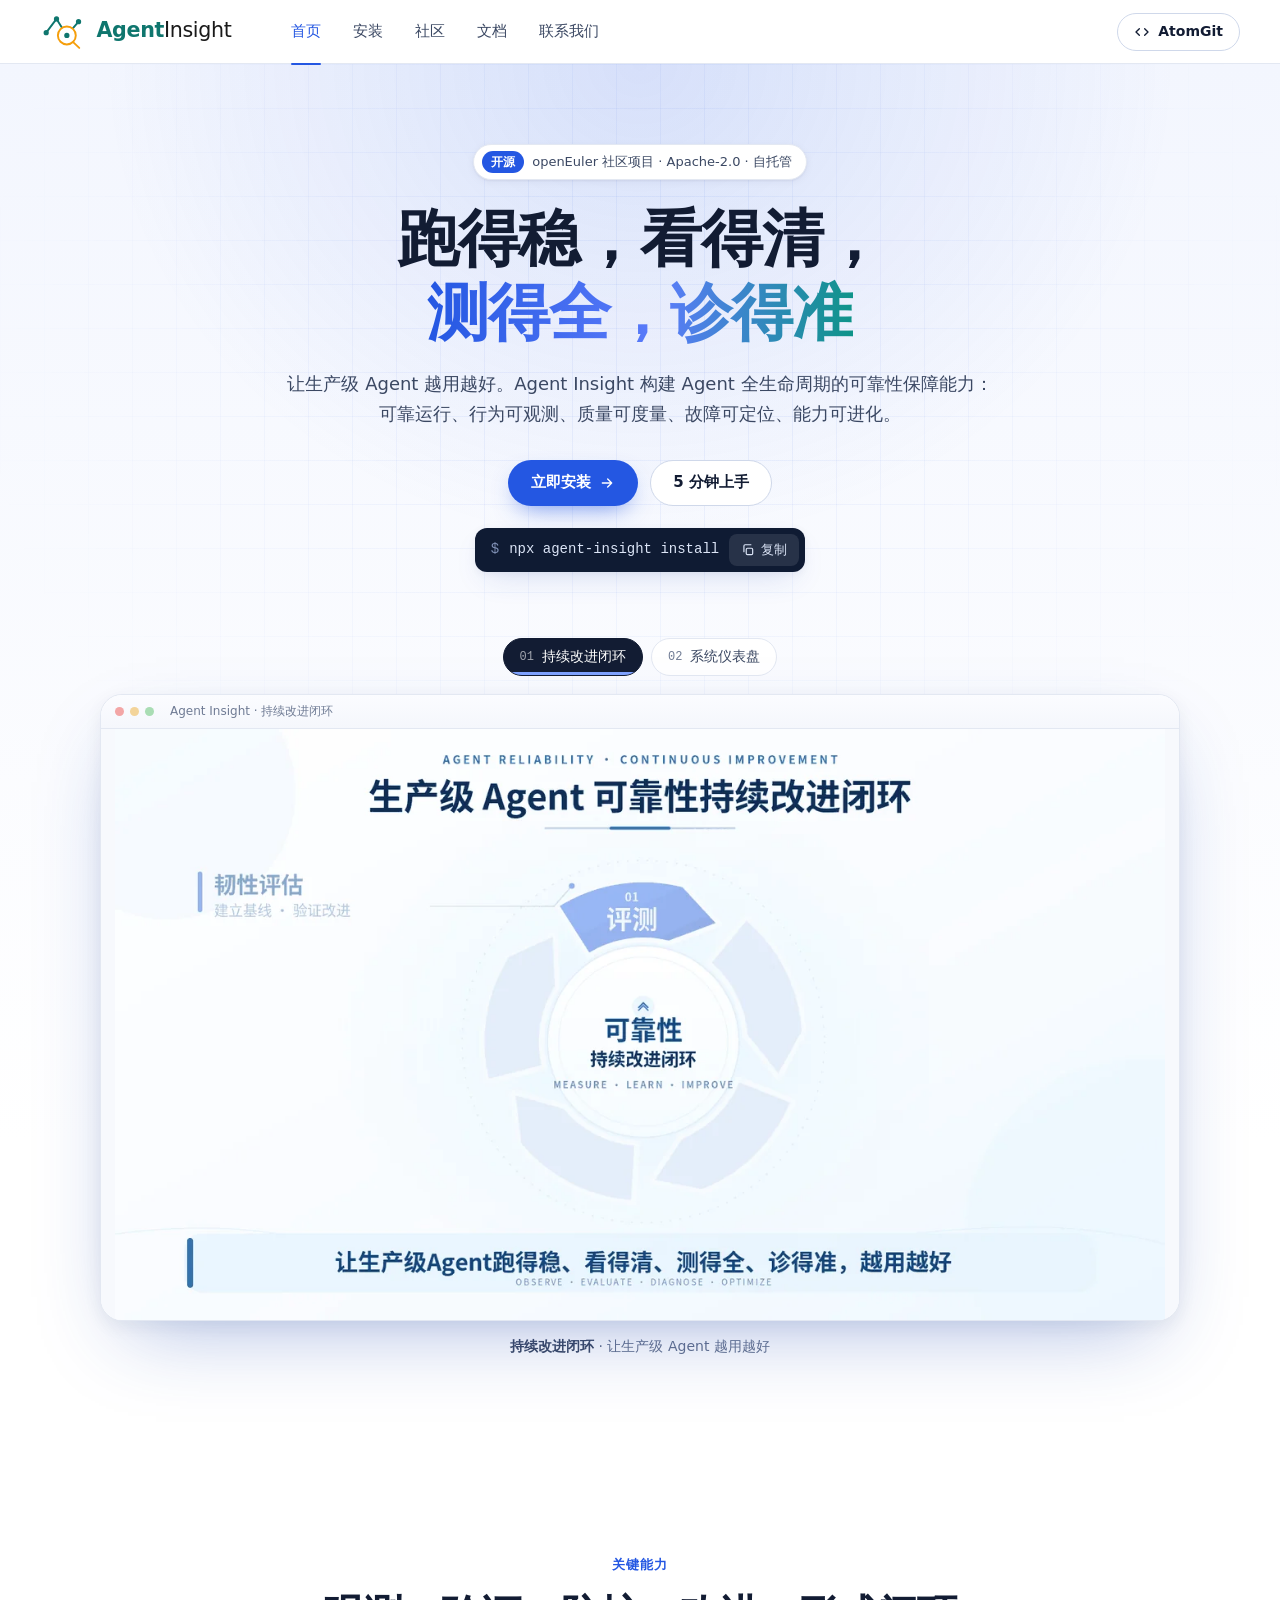
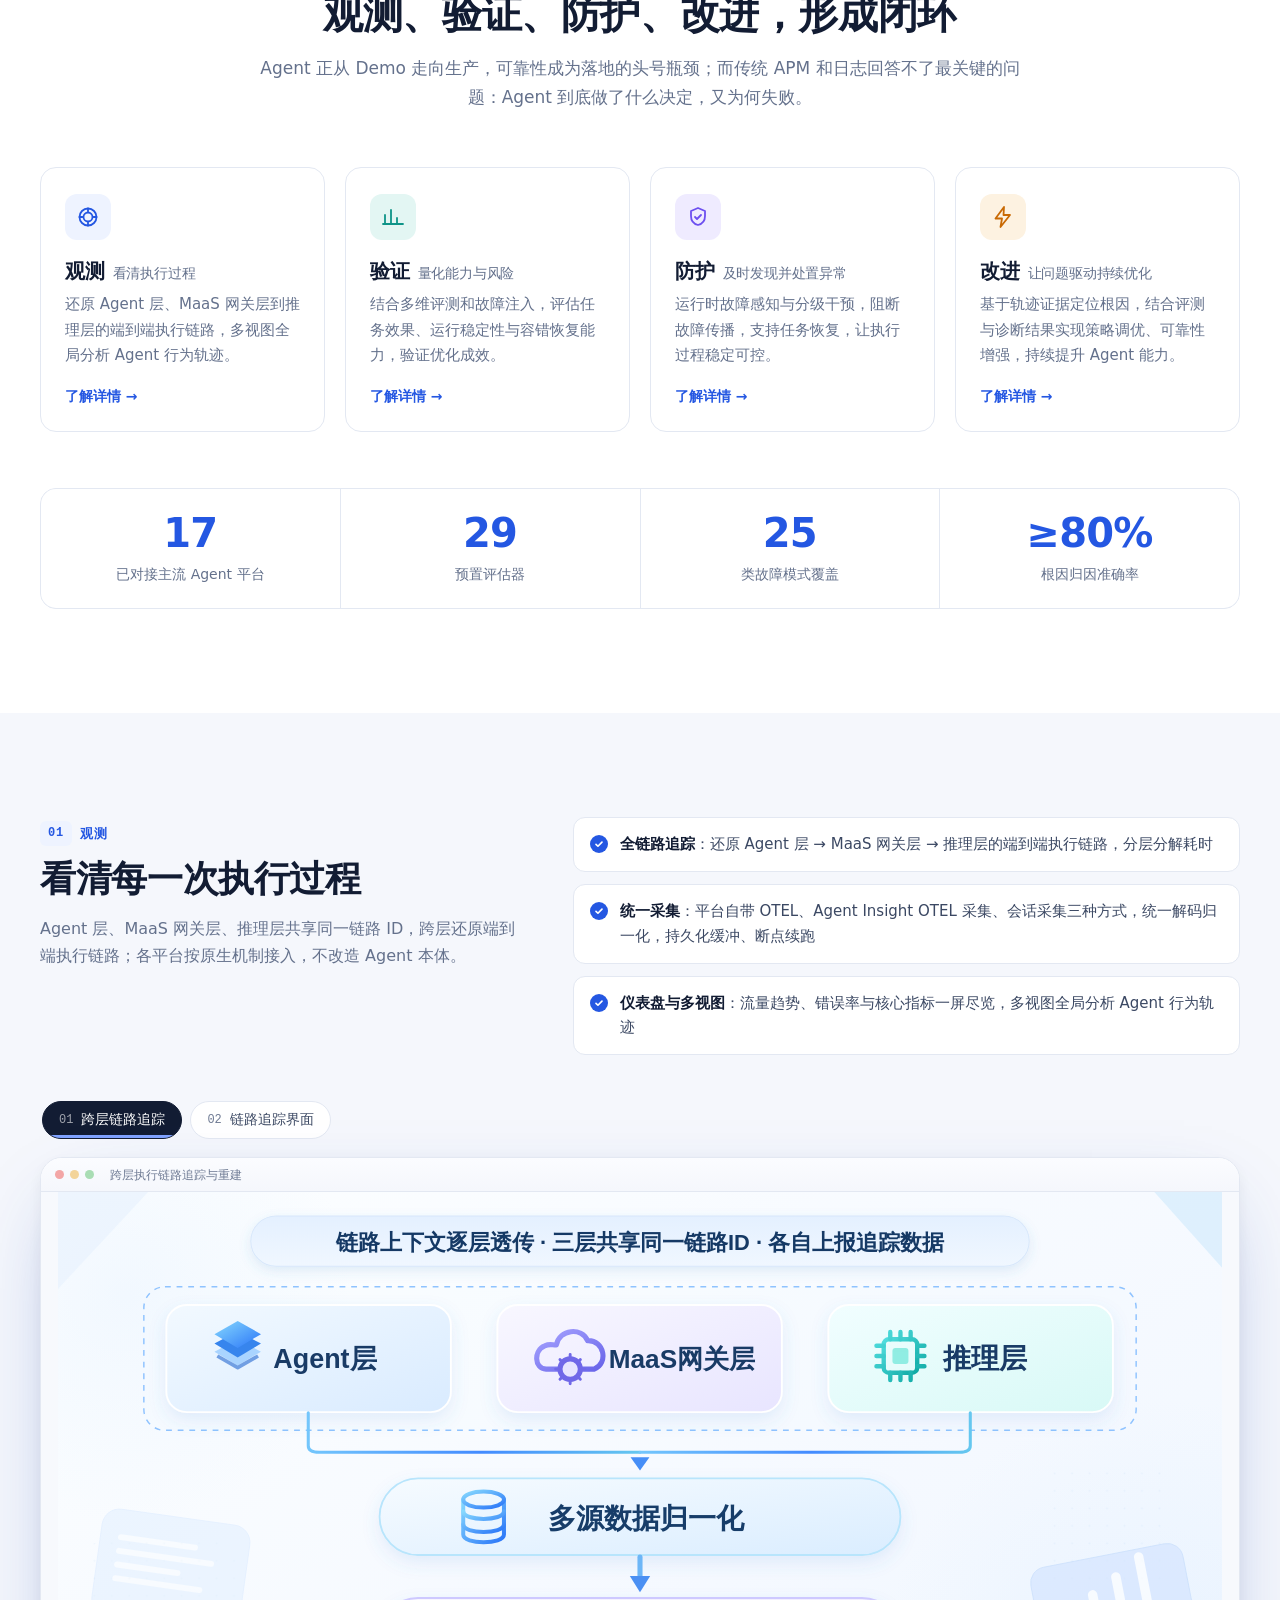
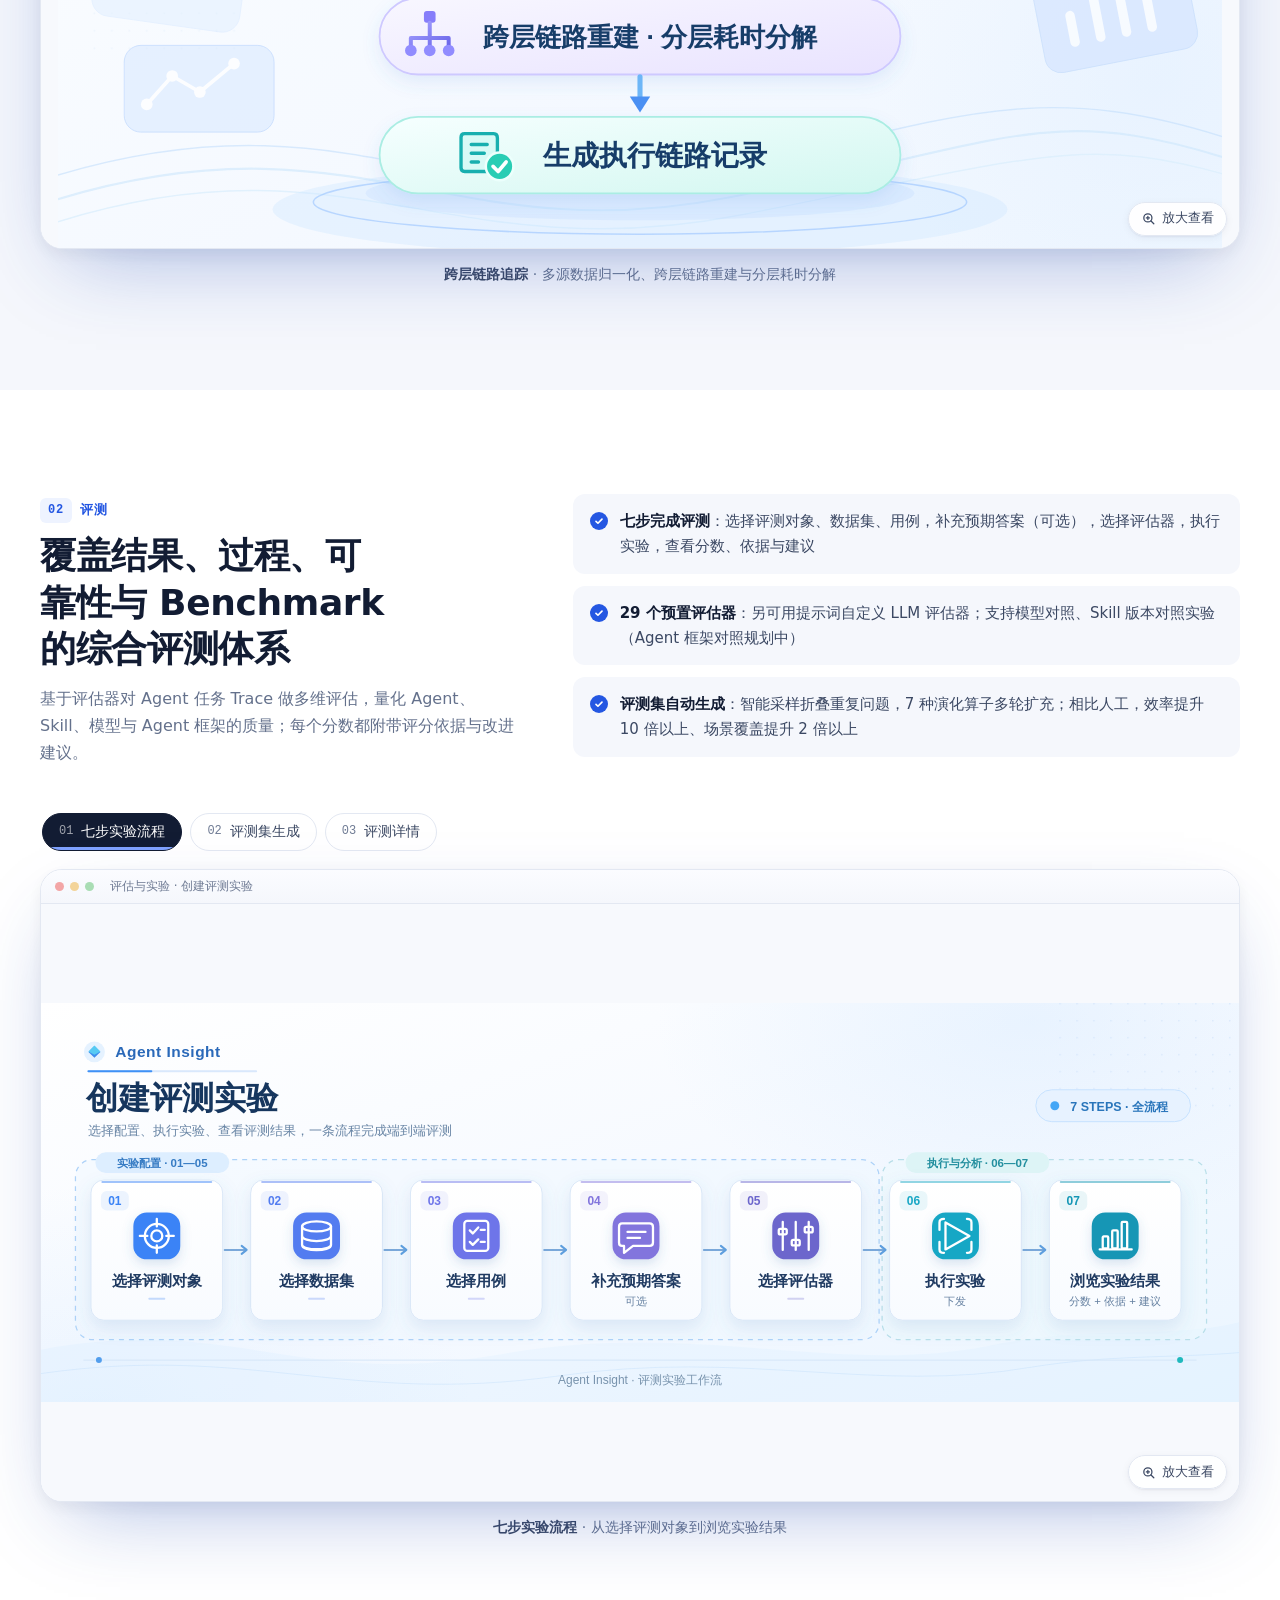
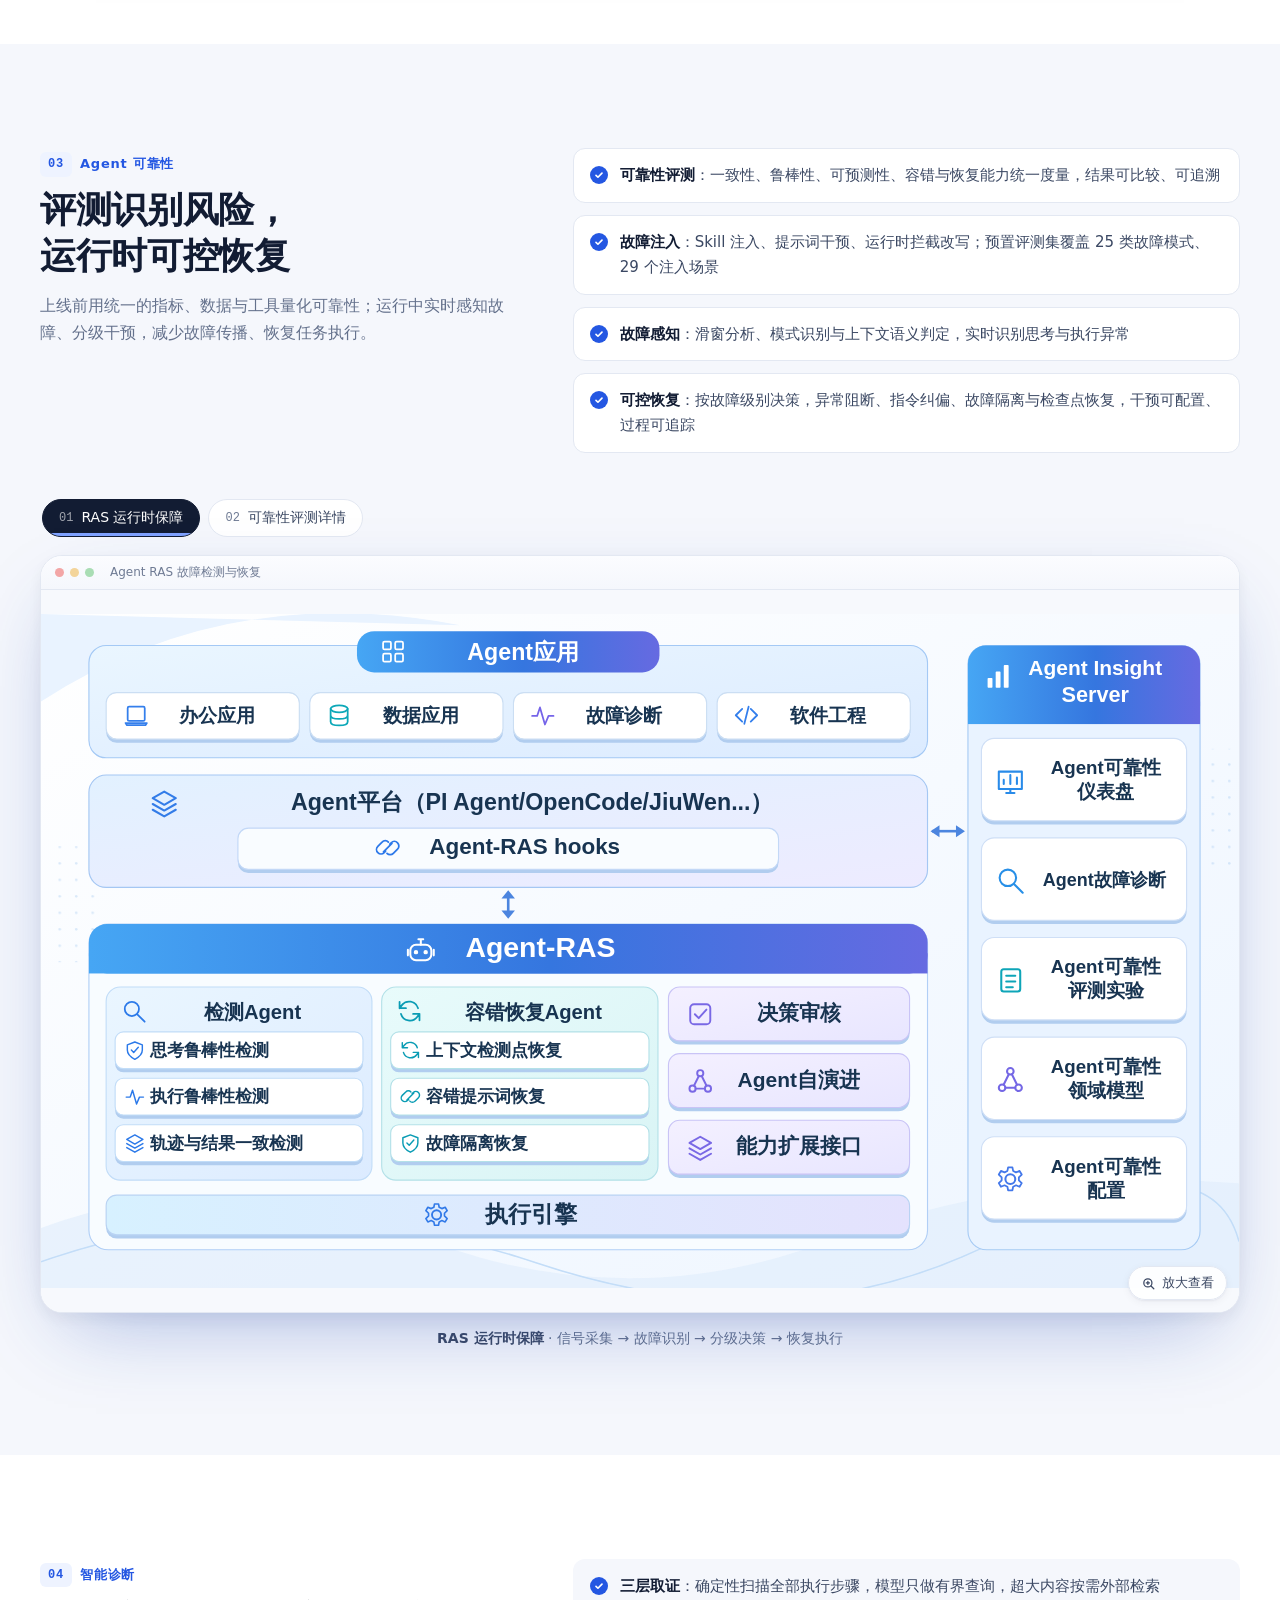
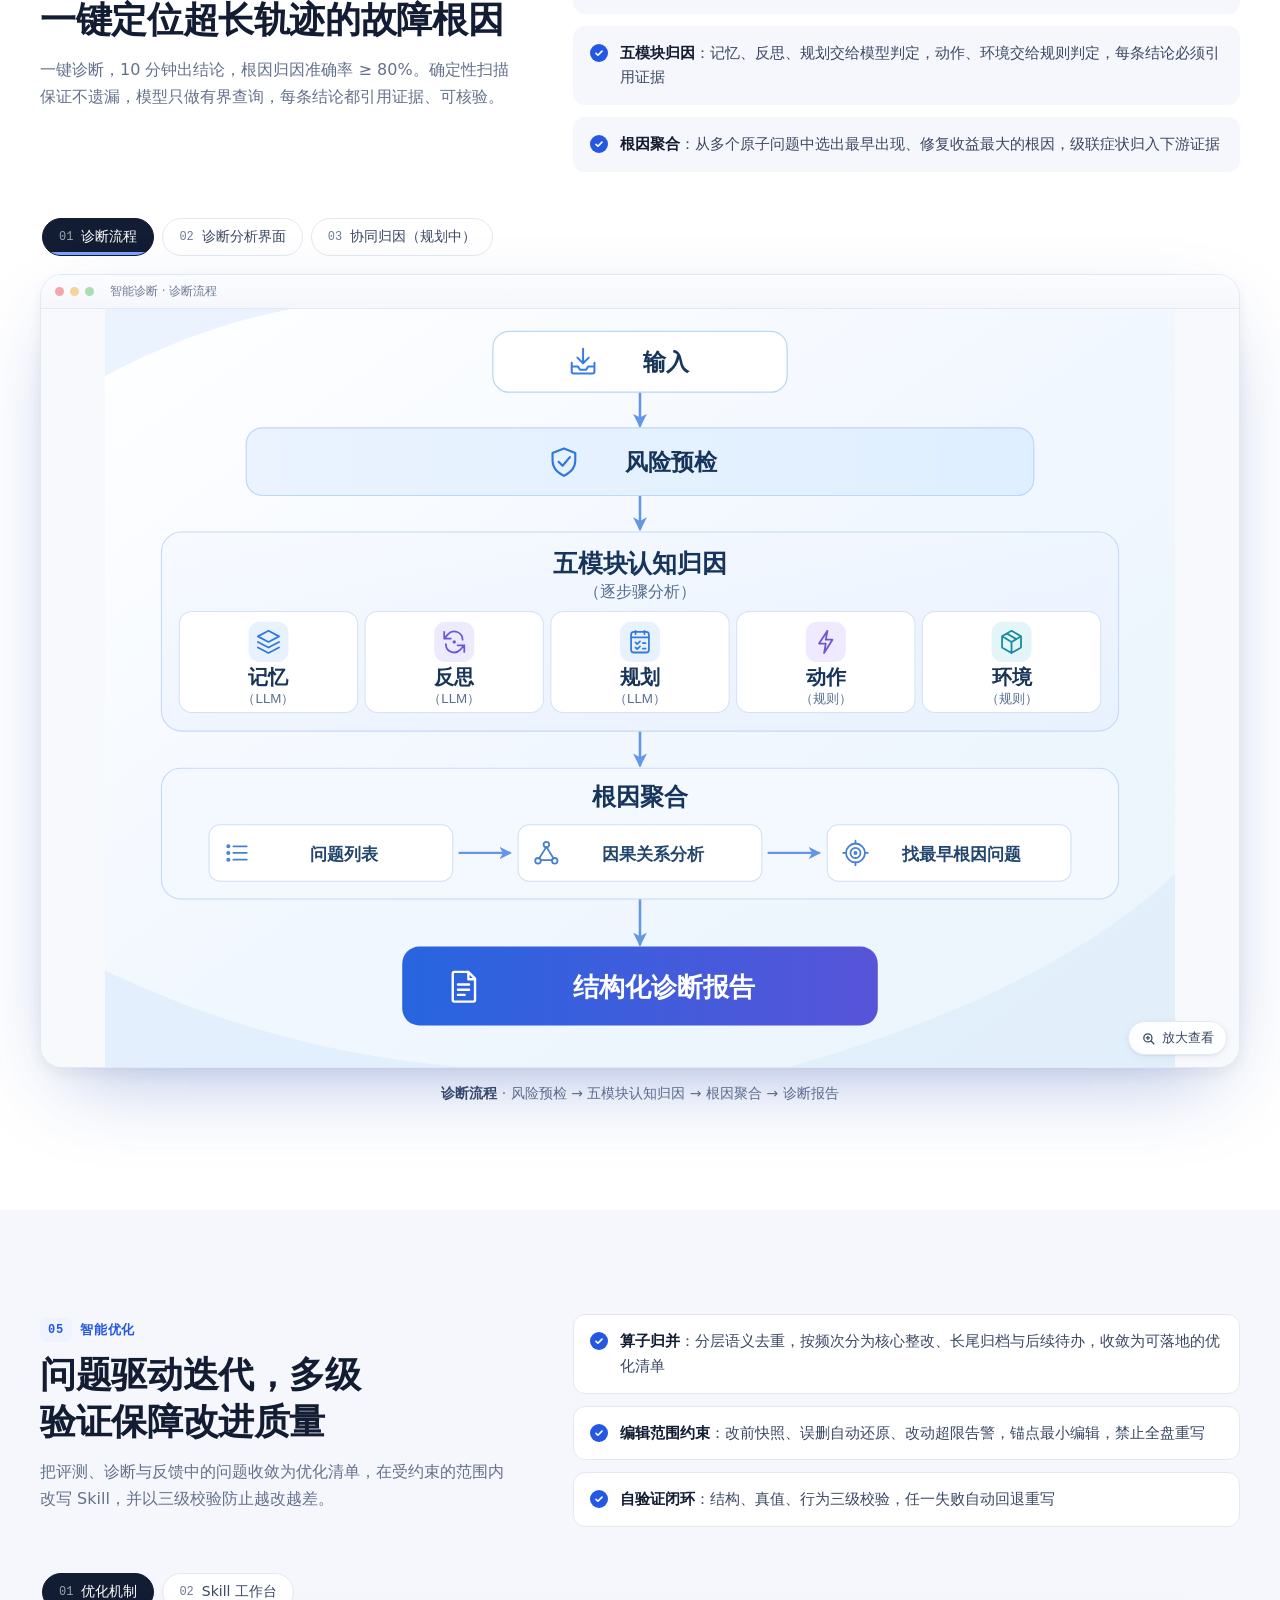
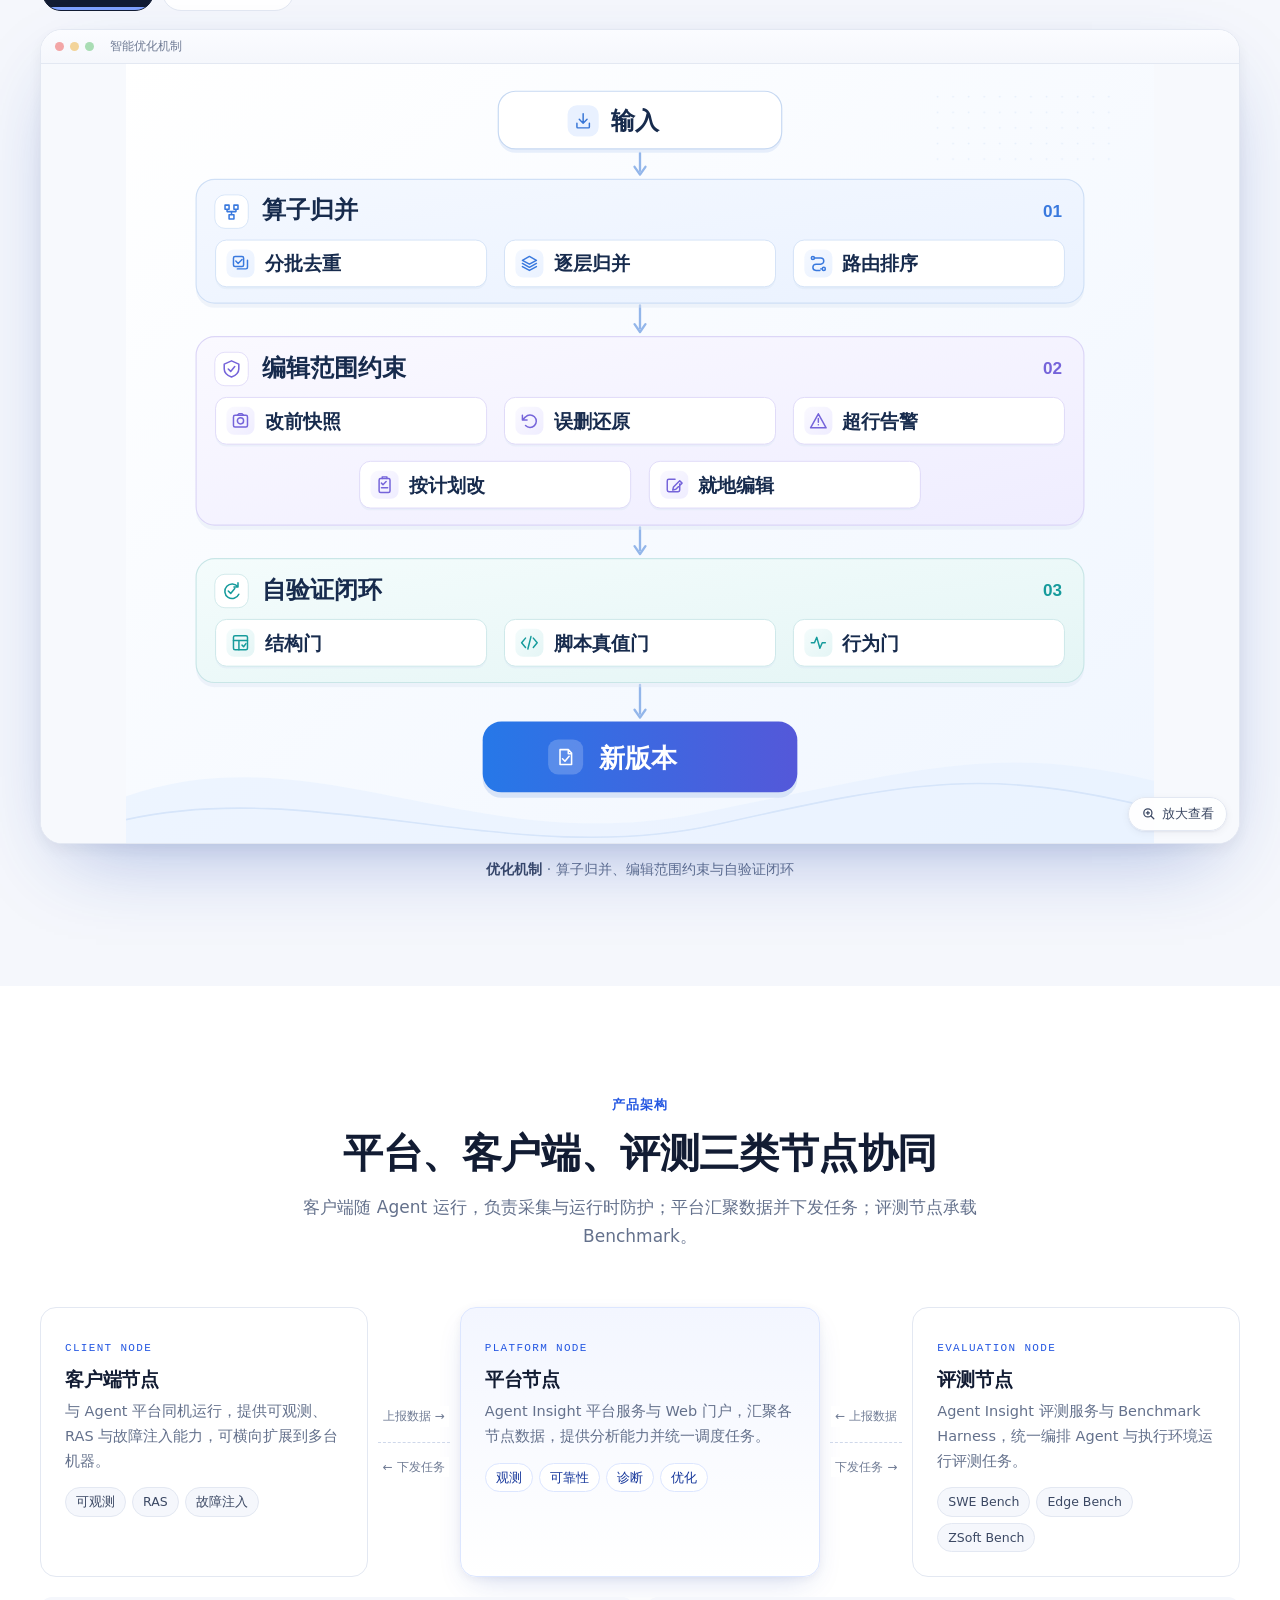
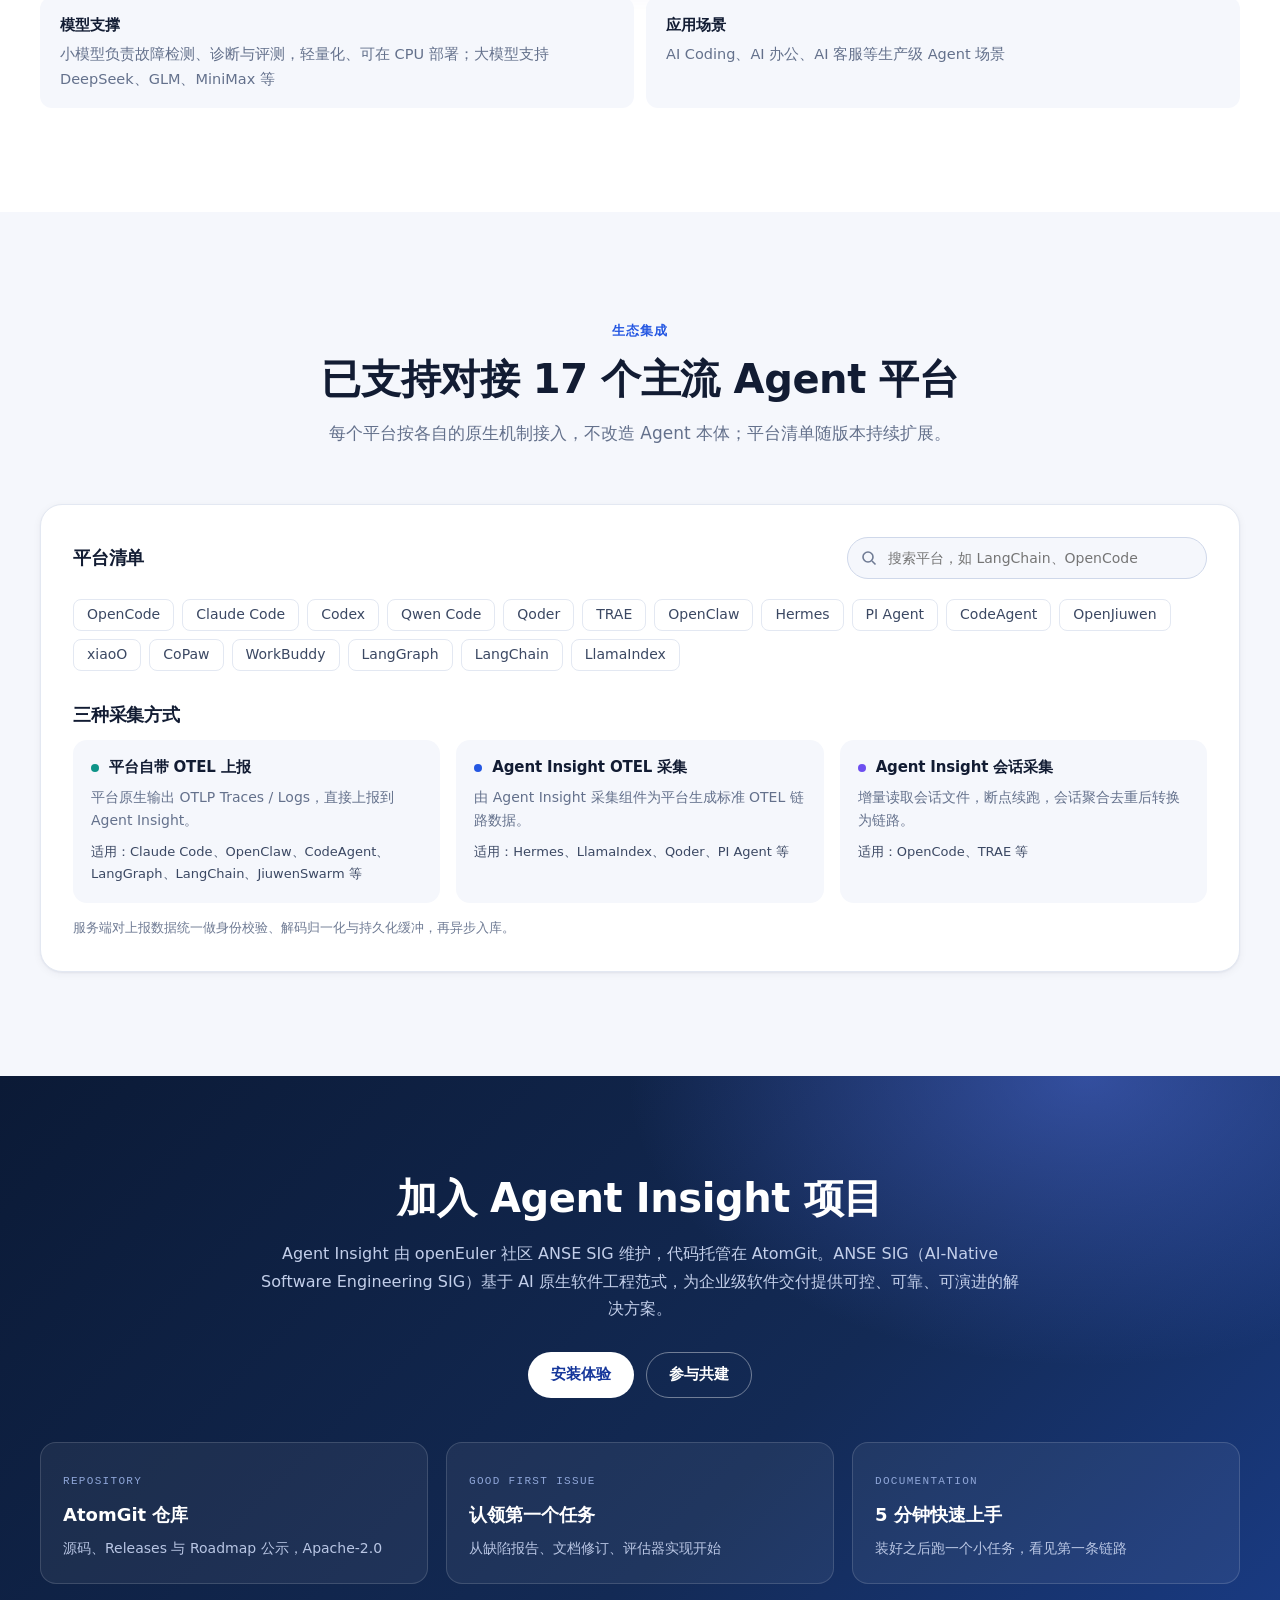
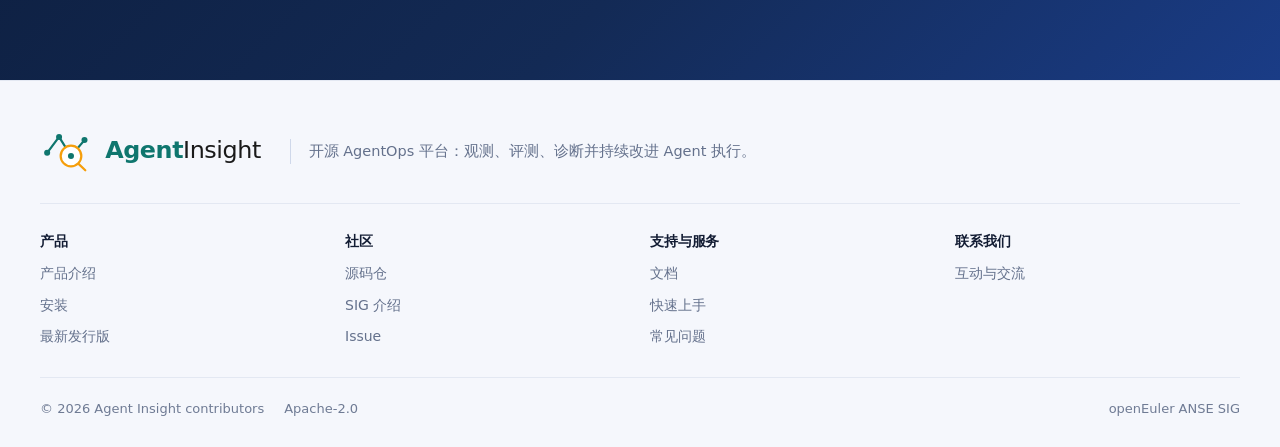
<file: index.html>
<!DOCTYPE html>
<html lang="zh-CN">
<head>
<meta charset="UTF-8">
<meta name="viewport" content="width=device-width, initial-scale=1.0, viewport-fit=cover">
<meta name="theme-color" content="#2457E2">
<title>Agent Insight · 让生产级 Agent 越用越好</title>
<meta name="description" content="Agent Insight 是 openEuler 社区开源的 AgentOps 平台：跨层链路观测、多维评测、故障注入与运行时防护、智能诊断与 Skill 持续优化。Apache-2.0，自托管。">
<link rel="icon" href="assets/img/favicon.svg" type="image/svg+xml">
<link rel="apple-touch-icon" href="assets/img/apple-touch-icon.png">
<meta property="og:type" content="website">
<meta property="og:site_name" content="Agent Insight">
<meta property="og:title" content="Agent Insight · 让生产级 Agent 越用越好">
<meta property="og:description" content="Agent Insight 是 openEuler 社区开源的 AgentOps 平台：跨层链路观测、多维评测、故障注入与运行时防护、智能诊断与 Skill 持续优化。Apache-2.0，自托管。">
<link rel="canonical" href="https://mangooai.github.io/agent-insight-web/">
<meta property="og:url" content="https://mangooai.github.io/agent-insight-web/">
<meta property="og:image" content="https://mangooai.github.io/agent-insight-web/assets/img/og-cover.png">
<meta name="twitter:card" content="summary_large_image">
<link rel="stylesheet" href="assets/css/site.css?v=45">
</head>
<body data-page="home">
<a class="sr-only" href="#main">跳到正文</a>

<nav class="nav" aria-label="主导航">
  <div class="wrap nav-in">
    <a class="nav-logo" href="./" aria-label="Agent Insight 首页"><img src="assets/img/logo.svg" alt="Agent Insight" width="201" height="40"></a>
    <div class="nav-links"><a data-nav="home" href="./">首页</a><a data-nav="install" href="install">安装</a><a data-nav="dev" href="dev">社区</a><a data-nav="docs" href="docs">文档</a><a data-nav="contact" href="contact">联系我们</a></div>
    <div class="nav-right">
      <a class="btn btn-ghost btn-sm nav-repo" data-site="repo" href="#" target="_blank" rel="noopener"><svg viewBox="0 0 24 24" fill="none" stroke="currentColor" stroke-width="2" stroke-linecap="round" stroke-linejoin="round"><path d="M8 7l-5 5 5 5M16 7l5 5-5 5"/></svg>AtomGit</a>
      <button type="button" class="nav-burger" aria-label="打开菜单" aria-expanded="false" aria-controls="mMenu"><span></span></button>
    </div>
  </div>
</nav>
<div class="m-menu" id="mMenu">
  <a class="m-link" data-nav="home" href="./">首页</a><a class="m-link" data-nav="install" href="install">安装</a><a class="m-link" data-nav="dev" href="dev">社区</a><a class="m-link" data-nav="docs" href="docs">文档</a><a class="m-link" data-nav="contact" href="contact">联系我们</a>
  <div class="m-actions">
    <a class="btn btn-ghost" data-site="repo" href="#" target="_blank" rel="noopener"><svg viewBox="0 0 24 24" fill="none" stroke="currentColor" stroke-width="2" stroke-linecap="round" stroke-linejoin="round"><path d="M8 7l-5 5 5 5M16 7l5 5-5 5"/></svg>AtomGit 代码仓</a>
  </div>
</div>

<main id="main">
<header class="hero">
  <div class="wrap">
    <div class="hero-copy">
      <span class="hero-badge"><b>开源</b>openEuler 社区项目 · Apache-2.0 · 自托管</span>
      <h1>跑得稳，看得清，<br><span class="grad">测得全，诊得准</span></h1>
      <p class="hero-lede">让生产级 Agent 越用越好。Agent Insight 构建 Agent 全生命周期的可靠性保障能力：可靠运行、行为可观测、质量可度量、故障可定位、能力可进化。</p>
      <div class="hero-cta">
        <a class="btn btn-primary" href="install">立即安装 <svg viewBox="0 0 24 24" fill="none" stroke="currentColor" stroke-width="2" stroke-linecap="round" stroke-linejoin="round"><path d="M5 12h14M13 6l6 6-6 6"/></svg></a>
        <a class="btn btn-ghost" href="docs#/quick-start">5 分钟上手</a>
      </div>
      <div class="cmd"><span class="pr">$</span><code>npx agent-insight install</code><button type="button" class="copy-btn" data-copy="npx agent-insight install" aria-label="复制安装命令"><svg viewBox="0 0 24 24" fill="none" stroke="currentColor" stroke-width="2" stroke-linecap="round" stroke-linejoin="round"><rect x="9" y="9" width="11" height="11" rx="2"/><path d="M5 15V5a2 2 0 0 1 2-2h10"/></svg><span>复制</span></button></div>
    </div>
    <div class="hero-stage">
      <div class="gallery g-center" data-gallery data-autoplay="6000" style="--dur:6000ms">
        <div class="g-tabs" role="tablist" aria-label="切换图片"><button type="button" class="g-tab" role="tab" aria-selected="true"><span class="n">01</span>持续改进闭环<i class="g-prog" aria-hidden="true"></i></button><button type="button" class="g-tab" role="tab" aria-selected="false"><span class="n">02</span>系统仪表盘<i class="g-prog" aria-hidden="true"></i></button></div>
        <div class="frame"><div class="frame-bar" aria-hidden="true"><i></i><i></i><i></i><span>Agent Insight · 持续改进闭环</span></div>
          <div class="g-stage" style="aspect-ratio:1000/548"><figure class="g-panel is-active" role="tabpanel" data-title="Agent Insight · 持续改进闭环" data-cap="<b>持续改进闭环</b> · 让生产级 Agent 越用越好"><video muted loop playsinline preload="metadata" poster="assets/img/hero-1-poster.webp" width="1280" height="720" aria-label="生产级 Agent 可靠性持续改进闭环动画"><source src="assets/img/hero-1.mp4" type="video/mp4"></video></figure><figure class="g-panel" role="tabpanel" data-title="Agent Insight · 系统仪表盘" data-cap="<b>系统仪表盘</b> · 趋势与核心指标一屏尽览"><picture><source srcset="assets/img/hero-2.webp" type="image/webp"><img src="assets/img/hero-2.png" data-full="assets/img/hero-2.png" alt="系统仪表盘：Trace 流量趋势、错误率与核心指标" width="1633" height="872" loading="lazy" decoding="async"></picture><button type="button" class="zoom-btn" aria-label="放大查看：系统仪表盘"><svg viewBox="0 0 24 24" fill="none" stroke="currentColor" stroke-width="2" stroke-linecap="round"><circle cx="11" cy="11" r="6.5"/><path d="M16 16l4.5 4.5M11 8.5v5M8.5 11h5"/></svg><span>放大查看</span></button></figure></div>
        </div>
        <p class="g-cap"><b>持续改进闭环</b> · 让生产级 Agent 越用越好</p>
      </div>
    </div>
  </div>
</header>

<section class="sec" id="features" aria-labelledby="features-t">
  <div class="wrap">
    <div class="sec-head reveal">
      <span class="eyebrow">关键能力</span>
      <h2 id="features-t">观测、验证、防护、改进，形成闭环</h2>
      <p>Agent 正从 Demo 走向生产，可靠性成为落地的头号瓶颈；而传统 APM 和日志回答不了最关键的问题：Agent 到底做了什么决定，又为何失败。</p>
    </div>
    <div class="caps">
      <a class="cap reveal" href="#observe">
        <span class="cap-ico c-blue"><svg viewBox="0 0 24 24" fill="none" stroke="currentColor" stroke-width="1.8" stroke-linecap="round" stroke-linejoin="round"><circle cx="12" cy="12" r="8.5"/><circle cx="12" cy="12" r="4.5"/><path d="M12 3.5v3M12 17.5v3M3.5 12h3M17.5 12h3"/></svg></span>
        <h3>观测<small>看清执行过程</small></h3>
        <p>还原 Agent 层、MaaS 网关层到推理层的端到端执行链路，多视图全局分析 Agent 行为轨迹。</p>
        <span class="more">了解详情 →</span>
      </a>
      <a class="cap reveal" href="#evaluate">
        <span class="cap-ico c-teal"><svg viewBox="0 0 24 24" fill="none" stroke="currentColor" stroke-width="1.8" stroke-linecap="round" stroke-linejoin="round"><path d="M4 19V10M10 19V5M16 19v-6M22 19H2"/></svg></span>
        <h3>验证<small>量化能力与风险</small></h3>
        <p>结合多维评测和故障注入，评估任务效果、运行稳定性与容错恢复能力，验证优化成效。</p>
        <span class="more">了解详情 →</span>
      </a>
      <a class="cap reveal" href="#reliability">
        <span class="cap-ico c-violet"><svg viewBox="0 0 24 24" fill="none" stroke="currentColor" stroke-width="1.8" stroke-linecap="round" stroke-linejoin="round"><path d="M12 3l7 3v5c0 4.6-3 8-7 9-4-1-7-4.4-7-9V6z"/><path d="M9 12l2 2 4-4"/></svg></span>
        <h3>防护<small>及时发现并处置异常</small></h3>
        <p>运行时故障感知与分级干预，阻断故障传播，支持任务恢复，让执行过程稳定可控。</p>
        <span class="more">了解详情 →</span>
      </a>
      <a class="cap reveal" href="#diagnose">
        <span class="cap-ico c-amber"><svg viewBox="0 0 24 24" fill="none" stroke="currentColor" stroke-width="1.8" stroke-linecap="round" stroke-linejoin="round"><path d="M13 2L4.5 13.5H11L9.5 22 19 10h-6.5z"/></svg></span>
        <h3>改进<small>让问题驱动持续优化</small></h3>
        <p>基于轨迹证据定位根因，结合评测与诊断结果实现策略调优、可靠性增强，持续提升 Agent 能力。</p>
        <span class="more">了解详情 →</span>
      </a>
    </div>
    <div class="stats reveal">
      <div class="stat"><b>17</b><span>已对接主流 Agent 平台</span></div>
      <div class="stat"><b>29</b><span>预置评估器</span></div>
      <div class="stat"><b>25</b><span>类故障模式覆盖</span></div>
      <div class="stat"><b>≥80%</b><span>根因归因准确率</span></div>
    </div>
  </div>
</section>

<section class="sec sec-soft" id="observe" aria-labelledby="observe-t">
  <div class="wrap">
    <div class="feature-head">
      <div class="reveal">
        <span class="eyebrow"><span class="no">01</span>观测</span>
        <h2 id="observe-t">看清每一次执行过程</h2>
        <p class="lede">Agent 层、MaaS 网关层、推理层共享同一链路 ID，跨层还原端到端执行链路；各平台按原生机制接入，不改造 Agent 本体。</p>
      </div>
      <ul class="points reveal"><li><b>全链路追踪</b>：还原 Agent 层 → MaaS 网关层 → 推理层的端到端执行链路，分层分解耗时</li><li><b>统一采集</b>：平台自带 OTEL、Agent Insight OTEL 采集、会话采集三种方式，统一解码归一化，持久化缓冲、断点续跑</li><li><b>仪表盘与多视图</b>：流量趋势、错误率与核心指标一屏尽览，多视图全局分析 Agent 行为轨迹</li></ul>
    </div>
    <div class="reveal">
      <div class="gallery" data-gallery data-autoplay="5000" style="--dur:5000ms">
        <div class="g-tabs" role="tablist" aria-label="切换图片"><button type="button" class="g-tab" role="tab" aria-selected="true"><span class="n">01</span>跨层链路追踪<i class="g-prog" aria-hidden="true"></i></button><button type="button" class="g-tab" role="tab" aria-selected="false"><span class="n">02</span>链路追踪界面<i class="g-prog" aria-hidden="true"></i></button></div>
        <div class="frame"><div class="frame-bar" aria-hidden="true"><i></i><i></i><i></i><span>跨层执行链路追踪与重建</span></div>
          <div class="g-stage" style="aspect-ratio:1000/547"><figure class="g-panel is-active" role="tabpanel" data-title="跨层执行链路追踪与重建" data-cap="<b>跨层链路追踪</b> · 多源数据归一化、跨层链路重建与分层耗时分解"><img src="assets/img/observe-1.svg" alt="跨层链路追踪与重建：Agent 层、MaaS 网关层、推理层共享同一链路 ID" width="1600" height="900" loading="lazy" decoding="async"><button type="button" class="zoom-btn" aria-label="放大查看：跨层链路追踪"><svg viewBox="0 0 24 24" fill="none" stroke="currentColor" stroke-width="2" stroke-linecap="round"><circle cx="11" cy="11" r="6.5"/><path d="M16 16l4.5 4.5M11 8.5v5M8.5 11h5"/></svg><span>放大查看</span></button></figure><figure class="g-panel" role="tabpanel" data-title="运行观测 · 链路追踪" data-cap="<b>链路追踪界面</b> · 完整执行链路逐层展开"><picture><source srcset="assets/img/observe-2.webp" type="image/webp"><img src="assets/img/observe-2.png" data-full="assets/img/observe-2.png" alt="链路追踪界面：完整执行链路逐层展开" width="1636" height="871" loading="lazy" decoding="async"></picture><button type="button" class="zoom-btn" aria-label="放大查看：链路追踪界面"><svg viewBox="0 0 24 24" fill="none" stroke="currentColor" stroke-width="2" stroke-linecap="round"><circle cx="11" cy="11" r="6.5"/><path d="M16 16l4.5 4.5M11 8.5v5M8.5 11h5"/></svg><span>放大查看</span></button></figure></div>
        </div>
        <p class="g-cap"><b>跨层链路追踪</b> · 多源数据归一化、跨层链路重建与分层耗时分解</p>
      </div>
    </div>
  </div>
</section>
<section class="sec" id="evaluate" aria-labelledby="evaluate-t">
  <div class="wrap">
    <div class="feature-head">
      <div class="reveal">
        <span class="eyebrow"><span class="no">02</span>评测</span>
        <h2 id="evaluate-t">覆盖结果、过程、可靠性与 Benchmark 的综合评测体系</h2>
        <p class="lede">基于评估器对 Agent 任务 Trace 做多维评估，量化 Agent、Skill、模型与 Agent 框架的质量；每个分数都附带评分依据与改进建议。</p>
      </div>
      <ul class="points reveal"><li><b>七步完成评测</b>：选择评测对象、数据集、用例，补充预期答案（可选），选择评估器，执行实验，查看分数、依据与建议</li><li><b>29 个预置评估器</b>：另可用提示词自定义 LLM 评估器；支持模型对照、Skill 版本对照实验（Agent 框架对照规划中）</li><li><b>评测集自动生成</b>：智能采样折叠重复问题，7 种演化算子多轮扩充；相比人工，效率提升 10 倍以上、场景覆盖提升 2 倍以上</li></ul>
    </div>
    <div class="reveal">
      <div class="gallery" data-gallery data-autoplay="5000" style="--dur:5000ms">
        <div class="g-tabs" role="tablist" aria-label="切换图片"><button type="button" class="g-tab" role="tab" aria-selected="true"><span class="n">01</span>七步实验流程<i class="g-prog" aria-hidden="true"></i></button><button type="button" class="g-tab" role="tab" aria-selected="false"><span class="n">02</span>评测集生成<i class="g-prog" aria-hidden="true"></i></button><button type="button" class="g-tab" role="tab" aria-selected="false"><span class="n">03</span>评测详情<i class="g-prog" aria-hidden="true"></i></button></div>
        <div class="frame"><div class="frame-bar" aria-hidden="true"><i></i><i></i><i></i><span>评估与实验 · 创建评测实验</span></div>
          <div class="g-stage" style="aspect-ratio:1000/499"><figure class="g-panel is-active" role="tabpanel" data-title="评估与实验 · 创建评测实验" data-cap="<b>七步实验流程</b> · 从选择评测对象到浏览实验结果"><img src="assets/img/evaluate-1.svg" alt="创建评测实验七步流程：从选择评测对象到浏览实验结果" width="2400" height="800" loading="lazy" decoding="async"><button type="button" class="zoom-btn" aria-label="放大查看：七步实验流程"><svg viewBox="0 0 24 24" fill="none" stroke="currentColor" stroke-width="2" stroke-linecap="round"><circle cx="11" cy="11" r="6.5"/><path d="M16 16l4.5 4.5M11 8.5v5M8.5 11h5"/></svg><span>放大查看</span></button></figure><figure class="g-panel" role="tabpanel" data-title="生产 Trace 数据演化流程" data-cap="<b>评测集生成</b> · 智能采样、7 种演化算子与数据脱敏"><img src="assets/img/evaluate-2.svg" alt="评测集生成：智能采样与数据演化" width="2400" height="1400" loading="lazy" decoding="async"><button type="button" class="zoom-btn" aria-label="放大查看：评测集生成"><svg viewBox="0 0 24 24" fill="none" stroke="currentColor" stroke-width="2" stroke-linecap="round"><circle cx="11" cy="11" r="6.5"/><path d="M16 16l4.5 4.5M11 8.5v5M8.5 11h5"/></svg><span>放大查看</span></button></figure><figure class="g-panel" role="tabpanel" data-title="评估与实验 · Trace 评测详情" data-cap="<b>评测详情</b> · 结果评测、轨迹评测与评分点证据"><picture><source srcset="assets/img/evaluate-3.webp" type="image/webp"><img src="assets/img/evaluate-3.png" data-full="assets/img/evaluate-3.png" alt="Trace 评测详情：结果评测、轨迹评测与评分点证据" width="1800" height="1152" loading="lazy" decoding="async"></picture><button type="button" class="zoom-btn" aria-label="放大查看：评测详情"><svg viewBox="0 0 24 24" fill="none" stroke="currentColor" stroke-width="2" stroke-linecap="round"><circle cx="11" cy="11" r="6.5"/><path d="M16 16l4.5 4.5M11 8.5v5M8.5 11h5"/></svg><span>放大查看</span></button></figure></div>
        </div>
        <p class="g-cap"><b>七步实验流程</b> · 从选择评测对象到浏览实验结果</p>
      </div>
    </div>
  </div>
</section>
<section class="sec sec-soft" id="reliability" aria-labelledby="reliability-t">
  <div class="wrap">
    <div class="feature-head">
      <div class="reveal">
        <span class="eyebrow"><span class="no">03</span>Agent 可靠性</span>
        <h2 id="reliability-t">评测识别风险，运行时可控恢复</h2>
        <p class="lede">上线前用统一的指标、数据与工具量化可靠性；运行中实时感知故障、分级干预，减少故障传播、恢复任务执行。</p>
      </div>
      <ul class="points reveal"><li><b>可靠性评测</b>：一致性、鲁棒性、可预测性、容错与恢复能力统一度量，结果可比较、可追溯</li><li><b>故障注入</b>：Skill 注入、提示词干预、运行时拦截改写；预置评测集覆盖 25 类故障模式、29 个注入场景</li><li><b>故障感知</b>：滑窗分析、模式识别与上下文语义判定，实时识别思考与执行异常</li><li><b>可控恢复</b>：按故障级别决策，异常阻断、指令纠偏、故障隔离与检查点恢复，干预可配置、过程可追踪</li></ul>
    </div>
    <div class="reveal">
      <div class="gallery" data-gallery data-autoplay="5000" style="--dur:5000ms">
        <div class="g-tabs" role="tablist" aria-label="切换图片"><button type="button" class="g-tab" role="tab" aria-selected="true"><span class="n">01</span>RAS 运行时保障<i class="g-prog" aria-hidden="true"></i></button><button type="button" class="g-tab" role="tab" aria-selected="false"><span class="n">02</span>可靠性评测详情<i class="g-prog" aria-hidden="true"></i></button></div>
        <div class="frame"><div class="frame-bar" aria-hidden="true"><i></i><i></i><i></i><span>Agent RAS 故障检测与恢复</span></div>
          <div class="g-stage" style="aspect-ratio:1000/603"><figure class="g-panel is-active" role="tabpanel" data-title="Agent RAS 故障检测与恢复" data-cap="<b>RAS 运行时保障</b> · 信号采集 → 故障识别 → 分级决策 → 恢复执行"><img src="assets/img/ras-1.svg" alt="Agent RAS 运行时保障架构：故障感知、分级决策与可控恢复" width="1600" height="900" loading="lazy" decoding="async"><button type="button" class="zoom-btn" aria-label="放大查看：RAS 运行时保障"><svg viewBox="0 0 24 24" fill="none" stroke="currentColor" stroke-width="2" stroke-linecap="round"><circle cx="11" cy="11" r="6.5"/><path d="M16 16l4.5 4.5M11 8.5v5M8.5 11h5"/></svg><span>放大查看</span></button></figure><figure class="g-panel" role="tabpanel" data-title="Agent 可靠性 · 评测详情" data-cap="<b>可靠性评测详情</b> · 先确认故障发生，再评价检测、处置与消解"><picture><source srcset="assets/img/ras-2.webp" type="image/webp"><img src="assets/img/ras-2.png" data-full="assets/img/ras-2.png" alt="可靠性评测详情：故障检测、触发处置与故障消解评分点" width="1800" height="1162" loading="lazy" decoding="async"></picture><button type="button" class="zoom-btn" aria-label="放大查看：可靠性评测详情"><svg viewBox="0 0 24 24" fill="none" stroke="currentColor" stroke-width="2" stroke-linecap="round"><circle cx="11" cy="11" r="6.5"/><path d="M16 16l4.5 4.5M11 8.5v5M8.5 11h5"/></svg><span>放大查看</span></button></figure></div>
        </div>
        <p class="g-cap"><b>RAS 运行时保障</b> · 信号采集 → 故障识别 → 分级决策 → 恢复执行</p>
      </div>
    </div>
  </div>
</section>
<section class="sec" id="diagnose" aria-labelledby="diagnose-t">
  <div class="wrap">
    <div class="feature-head">
      <div class="reveal">
        <span class="eyebrow"><span class="no">04</span>智能诊断</span>
        <h2 id="diagnose-t">一键定位超长轨迹的故障根因</h2>
        <p class="lede">一键诊断，10 分钟出结论，根因归因准确率 ≥ 80%。确定性扫描保证不遗漏，模型只做有界查询，每条结论都引用证据、可核验。</p>
      </div>
      <ul class="points reveal"><li><b>三层取证</b>：确定性扫描全部执行步骤，模型只做有界查询，超大内容按需外部检索</li><li><b>五模块归因</b>：记忆、反思、规划交给模型判定，动作、环境交给规则判定，每条结论必须引用证据</li><li><b>根因聚合</b>：从多个原子问题中选出最早出现、修复收益最大的根因，级联症状归入下游证据</li></ul>
    </div>
    <div class="reveal">
      <div class="gallery" data-gallery data-autoplay="5000" style="--dur:5000ms">
        <div class="g-tabs" role="tablist" aria-label="切换图片"><button type="button" class="g-tab" role="tab" aria-selected="true"><span class="n">01</span>诊断流程<i class="g-prog" aria-hidden="true"></i></button><button type="button" class="g-tab" role="tab" aria-selected="false"><span class="n">02</span>诊断分析界面<i class="g-prog" aria-hidden="true"></i></button><button type="button" class="g-tab" role="tab" aria-selected="false"><span class="n">03</span>协同归因（规划中）<i class="g-prog" aria-hidden="true"></i></button></div>
        <div class="frame"><div class="frame-bar" aria-hidden="true"><i></i><i></i><i></i><span>智能诊断 · 诊断流程</span></div>
          <div class="g-stage" style="aspect-ratio:1000/633"><figure class="g-panel is-active" role="tabpanel" data-title="智能诊断 · 诊断流程" data-cap="<b>诊断流程</b> · 风险预检 → 五模块认知归因 → 根因聚合 → 诊断报告"><img src="assets/img/diagnose-1.svg" alt="智能诊断流程：风险预检、五模块认知归因、根因聚合与结构化诊断报告" width="1440" height="1020" loading="lazy" decoding="async"><button type="button" class="zoom-btn" aria-label="放大查看：诊断流程"><svg viewBox="0 0 24 24" fill="none" stroke="currentColor" stroke-width="2" stroke-linecap="round"><circle cx="11" cy="11" r="6.5"/><path d="M16 16l4.5 4.5M11 8.5v5M8.5 11h5"/></svg><span>放大查看</span></button></figure><figure class="g-panel" role="tabpanel" data-title="诊断分析 · 诊断结果" data-cap="<b>诊断分析界面</b> · 关键诊断发现与证据节点"><picture><source srcset="assets/img/diagnose-3.webp" type="image/webp"><img src="assets/img/diagnose-3.png" data-full="assets/img/diagnose-3.png" alt="诊断分析界面：关键诊断发现与证据节点" width="1800" height="1146" loading="lazy" decoding="async"></picture><button type="button" class="zoom-btn" aria-label="放大查看：诊断分析界面"><svg viewBox="0 0 24 24" fill="none" stroke="currentColor" stroke-width="2" stroke-linecap="round"><circle cx="11" cy="11" r="6.5"/><path d="M16 16l4.5 4.5M11 8.5v5M8.5 11h5"/></svg><span>放大查看</span></button></figure><figure class="g-panel" role="tabpanel" data-title="规划中 · 大小模型协同因果归因" data-cap="<b>规划中</b> · 小模型、因果推理与 LLM 语义分层协同的因果归因"><img src="assets/img/diagnose-2.svg" alt="规划中的大小模型协同因果归因架构" width="2400" height="1350" loading="lazy" decoding="async"><button type="button" class="zoom-btn" aria-label="放大查看：协同归因（规划中）"><svg viewBox="0 0 24 24" fill="none" stroke="currentColor" stroke-width="2" stroke-linecap="round"><circle cx="11" cy="11" r="6.5"/><path d="M16 16l4.5 4.5M11 8.5v5M8.5 11h5"/></svg><span>放大查看</span></button></figure></div>
        </div>
        <p class="g-cap"><b>诊断流程</b> · 风险预检 → 五模块认知归因 → 根因聚合 → 诊断报告</p>
      </div>
    </div>
  </div>
</section>
<section class="sec sec-soft" id="optimize" aria-labelledby="optimize-t">
  <div class="wrap">
    <div class="feature-head">
      <div class="reveal">
        <span class="eyebrow"><span class="no">05</span>智能优化</span>
        <h2 id="optimize-t">问题驱动迭代，多级验证保障改进质量</h2>
        <p class="lede">把评测、诊断与反馈中的问题收敛为优化清单，在受约束的范围内改写 Skill，并以三级校验防止越改越差。</p>
      </div>
      <ul class="points reveal"><li><b>算子归并</b>：分层语义去重，按频次分为核心整改、长尾归档与后续待办，收敛为可落地的优化清单</li><li><b>编辑范围约束</b>：改前快照、误删自动还原、改动超限告警，锚点最小编辑，禁止全盘重写</li><li><b>自验证闭环</b>：结构、真值、行为三级校验，任一失败自动回退重写</li></ul>
    </div>
    <div class="reveal">
      <div class="gallery" data-gallery data-autoplay="5000" style="--dur:5000ms">
        <div class="g-tabs" role="tablist" aria-label="切换图片"><button type="button" class="g-tab" role="tab" aria-selected="true"><span class="n">01</span>优化机制<i class="g-prog" aria-hidden="true"></i></button><button type="button" class="g-tab" role="tab" aria-selected="false"><span class="n">02</span>Skill 工作台<i class="g-prog" aria-hidden="true"></i></button></div>
        <div class="frame"><div class="frame-bar" aria-hidden="true"><i></i><i></i><i></i><span>智能优化机制</span></div>
          <div class="g-stage" style="aspect-ratio:1000/650"><figure class="g-panel is-active" role="tabpanel" data-title="智能优化机制" data-cap="<b>优化机制</b> · 算子归并、编辑范围约束与自验证闭环"><img src="assets/img/optimize-1.svg" alt="智能优化机制：算子归并、编辑范围约束与自验证闭环" width="1320" height="1000" loading="lazy" decoding="async"><button type="button" class="zoom-btn" aria-label="放大查看：优化机制"><svg viewBox="0 0 24 24" fill="none" stroke="currentColor" stroke-width="2" stroke-linecap="round"><circle cx="11" cy="11" r="6.5"/><path d="M16 16l4.5 4.5M11 8.5v5M8.5 11h5"/></svg><span>放大查看</span></button></figure><figure class="g-panel" role="tabpanel" data-title="持续优化 · Skill 工作台" data-cap="<b>Skill 工作台</b> · Skill 生成、优化与版本管理"><picture><source srcset="assets/img/product/skill-workspace.webp" type="image/webp"><img src="assets/img/product/skill-workspace.png" data-full="assets/img/product/skill-workspace.png" alt="Skill 工作台界面：从生成到发布" width="1800" height="1003" loading="lazy" decoding="async"></picture><button type="button" class="zoom-btn" aria-label="放大查看：Skill 工作台"><svg viewBox="0 0 24 24" fill="none" stroke="currentColor" stroke-width="2" stroke-linecap="round"><circle cx="11" cy="11" r="6.5"/><path d="M16 16l4.5 4.5M11 8.5v5M8.5 11h5"/></svg><span>放大查看</span></button></figure></div>
        </div>
        <p class="g-cap"><b>优化机制</b> · 算子归并、编辑范围约束与自验证闭环</p>
      </div>
    </div>
  </div>
</section>

<section class="sec" id="architecture" aria-labelledby="arch-t">
  <div class="wrap">
    <div class="sec-head reveal">
      <span class="eyebrow">产品架构</span>
      <h2 id="arch-t">平台、客户端、评测三类节点协同</h2>
      <p>客户端随 Agent 运行，负责采集与运行时防护；平台汇聚数据并下发任务；评测节点承载 Benchmark。</p>
    </div>
    <div class="arch reveal">
      <div class="node">
        <span class="k">CLIENT NODE</span>
        <h3>客户端节点</h3>
        <p>与 Agent 平台同机运行，提供可观测、RAS 与故障注入能力，可横向扩展到多台机器。</p>
        <div class="tags"><span>可观测</span><span>RAS</span><span>故障注入</span></div>
      </div>
      <div class="link" aria-hidden="true"><span>上报数据 →</span><span>← 下发任务</span></div>
      <div class="node main">
        <span class="k">PLATFORM NODE</span>
        <h3>平台节点</h3>
        <p>Agent Insight 平台服务与 Web 门户，汇聚各节点数据，提供分析能力并统一调度任务。</p>
        <div class="tags"><span>观测</span><span>可靠性</span><span>诊断</span><span>优化</span></div>
      </div>
      <div class="link" aria-hidden="true"><span>← 上报数据</span><span>下发任务 →</span></div>
      <div class="node">
        <span class="k">EVALUATION NODE</span>
        <h3>评测节点</h3>
        <p>Agent Insight 评测服务与 Benchmark Harness，统一编排 Agent 与执行环境运行评测任务。</p>
        <div class="tags"><span>SWE Bench</span><span>Edge Bench</span><span>ZSoft Bench</span></div>
      </div>
    </div>
    <div class="arch-meta reveal">
      <div><b>模型支撑</b><span>小模型负责故障检测、诊断与评测，轻量化、可在 CPU 部署；大模型支持 DeepSeek、GLM、MiniMax 等</span></div>
      <div><b>应用场景</b><span>AI Coding、AI 办公、AI 客服等生产级 Agent 场景</span></div>
    </div>
  </div>
</section>

<section class="sec sec-soft" id="integrations" aria-labelledby="intg-t">
  <div class="wrap">
    <div class="sec-head reveal">
      <span class="eyebrow">生态集成</span>
      <h2 id="intg-t">已支持对接 17 个主流 Agent 平台</h2>
      <p>每个平台按各自的原生机制接入，不改造 Agent 本体；平台清单随版本持续扩展。</p>
    </div>
    <div class="intg reveal">
      <div class="intg-top">
        <h3>平台清单</h3>
        <label class="search"><svg viewBox="0 0 16 16" fill="none" stroke="currentColor" stroke-width="1.6"><circle cx="7" cy="7" r="5"/><path d="M11 11l3.5 3.5"/></svg>
          <input id="intgFilter" type="search" placeholder="搜索平台，如 LangChain、OpenCode" aria-label="搜索接入平台"></label>
      </div>
      <div id="intgList">
        <div class="igroup flat"><h4 class="sr-only">全部平台</h4><div class="chips"><span class="chip">OpenCode</span><span class="chip">Claude Code</span><span class="chip">Codex</span><span class="chip">Qwen Code</span><span class="chip">Qoder</span><span class="chip">TRAE</span><span class="chip">OpenClaw</span><span class="chip">Hermes</span><span class="chip">PI Agent</span><span class="chip">CodeAgent</span><span class="chip">OpenJiuwen</span><span class="chip">xiaoO</span><span class="chip">CoPaw</span><span class="chip">WorkBuddy</span><span class="chip">LangGraph</span><span class="chip">LangChain</span><span class="chip">LlamaIndex</span></div></div>
        <p class="intg-none" hidden>没有匹配的平台，换个关键词试试。</p>
      </div>
      <h3 class="ways-t">三种采集方式</h3>
      <div class="ways"><div class="way"><h4><i style="background:var(--teal)"></i>平台自带 OTEL 上报</h4><p>平台原生输出 OTLP Traces / Logs，直接上报到 Agent Insight。</p><p class="eg">适用：Claude Code、OpenClaw、CodeAgent、LangGraph、LangChain、JiuwenSwarm 等</p></div><div class="way"><h4><i style="background:var(--blue)"></i>Agent Insight OTEL 采集</h4><p>由 Agent Insight 采集组件为平台生成标准 OTEL 链路数据。</p><p class="eg">适用：Hermes、LlamaIndex、Qoder、PI Agent 等</p></div><div class="way"><h4><i style="background:var(--violet)"></i>Agent Insight 会话采集</h4><p>增量读取会话文件，断点续跑，会话聚合去重后转换为链路。</p><p class="eg">适用：OpenCode、TRAE 等</p></div></div>
      <p class="ways-note">服务端对上报数据统一做身份校验、解码归一化与持久化缓冲，再异步入库。</p>
    </div>
  </div>
</section>

<section class="band" id="join" aria-labelledby="join-t">
  <div class="wrap">
    <h2 id="join-t">加入 Agent Insight 项目</h2>
    <p>Agent Insight 由 openEuler 社区 ANSE SIG 维护，代码托管在 AtomGit。ANSE SIG（AI-Native Software Engineering SIG）基于 AI 原生软件工程范式，为企业级软件交付提供可控、可靠、可演进的解决方案。</p>
    <div class="band-cta">
      <a class="btn btn-white" href="install">安装体验</a>
      <a class="btn btn-outline-light" href="dev">参与共建</a>
    </div>
    <div class="bcards">
      <a class="bcard" data-site="repo" href="#" target="_blank" rel="noopener"><span class="k">REPOSITORY</span><b>AtomGit 仓库</b><span class="d">源码、Releases 与 Roadmap 公示，Apache-2.0</span></a>
      <a class="bcard" data-site="issues" href="#" target="_blank" rel="noopener"><span class="k">GOOD FIRST ISSUE</span><b>认领第一个任务</b><span class="d">从缺陷报告、文档修订、评估器实现开始</span></a>
      <a class="bcard" href="docs#/quick-start"><span class="k">DOCUMENTATION</span><b>5 分钟快速上手</b><span class="d">装好之后跑一个小任务，看见第一条链路</span></a>
    </div>
  </div>
</section>
</main>

<footer class="footer">
  <div class="wrap">
    <div class="footer-top">
      <a class="footer-logo" href="./" aria-label="Agent Insight 首页"><img src="assets/img/logo.svg" alt="Agent Insight" width="231" height="46" loading="lazy"></a>
      <p>开源 AgentOps 平台：观测、评测、诊断并持续改进 Agent 执行。</p>
    </div>
    <div class="footer-grid">
      <div><h4>产品</h4><div class="footer-links"><a href="./">产品介绍</a><a href="install">安装</a><a data-site="releases" href="#" target="_blank" rel="noopener">最新发行版</a></div></div>
      <div><h4>社区</h4><div class="footer-links"><a data-site="repo" href="#" target="_blank" rel="noopener">源码仓</a><a href="dev">SIG 介绍</a><a data-site="issues" href="#" target="_blank" rel="noopener">Issue</a></div></div>
      <div><h4>支持与服务</h4><div class="footer-links"><a href="docs">文档</a><a href="docs#/quick-start">快速上手</a><a href="docs#/faq">常见问题</a></div></div>
      <div><h4>联系我们</h4><div class="footer-links"><a href="contact">互动与交流</a></div></div>
    </div>
    <div class="footer-legal">
      <span>© <span id="year">2026</span> Agent Insight contributors</span>
      <span>Apache-2.0</span>
      <span class="sp">openEuler ANSE SIG</span>
    </div>
  </div>
</footer>
<button type="button" class="to-top" aria-label="回到顶部"><svg viewBox="0 0 24 24" fill="none" stroke="currentColor" stroke-width="2" stroke-linecap="round" stroke-linejoin="round"><path d="M12 19V5M5 12l7-7 7 7"/></svg></button>
<script src="assets/js/site.js?v=45" defer></script>
</body>
</html>
</file>
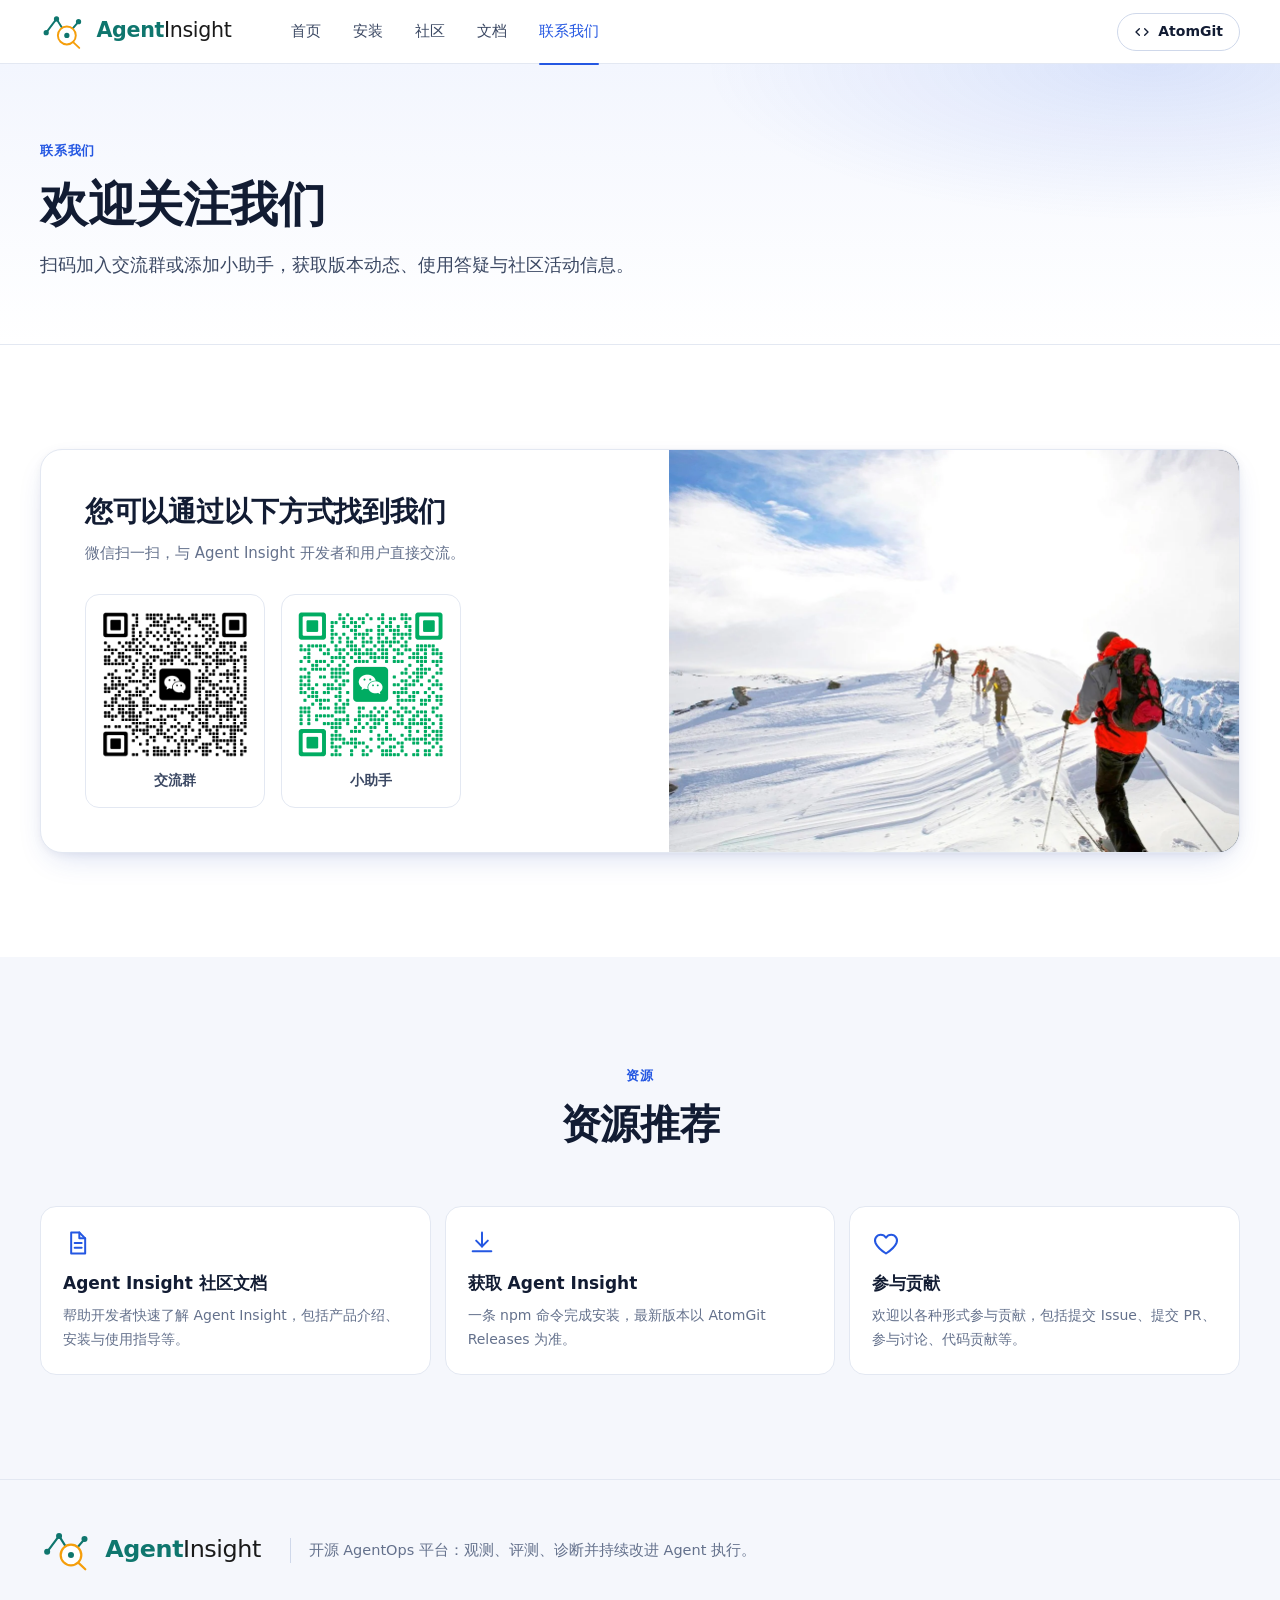
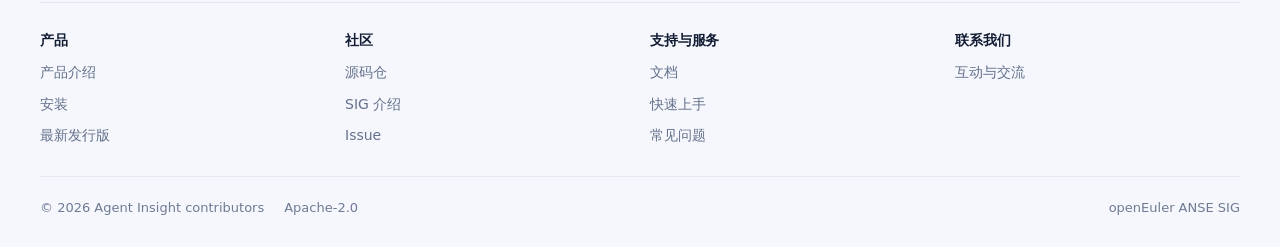
<file: contact.html>
<!DOCTYPE html>
<html lang="zh-CN">
<head>
<meta charset="UTF-8">
<meta name="viewport" content="width=device-width, initial-scale=1.0, viewport-fit=cover">
<meta name="theme-color" content="#2457E2">
<title>联系我们 · Agent Insight</title>
<meta name="description" content="关注 Agent Insight：加入交流群、添加小助手、阅读社区文档、参与贡献。">
<link rel="icon" href="assets/img/favicon.svg" type="image/svg+xml">
<link rel="apple-touch-icon" href="assets/img/apple-touch-icon.png">
<meta property="og:type" content="website">
<meta property="og:site_name" content="Agent Insight">
<meta property="og:title" content="联系我们 · Agent Insight">
<meta property="og:description" content="关注 Agent Insight：加入交流群、添加小助手、阅读社区文档、参与贡献。">
<link rel="canonical" href="https://mangooai.github.io/agent-insight-web/contact">
<meta property="og:url" content="https://mangooai.github.io/agent-insight-web/contact">
<meta property="og:image" content="https://mangooai.github.io/agent-insight-web/assets/img/og-cover.png">
<meta name="twitter:card" content="summary_large_image">
<link rel="stylesheet" href="assets/css/site.css?v=45">
</head>
<body data-page="contact">
<a class="sr-only" href="#main">跳到正文</a>

<nav class="nav" aria-label="主导航">
  <div class="wrap nav-in">
    <a class="nav-logo" href="./" aria-label="Agent Insight 首页"><img src="assets/img/logo.svg" alt="Agent Insight" width="201" height="40"></a>
    <div class="nav-links"><a data-nav="home" href="./">首页</a><a data-nav="install" href="install">安装</a><a data-nav="dev" href="dev">社区</a><a data-nav="docs" href="docs">文档</a><a data-nav="contact" href="contact">联系我们</a></div>
    <div class="nav-right">
      <a class="btn btn-ghost btn-sm nav-repo" data-site="repo" href="#" target="_blank" rel="noopener"><svg viewBox="0 0 24 24" fill="none" stroke="currentColor" stroke-width="2" stroke-linecap="round" stroke-linejoin="round"><path d="M8 7l-5 5 5 5M16 7l5 5-5 5"/></svg>AtomGit</a>
      <button type="button" class="nav-burger" aria-label="打开菜单" aria-expanded="false" aria-controls="mMenu"><span></span></button>
    </div>
  </div>
</nav>
<div class="m-menu" id="mMenu">
  <a class="m-link" data-nav="home" href="./">首页</a><a class="m-link" data-nav="install" href="install">安装</a><a class="m-link" data-nav="dev" href="dev">社区</a><a class="m-link" data-nav="docs" href="docs">文档</a><a class="m-link" data-nav="contact" href="contact">联系我们</a>
  <div class="m-actions">
    <a class="btn btn-ghost" data-site="repo" href="#" target="_blank" rel="noopener"><svg viewBox="0 0 24 24" fill="none" stroke="currentColor" stroke-width="2" stroke-linecap="round" stroke-linejoin="round"><path d="M8 7l-5 5 5 5M16 7l5 5-5 5"/></svg>AtomGit 代码仓</a>
  </div>
</div>

<main id="main">
<header class="page-head">
  <div class="wrap">
    <span class="eyebrow">联系我们</span>
    <h1>欢迎关注我们</h1>
    <p class="lede">扫码加入交流群或添加小助手，获取版本动态、使用答疑与社区活动信息。</p>
  </div>
</header>

<section class="sec" aria-labelledby="find-t">
  <div class="wrap">
    <div class="contact reveal">
      <div class="contact-main">
        <h2 id="find-t">您可以通过以下方式找到我们</h2>
        <p>微信扫一扫，与 Agent Insight 开发者和用户直接交流。</p>
        <div class="qrs">
          <figure class="qr"><img src="assets/img/qr-contact.png" alt="Agent Insight 交流群二维码" width="724" height="725" loading="lazy"><figcaption>交流群</figcaption></figure>
          <figure class="qr"><img src="assets/img/qr-assistant.png" alt="Agent Insight 小助手二维码" width="600" height="600" loading="lazy"><figcaption>小助手</figcaption></figure>
        </div>
      </div>
      <div class="contact-side"><picture><source srcset="assets/img/contact-side.webp" type="image/webp"><img src="assets/img/contact-side.jpg" alt="向着生产级目标持续迈进" width="1400" height="805" loading="lazy"></picture></div>
    </div>
  </div>
</section>

<section class="sec sec-soft" aria-labelledby="res-t">
  <div class="wrap">
    <div class="sec-head reveal">
      <span class="eyebrow">资源</span>
      <h2 id="res-t">资源推荐</h2>
    </div>
    <div class="lcards c3">
      <a class="lcard" href="docs"><svg viewBox="0 0 24 24" fill="none" stroke="currentColor" stroke-width="1.7" stroke-linecap="round" stroke-linejoin="round"><path d="M7 3h7l5 5v13H7z"/><path d="M14 3v5h5"/><path d="M10 12h6M10 16h6"/></svg><b>Agent Insight 社区文档</b><span class="d">帮助开发者快速了解 Agent Insight，包括产品介绍、安装与使用指导等。</span></a>
      <a class="lcard" href="install"><svg viewBox="0 0 24 24" fill="none" stroke="currentColor" stroke-width="1.7" stroke-linecap="round" stroke-linejoin="round"><path d="M12 3v12"/><path d="M7 10l5 5 5-5"/><path d="M4 19h16"/></svg><b>获取 Agent Insight</b><span class="d">一条 npm 命令完成安装，最新版本以 AtomGit Releases 为准。</span></a>
      <a class="lcard" data-site="repo" href="#" target="_blank" rel="noopener"><svg viewBox="0 0 24 24" fill="none" stroke="currentColor" stroke-width="1.7" stroke-linecap="round" stroke-linejoin="round"><path d="M12 21s-7-4.5-9-9c-1.5-3.5 1-7 4.5-7 2 0 3.5 1 4.5 2.5C13 6 14.5 5 16.5 5c3.5 0 6 3.5 4.5 7-2 4.5-9 9-9 9z"/></svg><b>参与贡献</b><span class="d">欢迎以各种形式参与贡献，包括提交 Issue、提交 PR、参与讨论、代码贡献等。</span></a>
    </div>
  </div>
</section>
</main>

<footer class="footer">
  <div class="wrap">
    <div class="footer-top">
      <a class="footer-logo" href="./" aria-label="Agent Insight 首页"><img src="assets/img/logo.svg" alt="Agent Insight" width="231" height="46" loading="lazy"></a>
      <p>开源 AgentOps 平台：观测、评测、诊断并持续改进 Agent 执行。</p>
    </div>
    <div class="footer-grid">
      <div><h4>产品</h4><div class="footer-links"><a href="./">产品介绍</a><a href="install">安装</a><a data-site="releases" href="#" target="_blank" rel="noopener">最新发行版</a></div></div>
      <div><h4>社区</h4><div class="footer-links"><a data-site="repo" href="#" target="_blank" rel="noopener">源码仓</a><a href="dev">SIG 介绍</a><a data-site="issues" href="#" target="_blank" rel="noopener">Issue</a></div></div>
      <div><h4>支持与服务</h4><div class="footer-links"><a href="docs">文档</a><a href="docs#/quick-start">快速上手</a><a href="docs#/faq">常见问题</a></div></div>
      <div><h4>联系我们</h4><div class="footer-links"><a href="contact">互动与交流</a></div></div>
    </div>
    <div class="footer-legal">
      <span>© <span id="year">2026</span> Agent Insight contributors</span>
      <span>Apache-2.0</span>
      <span class="sp">openEuler ANSE SIG</span>
    </div>
  </div>
</footer>
<button type="button" class="to-top" aria-label="回到顶部"><svg viewBox="0 0 24 24" fill="none" stroke="currentColor" stroke-width="2" stroke-linecap="round" stroke-linejoin="round"><path d="M12 19V5M5 12l7-7 7 7"/></svg></button>
<script src="assets/js/site.js?v=45" defer></script>
</body>
</html>
</file>
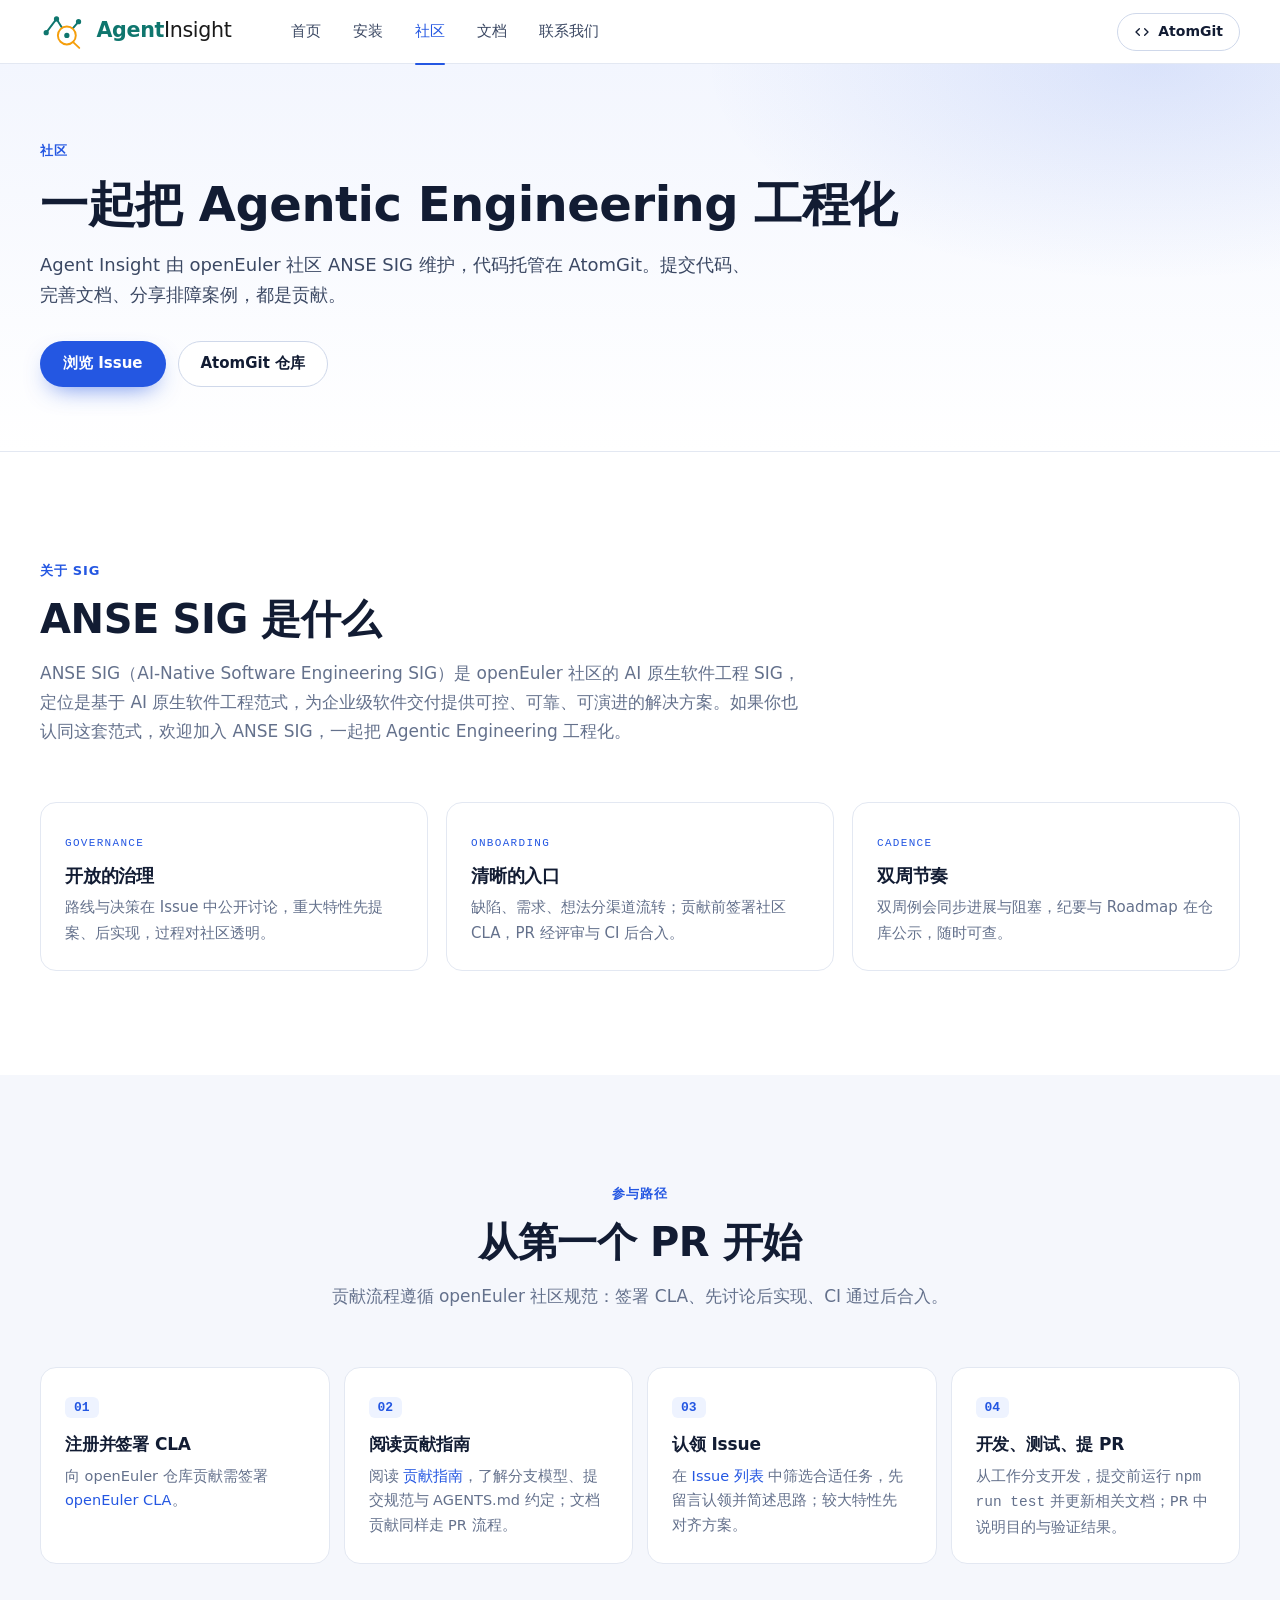
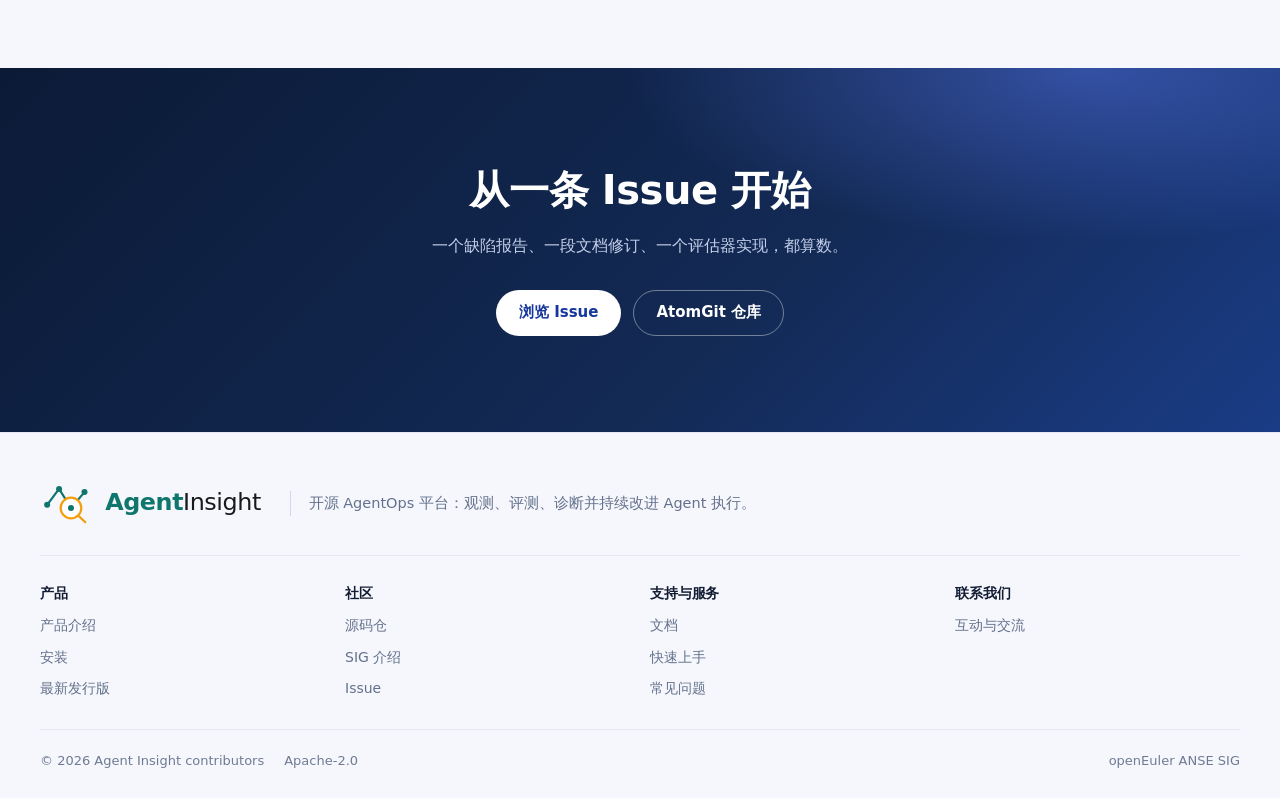
<file: dev.html>
<!DOCTYPE html>
<html lang="zh-CN">
<head>
<meta charset="UTF-8">
<meta name="viewport" content="width=device-width, initial-scale=1.0, viewport-fit=cover">
<meta name="theme-color" content="#2457E2">
<title>社区 · Agent Insight</title>
<meta name="description" content="Agent Insight 由 openEuler ANSE SIG 社区共建。了解 SIG 简介与贡献路径，从第一个 Issue 开始。">
<link rel="icon" href="assets/img/favicon.svg" type="image/svg+xml">
<link rel="apple-touch-icon" href="assets/img/apple-touch-icon.png">
<meta property="og:type" content="website">
<meta property="og:site_name" content="Agent Insight">
<meta property="og:title" content="社区 · Agent Insight">
<meta property="og:description" content="Agent Insight 由 openEuler ANSE SIG 社区共建。了解 SIG 简介与贡献路径，从第一个 Issue 开始。">
<link rel="canonical" href="https://mangooai.github.io/agent-insight-web/dev">
<meta property="og:url" content="https://mangooai.github.io/agent-insight-web/dev">
<meta property="og:image" content="https://mangooai.github.io/agent-insight-web/assets/img/og-cover.png">
<meta name="twitter:card" content="summary_large_image">
<link rel="stylesheet" href="assets/css/site.css?v=45">
</head>
<body data-page="dev">
<a class="sr-only" href="#main">跳到正文</a>

<nav class="nav" aria-label="主导航">
  <div class="wrap nav-in">
    <a class="nav-logo" href="./" aria-label="Agent Insight 首页"><img src="assets/img/logo.svg" alt="Agent Insight" width="201" height="40"></a>
    <div class="nav-links"><a data-nav="home" href="./">首页</a><a data-nav="install" href="install">安装</a><a data-nav="dev" href="dev">社区</a><a data-nav="docs" href="docs">文档</a><a data-nav="contact" href="contact">联系我们</a></div>
    <div class="nav-right">
      <a class="btn btn-ghost btn-sm nav-repo" data-site="repo" href="#" target="_blank" rel="noopener"><svg viewBox="0 0 24 24" fill="none" stroke="currentColor" stroke-width="2" stroke-linecap="round" stroke-linejoin="round"><path d="M8 7l-5 5 5 5M16 7l5 5-5 5"/></svg>AtomGit</a>
      <button type="button" class="nav-burger" aria-label="打开菜单" aria-expanded="false" aria-controls="mMenu"><span></span></button>
    </div>
  </div>
</nav>
<div class="m-menu" id="mMenu">
  <a class="m-link" data-nav="home" href="./">首页</a><a class="m-link" data-nav="install" href="install">安装</a><a class="m-link" data-nav="dev" href="dev">社区</a><a class="m-link" data-nav="docs" href="docs">文档</a><a class="m-link" data-nav="contact" href="contact">联系我们</a>
  <div class="m-actions">
    <a class="btn btn-ghost" data-site="repo" href="#" target="_blank" rel="noopener"><svg viewBox="0 0 24 24" fill="none" stroke="currentColor" stroke-width="2" stroke-linecap="round" stroke-linejoin="round"><path d="M8 7l-5 5 5 5M16 7l5 5-5 5"/></svg>AtomGit 代码仓</a>
  </div>
</div>

<main id="main">
<header class="page-head">
  <div class="wrap">
    <span class="eyebrow">社区</span>
    <h1>一起把 Agentic Engineering 工程化</h1>
    <p class="lede">Agent Insight 由 openEuler 社区 ANSE SIG 维护，代码托管在 AtomGit。提交代码、完善文档、分享排障案例，都是贡献。</p>
    <div class="hero-cta" style="justify-content:flex-start">
      <a class="btn btn-primary" data-site="issues" href="#" target="_blank" rel="noopener">浏览 Issue</a>
      <a class="btn btn-ghost" data-site="repo" href="#" target="_blank" rel="noopener">AtomGit 仓库</a>
    </div>
  </div>
</header>

<section class="sec" aria-labelledby="sig-t">
  <div class="wrap">
    <div class="sec-head left reveal">
      <span class="eyebrow">关于 SIG</span>
      <h2 id="sig-t">ANSE SIG 是什么</h2>
      <p>ANSE SIG（AI-Native Software Engineering SIG）是 openEuler 社区的 AI 原生软件工程 SIG，定位是基于 AI 原生软件工程范式，为企业级软件交付提供可控、可靠、可演进的解决方案。如果你也认同这套范式，欢迎加入 ANSE SIG，一起把 Agentic Engineering 工程化。</p>
    </div>
    <div class="pillars">
      <div class="pillar reveal"><span class="k">GOVERNANCE</span><h3>开放的治理</h3><p>路线与决策在 Issue 中公开讨论，重大特性先提案、后实现，过程对社区透明。</p></div>
      <div class="pillar reveal"><span class="k">ONBOARDING</span><h3>清晰的入口</h3><p>缺陷、需求、想法分渠道流转；贡献前签署社区 CLA，PR 经评审与 CI 后合入。</p></div>
      <div class="pillar reveal"><span class="k">CADENCE</span><h3>双周节奏</h3><p>双周例会同步进展与阻塞，纪要与 Roadmap 在仓库公示，随时可查。</p></div>
    </div>
  </div>
</section>

<section class="sec sec-soft" aria-labelledby="flow-t">
  <div class="wrap">
    <div class="sec-head reveal">
      <span class="eyebrow">参与路径</span>
      <h2 id="flow-t">从第一个 PR 开始</h2>
      <p>贡献流程遵循 openEuler 社区规范：签署 CLA、先讨论后实现、CI 通过后合入。</p>
    </div>
    <div class="flow">
      <div class="flow-step reveal"><h3>注册并签署 CLA</h3><p>向 openEuler 仓库贡献需签署 <a href="https://clasign.osinfra.cn/sign/6983225bdcbb19710248ccf0" target="_blank" rel="noopener">openEuler CLA</a>。</p></div>
      <div class="flow-step reveal"><h3>阅读贡献指南</h3><p>阅读 <a href="https://www.openeuler.openatom.cn/zh/community/contribution/" target="_blank" rel="noopener">贡献指南</a>，了解分支模型、提交规范与 AGENTS.md 约定；文档贡献同样走 PR 流程。</p></div>
      <div class="flow-step reveal"><h3>认领 Issue</h3><p>在 <a data-site="issues" href="#" target="_blank" rel="noopener">Issue 列表</a> 中筛选合适任务，先留言认领并简述思路；较大特性先对齐方案。</p></div>
      <div class="flow-step reveal"><h3>开发、测试、提 PR</h3><p>从工作分支开发，提交前运行 <code>npm run test</code> 并更新相关文档；PR 中说明目的与验证结果。</p></div>
    </div>
  </div>
</section>

<section class="band" aria-labelledby="cta-t">
  <div class="wrap">
    <h2 id="cta-t">从一条 Issue 开始</h2>
    <p>一个缺陷报告、一段文档修订、一个评估器实现，都算数。</p>
    <div class="band-cta">
      <a class="btn btn-white" data-site="issues" href="#" target="_blank" rel="noopener">浏览 Issue</a>
      <a class="btn btn-outline-light" data-site="repo" href="#" target="_blank" rel="noopener">AtomGit 仓库</a>
    </div>
  </div>
</section>
</main>

<footer class="footer">
  <div class="wrap">
    <div class="footer-top">
      <a class="footer-logo" href="./" aria-label="Agent Insight 首页"><img src="assets/img/logo.svg" alt="Agent Insight" width="231" height="46" loading="lazy"></a>
      <p>开源 AgentOps 平台：观测、评测、诊断并持续改进 Agent 执行。</p>
    </div>
    <div class="footer-grid">
      <div><h4>产品</h4><div class="footer-links"><a href="./">产品介绍</a><a href="install">安装</a><a data-site="releases" href="#" target="_blank" rel="noopener">最新发行版</a></div></div>
      <div><h4>社区</h4><div class="footer-links"><a data-site="repo" href="#" target="_blank" rel="noopener">源码仓</a><a href="dev">SIG 介绍</a><a data-site="issues" href="#" target="_blank" rel="noopener">Issue</a></div></div>
      <div><h4>支持与服务</h4><div class="footer-links"><a href="docs">文档</a><a href="docs#/quick-start">快速上手</a><a href="docs#/faq">常见问题</a></div></div>
      <div><h4>联系我们</h4><div class="footer-links"><a href="contact">互动与交流</a></div></div>
    </div>
    <div class="footer-legal">
      <span>© <span id="year">2026</span> Agent Insight contributors</span>
      <span>Apache-2.0</span>
      <span class="sp">openEuler ANSE SIG</span>
    </div>
  </div>
</footer>
<button type="button" class="to-top" aria-label="回到顶部"><svg viewBox="0 0 24 24" fill="none" stroke="currentColor" stroke-width="2" stroke-linecap="round" stroke-linejoin="round"><path d="M12 19V5M5 12l7-7 7 7"/></svg></button>
<script src="assets/js/site.js?v=45" defer></script>
</body>
</html>
</file>
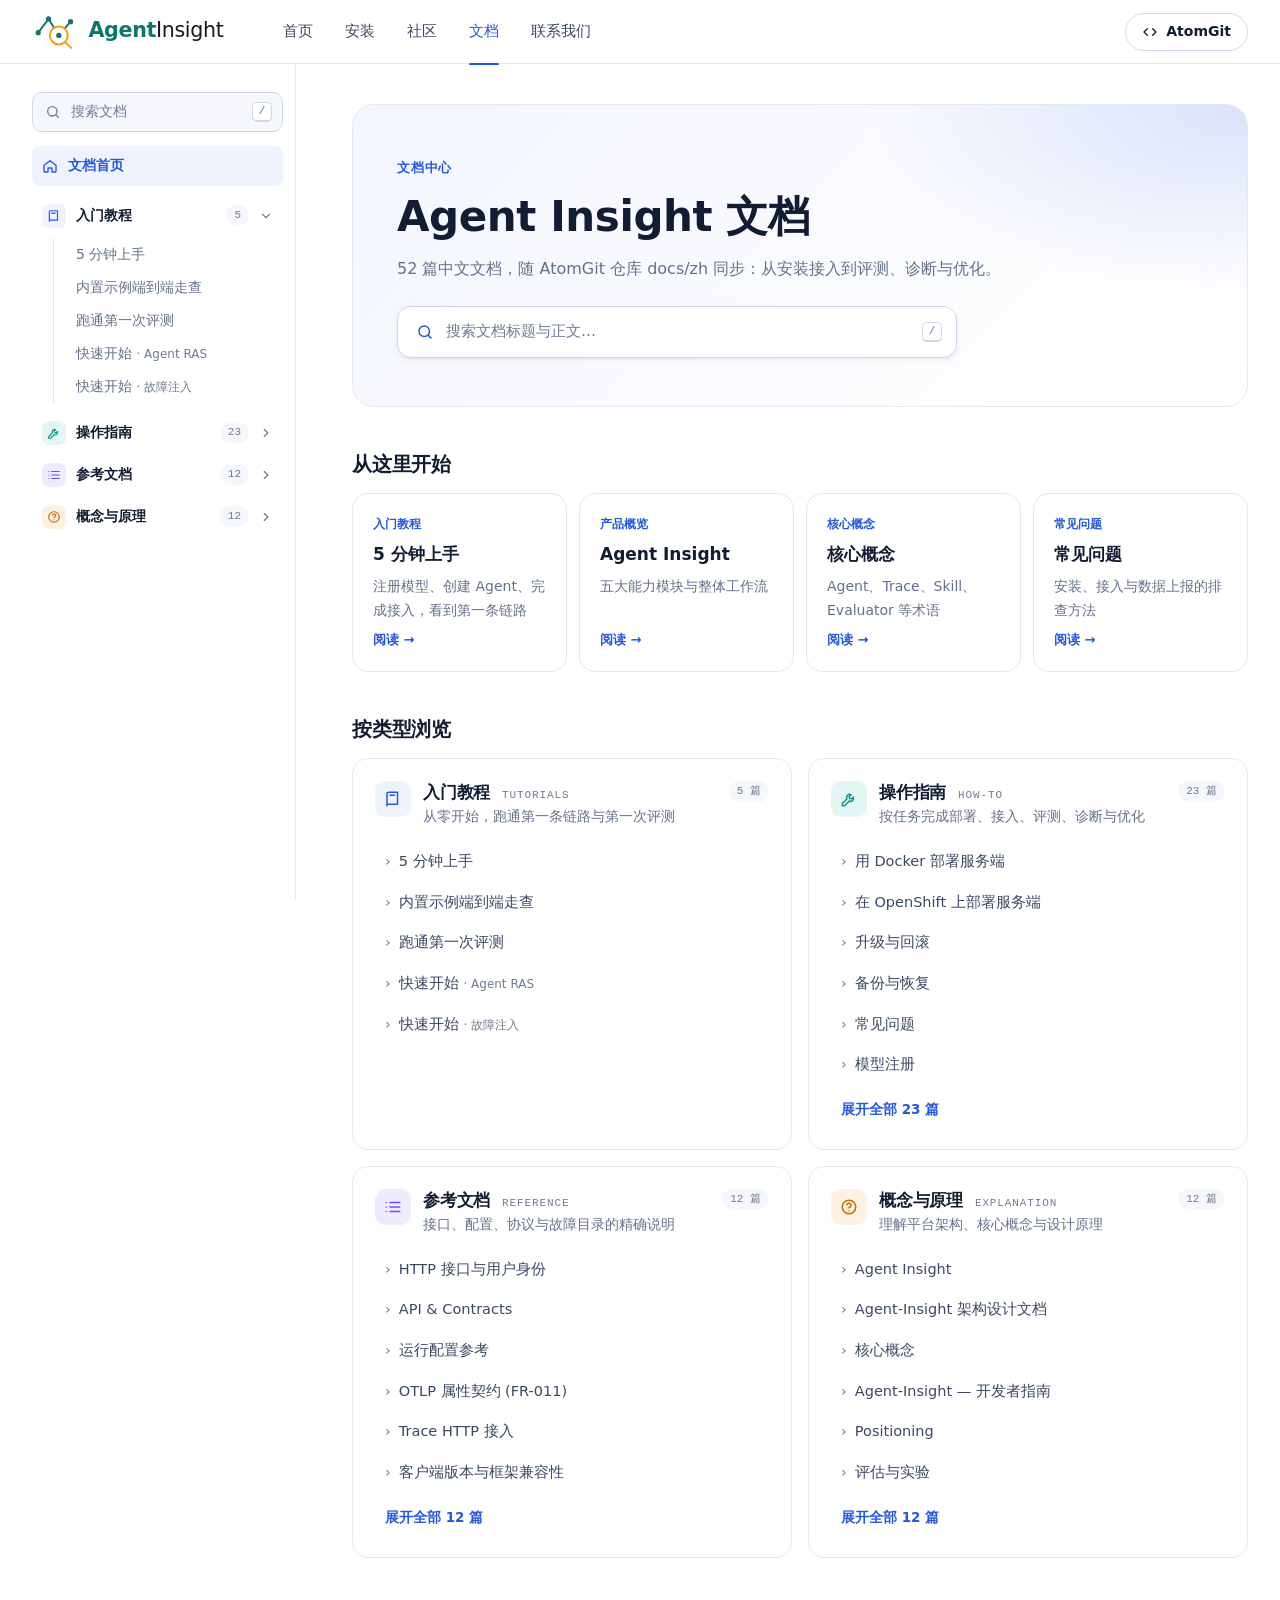
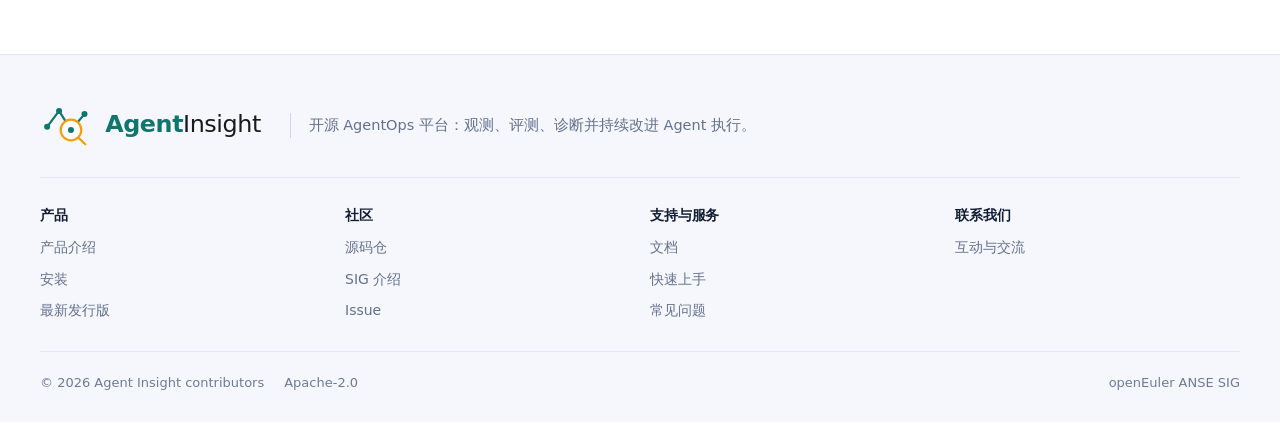
<file: docs.html>
<!DOCTYPE html>
<html lang="zh-CN">
<head>
<meta charset="UTF-8">
<meta name="viewport" content="width=device-width, initial-scale=1.0, viewport-fit=cover">
<meta name="theme-color" content="#2457E2">
<title>文档 · Agent Insight</title>
<meta name="description" content="Agent Insight 中文文档：入门教程、操作指南、参考文档与概念原理，支持全文搜索。">
<link rel="icon" href="assets/img/favicon.svg" type="image/svg+xml">
<link rel="apple-touch-icon" href="assets/img/apple-touch-icon.png">
<meta property="og:type" content="website">
<meta property="og:site_name" content="Agent Insight">
<meta property="og:title" content="文档 · Agent Insight">
<meta property="og:description" content="Agent Insight 中文文档：入门教程、操作指南、参考文档与概念原理，支持全文搜索。">
<link rel="canonical" href="https://mangooai.github.io/agent-insight-web/docs">
<meta property="og:url" content="https://mangooai.github.io/agent-insight-web/docs">
<meta property="og:image" content="https://mangooai.github.io/agent-insight-web/assets/img/og-cover.png">
<meta name="twitter:card" content="summary_large_image">
<link rel="stylesheet" href="assets/css/site.css?v=45">
</head>
<body data-page="docs">
<a class="sr-only" href="#main">跳到正文</a>

<nav class="nav" aria-label="主导航">
  <div class="wrap nav-in">
    <a class="nav-logo" href="./" aria-label="Agent Insight 首页"><img src="assets/img/logo.svg" alt="Agent Insight" width="201" height="40"></a>
    <div class="nav-links"><a data-nav="home" href="./">首页</a><a data-nav="install" href="install">安装</a><a data-nav="dev" href="dev">社区</a><a data-nav="docs" href="docs">文档</a><a data-nav="contact" href="contact">联系我们</a></div>
    <div class="nav-right">
      <a class="btn btn-ghost btn-sm nav-repo" data-site="repo" href="#" target="_blank" rel="noopener"><svg viewBox="0 0 24 24" fill="none" stroke="currentColor" stroke-width="2" stroke-linecap="round" stroke-linejoin="round"><path d="M8 7l-5 5 5 5M16 7l5 5-5 5"/></svg>AtomGit</a>
      <button type="button" class="nav-burger" aria-label="打开菜单" aria-expanded="false" aria-controls="mMenu"><span></span></button>
    </div>
  </div>
</nav>
<div class="m-menu" id="mMenu">
  <a class="m-link" data-nav="home" href="./">首页</a><a class="m-link" data-nav="install" href="install">安装</a><a class="m-link" data-nav="dev" href="dev">社区</a><a class="m-link" data-nav="docs" href="docs">文档</a><a class="m-link" data-nav="contact" href="contact">联系我们</a>
  <div class="m-actions">
    <a class="btn btn-ghost" data-site="repo" href="#" target="_blank" rel="noopener"><svg viewBox="0 0 24 24" fill="none" stroke="currentColor" stroke-width="2" stroke-linecap="round" stroke-linejoin="round"><path d="M8 7l-5 5 5 5M16 7l5 5-5 5"/></svg>AtomGit 代码仓</a>
  </div>
</div>

<main id="main" class="docs-shell">
  <div class="docs-bar">
    <button type="button" class="db-btn" id="docsMenuBtn" aria-label="打开文档目录"><svg viewBox="0 0 24 24" fill="none" stroke="currentColor" stroke-width="2" stroke-linecap="round"><path d="M4 6h16M4 12h16M4 18h10"/></svg><span>目录</span></button>
    <span class="db-title" id="docBarTitle">文档</span>
    <button type="button" class="db-btn" data-open-search aria-label="搜索文档"><svg viewBox="0 0 24 24" fill="none" stroke="currentColor" stroke-width="2" stroke-linecap="round"><circle cx="11" cy="11" r="7"/><path d="M20 20l-3.5-3.5"/></svg></button>
  </div>
  <div class="docs-layout">
    <aside class="docs-side" id="docsSide" aria-label="文档目录">
      <div class="ds-head"><b>文档目录</b><button type="button" class="db-btn" id="docsMenuClose" aria-label="关闭目录"><svg viewBox="0 0 24 24" fill="none" stroke="currentColor" stroke-width="2" stroke-linecap="round"><path d="M6 6l12 12M18 6L6 18"/></svg></button></div>
      <button type="button" class="ds-search" data-open-search><svg viewBox="0 0 24 24" fill="none" stroke="currentColor" stroke-width="2" stroke-linecap="round"><circle cx="11" cy="11" r="7"/><path d="M20 20l-3.5-3.5"/></svg><span>搜索文档</span><kbd>/</kbd></button>
      <a class="docs-home-link" href="#/"><svg viewBox="0 0 24 24" fill="none" stroke="currentColor" stroke-width="2" stroke-linecap="round" stroke-linejoin="round"><path d="M3 11l9-7 9 7v9a1 1 0 0 1-1 1h-5v-6H9v6H4a1 1 0 0 1-1-1z"/></svg>文档首页</a>
      <nav class="docs-tree" id="docTree" aria-label="文档分组"></nav>
    </aside>
    <div class="docs-overlay" id="docsOverlay"></div>
    <article class="docs-main" id="docMain"><div class="md-loading"><span class="spin"></span>加载中…</div></article>
    <aside class="docs-toc" id="docToc" aria-label="本页目录"></aside>
  </div>
</main>
<div class="spal" id="searchPal" role="dialog" aria-modal="true" aria-label="搜索文档" hidden>
  <div class="sp-box">
    <div class="sp-input"><svg viewBox="0 0 24 24" fill="none" stroke="currentColor" stroke-width="2" stroke-linecap="round"><circle cx="11" cy="11" r="7"/><path d="M20 20l-3.5-3.5"/></svg>
      <input id="spInput" type="search" placeholder="搜索文档标题与正文，如 Trace、评估器、Docker" autocomplete="off" aria-label="搜索关键词">
      <button type="button" class="sp-close" id="spClose">取消</button></div>
    <div class="sp-status" id="spStatus"></div>
    <div class="sp-list" id="spList" role="listbox"></div>
    <div class="sp-foot"><span><kbd>↑</kbd><kbd>↓</kbd> 选择</span><span><kbd>Enter</kbd> 打开</span><span><kbd>Esc</kbd> 关闭</span><span class="r"><kbd>/</kbd> 或 <kbd>Ctrl</kbd>+<kbd>K</kbd> 随时唤起</span></div>
  </div>
</div>

<footer class="footer">
  <div class="wrap">
    <div class="footer-top">
      <a class="footer-logo" href="./" aria-label="Agent Insight 首页"><img src="assets/img/logo.svg" alt="Agent Insight" width="231" height="46" loading="lazy"></a>
      <p>开源 AgentOps 平台：观测、评测、诊断并持续改进 Agent 执行。</p>
    </div>
    <div class="footer-grid">
      <div><h4>产品</h4><div class="footer-links"><a href="./">产品介绍</a><a href="install">安装</a><a data-site="releases" href="#" target="_blank" rel="noopener">最新发行版</a></div></div>
      <div><h4>社区</h4><div class="footer-links"><a data-site="repo" href="#" target="_blank" rel="noopener">源码仓</a><a href="dev">SIG 介绍</a><a data-site="issues" href="#" target="_blank" rel="noopener">Issue</a></div></div>
      <div><h4>支持与服务</h4><div class="footer-links"><a href="docs">文档</a><a href="docs#/quick-start">快速上手</a><a href="docs#/faq">常见问题</a></div></div>
      <div><h4>联系我们</h4><div class="footer-links"><a href="contact">互动与交流</a></div></div>
    </div>
    <div class="footer-legal">
      <span>© <span id="year">2026</span> Agent Insight contributors</span>
      <span>Apache-2.0</span>
      <span class="sp">openEuler ANSE SIG</span>
    </div>
  </div>
</footer>
<button type="button" class="to-top" aria-label="回到顶部"><svg viewBox="0 0 24 24" fill="none" stroke="currentColor" stroke-width="2" stroke-linecap="round" stroke-linejoin="round"><path d="M12 19V5M5 12l7-7 7 7"/></svg></button>
<script src="assets/js/site.js?v=45" defer></script>
<script src="assets/js/docs.js?v=45" defer></script>
</body>
</html>
</file>
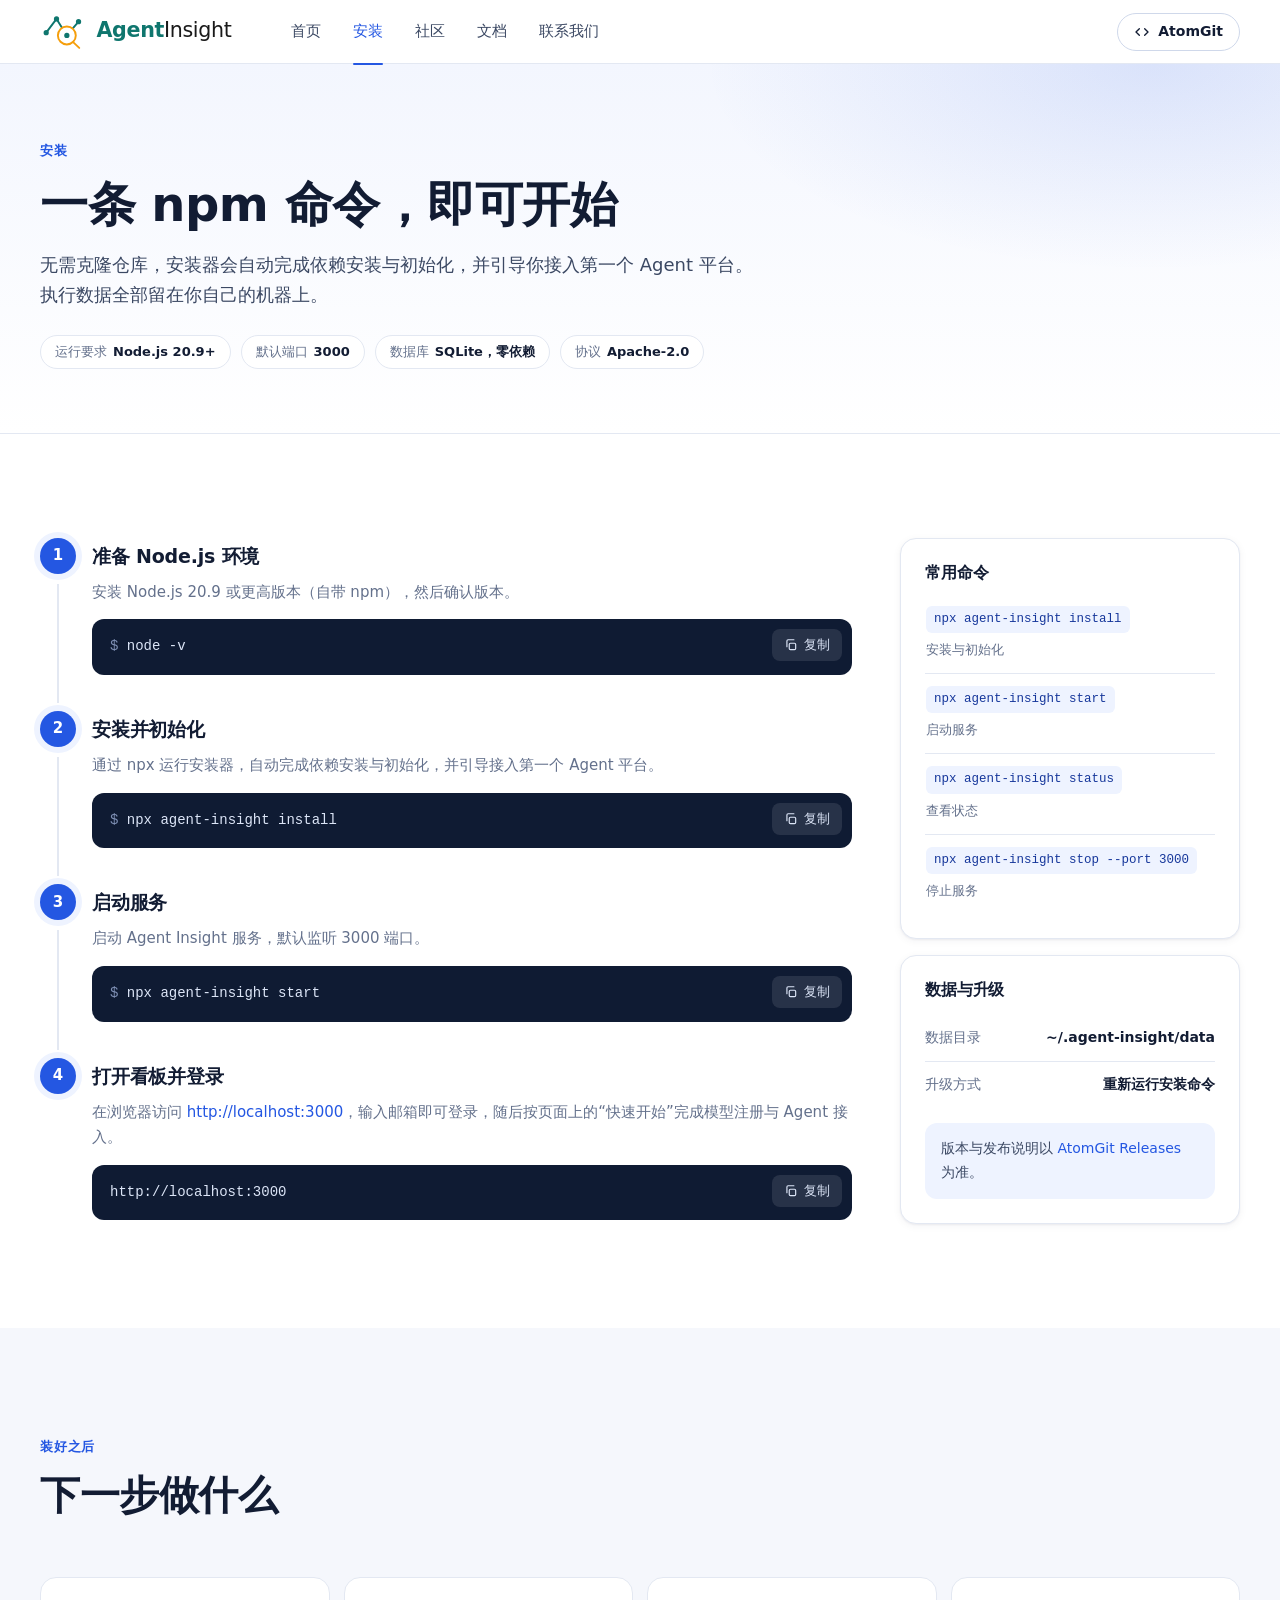
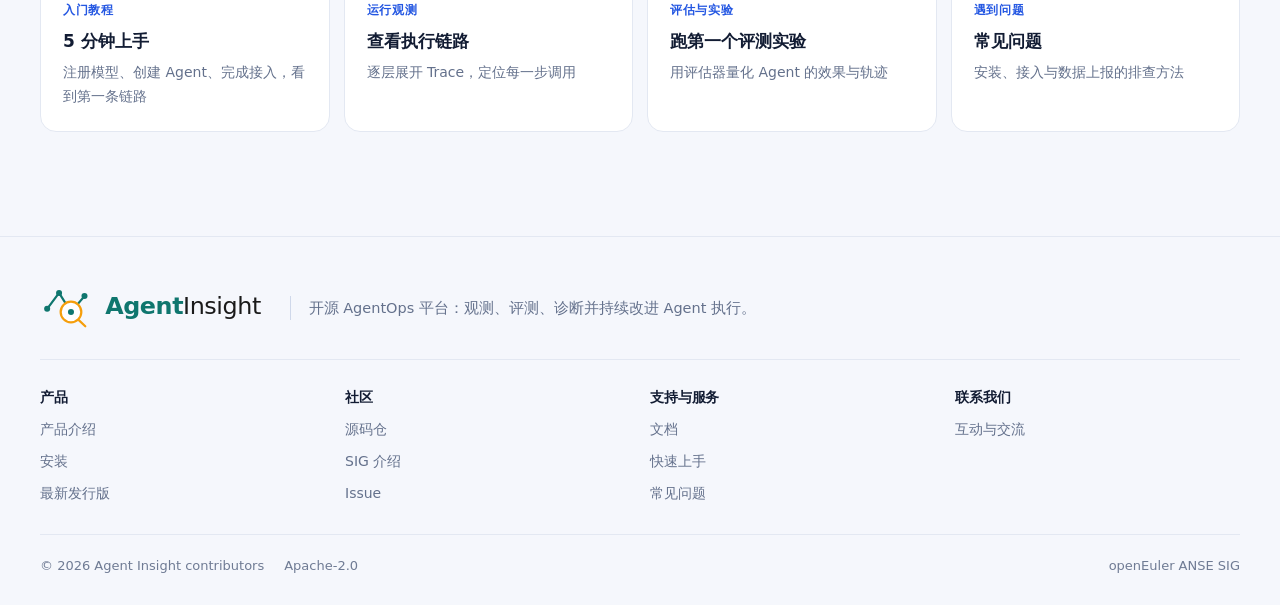
<file: install.html>
<!DOCTYPE html>
<html lang="zh-CN">
<head>
<meta charset="UTF-8">
<meta name="viewport" content="width=device-width, initial-scale=1.0, viewport-fit=cover">
<meta name="theme-color" content="#2457E2">
<title>安装 · Agent Insight</title>
<meta name="description" content="使用 npm 安装 Agent Insight：npx agent-insight install 一键安装与初始化，npx agent-insight start 启动服务。">
<link rel="icon" href="assets/img/favicon.svg" type="image/svg+xml">
<link rel="apple-touch-icon" href="assets/img/apple-touch-icon.png">
<meta property="og:type" content="website">
<meta property="og:site_name" content="Agent Insight">
<meta property="og:title" content="安装 · Agent Insight">
<meta property="og:description" content="使用 npm 安装 Agent Insight：npx agent-insight install 一键安装与初始化，npx agent-insight start 启动服务。">
<link rel="canonical" href="https://mangooai.github.io/agent-insight-web/install">
<meta property="og:url" content="https://mangooai.github.io/agent-insight-web/install">
<meta property="og:image" content="https://mangooai.github.io/agent-insight-web/assets/img/og-cover.png">
<meta name="twitter:card" content="summary_large_image">
<link rel="stylesheet" href="assets/css/site.css?v=45">
</head>
<body data-page="install">
<a class="sr-only" href="#main">跳到正文</a>

<nav class="nav" aria-label="主导航">
  <div class="wrap nav-in">
    <a class="nav-logo" href="./" aria-label="Agent Insight 首页"><img src="assets/img/logo.svg" alt="Agent Insight" width="201" height="40"></a>
    <div class="nav-links"><a data-nav="home" href="./">首页</a><a data-nav="install" href="install">安装</a><a data-nav="dev" href="dev">社区</a><a data-nav="docs" href="docs">文档</a><a data-nav="contact" href="contact">联系我们</a></div>
    <div class="nav-right">
      <a class="btn btn-ghost btn-sm nav-repo" data-site="repo" href="#" target="_blank" rel="noopener"><svg viewBox="0 0 24 24" fill="none" stroke="currentColor" stroke-width="2" stroke-linecap="round" stroke-linejoin="round"><path d="M8 7l-5 5 5 5M16 7l5 5-5 5"/></svg>AtomGit</a>
      <button type="button" class="nav-burger" aria-label="打开菜单" aria-expanded="false" aria-controls="mMenu"><span></span></button>
    </div>
  </div>
</nav>
<div class="m-menu" id="mMenu">
  <a class="m-link" data-nav="home" href="./">首页</a><a class="m-link" data-nav="install" href="install">安装</a><a class="m-link" data-nav="dev" href="dev">社区</a><a class="m-link" data-nav="docs" href="docs">文档</a><a class="m-link" data-nav="contact" href="contact">联系我们</a>
  <div class="m-actions">
    <a class="btn btn-ghost" data-site="repo" href="#" target="_blank" rel="noopener"><svg viewBox="0 0 24 24" fill="none" stroke="currentColor" stroke-width="2" stroke-linecap="round" stroke-linejoin="round"><path d="M8 7l-5 5 5 5M16 7l5 5-5 5"/></svg>AtomGit 代码仓</a>
  </div>
</div>

<main id="main">
<header class="page-head">
  <div class="wrap">
    <span class="eyebrow">安装</span>
    <h1>一条 npm 命令，即可开始</h1>
    <p class="lede">无需克隆仓库，安装器会自动完成依赖安装与初始化，并引导你接入第一个 Agent 平台。执行数据全部留在你自己的机器上。</p>
    <div class="meta-line">
      <span>运行要求 <b>Node.js 20.9+</b></span>
      <span>默认端口 <b>3000</b></span>
      <span>数据库 <b>SQLite，零依赖</b></span>
      <span>协议 <b>Apache-2.0</b></span>
    </div>
  </div>
</header>

<section class="sec" aria-labelledby="steps-t">
  <div class="wrap inst">
    <div>
      <h2 class="sr-only" id="steps-t">安装步骤</h2>
      <ol class="isteps">
        <li class="istep">
          <h3>准备 Node.js 环境</h3>
          <p>安装 Node.js 20.9 或更高版本（自带 npm），然后确认版本。</p>
          <div class="code has-copy"><pre><code><span class="p">$ </span>node -v</code></pre><button type="button" class="copy-btn" data-copy="node -v" aria-label="复制命令"><svg viewBox="0 0 24 24" fill="none" stroke="currentColor" stroke-width="2" stroke-linecap="round" stroke-linejoin="round"><rect x="9" y="9" width="11" height="11" rx="2"/><path d="M5 15V5a2 2 0 0 1 2-2h10"/></svg><span>复制</span></button></div>
        </li>
        <li class="istep">
          <h3>安装并初始化</h3>
          <p>通过 npx 运行安装器，自动完成依赖安装与初始化，并引导接入第一个 Agent 平台。</p>
          <div class="code has-copy"><pre><code><span class="p">$ </span>npx agent-insight install</code></pre><button type="button" class="copy-btn" data-copy="npx agent-insight install" aria-label="复制命令"><svg viewBox="0 0 24 24" fill="none" stroke="currentColor" stroke-width="2" stroke-linecap="round" stroke-linejoin="round"><rect x="9" y="9" width="11" height="11" rx="2"/><path d="M5 15V5a2 2 0 0 1 2-2h10"/></svg><span>复制</span></button></div>
        </li>
        <li class="istep">
          <h3>启动服务</h3>
          <p>启动 Agent Insight 服务，默认监听 3000 端口。</p>
          <div class="code has-copy"><pre><code><span class="p">$ </span>npx agent-insight start</code></pre><button type="button" class="copy-btn" data-copy="npx agent-insight start" aria-label="复制命令"><svg viewBox="0 0 24 24" fill="none" stroke="currentColor" stroke-width="2" stroke-linecap="round" stroke-linejoin="round"><rect x="9" y="9" width="11" height="11" rx="2"/><path d="M5 15V5a2 2 0 0 1 2-2h10"/></svg><span>复制</span></button></div>
        </li>
        <li class="istep">
          <h3>打开看板并登录</h3>
          <p>在浏览器访问 <a href="http://localhost:3000" target="_blank" rel="noopener">http://localhost:3000</a>，输入邮箱即可登录，随后按页面上的“快速开始”完成模型注册与 Agent 接入。</p>
          <div class="code has-copy"><pre><code>http://localhost:3000</code></pre><button type="button" class="copy-btn" data-copy="http://localhost:3000" aria-label="复制命令"><svg viewBox="0 0 24 24" fill="none" stroke="currentColor" stroke-width="2" stroke-linecap="round" stroke-linejoin="round"><rect x="9" y="9" width="11" height="11" rx="2"/><path d="M5 15V5a2 2 0 0 1 2-2h10"/></svg><span>复制</span></button></div>
        </li>
      </ol>
    </div>
    <aside>
      <div class="aside-card">
        <h3>常用命令</h3>
        <table class="cmd-table">
          <tr><td><code>npx agent-insight install</code></td><td>安装与初始化</td></tr>
          <tr><td><code>npx agent-insight start</code></td><td>启动服务</td></tr>
          <tr><td><code>npx agent-insight status</code></td><td>查看状态</td></tr>
          <tr><td><code>npx agent-insight stop --port 3000</code></td><td>停止服务</td></tr>
        </table>
      </div>
      <div class="aside-card">
        <h3>数据与升级</h3>
        <ul class="req">
          <li>数据目录<b>~/.agent-insight/data</b></li>
          <li>升级方式<b>重新运行安装命令</b></li>
        </ul>
        <p class="tip">版本与发布说明以 <a data-site="releases" href="#" target="_blank" rel="noopener">AtomGit Releases</a> 为准。</p>
      </div>
    </aside>
  </div>
</section>

<section class="sec sec-soft" aria-labelledby="next-t">
  <div class="wrap">
    <div class="sec-head left">
      <span class="eyebrow">装好之后</span>
      <h2 id="next-t">下一步做什么</h2>
    </div>
    <div class="lcards c4">
      <a class="lcard" href="docs#/quick-start"><span class="k">入门教程</span><b>5 分钟上手</b><span class="d">注册模型、创建 Agent、完成接入，看到第一条链路</span></a>
      <a class="lcard" href="docs#/view-traces"><span class="k">运行观测</span><b>查看执行链路</b><span class="d">逐层展开 Trace，定位每一步调用</span></a>
      <a class="lcard" href="docs#/first-experiment"><span class="k">评估与实验</span><b>跑第一个评测实验</b><span class="d">用评估器量化 Agent 的效果与轨迹</span></a>
      <a class="lcard" href="docs#/faq"><span class="k">遇到问题</span><b>常见问题</b><span class="d">安装、接入与数据上报的排查方法</span></a>
    </div>
  </div>
</section>
</main>

<footer class="footer">
  <div class="wrap">
    <div class="footer-top">
      <a class="footer-logo" href="./" aria-label="Agent Insight 首页"><img src="assets/img/logo.svg" alt="Agent Insight" width="231" height="46" loading="lazy"></a>
      <p>开源 AgentOps 平台：观测、评测、诊断并持续改进 Agent 执行。</p>
    </div>
    <div class="footer-grid">
      <div><h4>产品</h4><div class="footer-links"><a href="./">产品介绍</a><a href="install">安装</a><a data-site="releases" href="#" target="_blank" rel="noopener">最新发行版</a></div></div>
      <div><h4>社区</h4><div class="footer-links"><a data-site="repo" href="#" target="_blank" rel="noopener">源码仓</a><a href="dev">SIG 介绍</a><a data-site="issues" href="#" target="_blank" rel="noopener">Issue</a></div></div>
      <div><h4>支持与服务</h4><div class="footer-links"><a href="docs">文档</a><a href="docs#/quick-start">快速上手</a><a href="docs#/faq">常见问题</a></div></div>
      <div><h4>联系我们</h4><div class="footer-links"><a href="contact">互动与交流</a></div></div>
    </div>
    <div class="footer-legal">
      <span>© <span id="year">2026</span> Agent Insight contributors</span>
      <span>Apache-2.0</span>
      <span class="sp">openEuler ANSE SIG</span>
    </div>
  </div>
</footer>
<button type="button" class="to-top" aria-label="回到顶部"><svg viewBox="0 0 24 24" fill="none" stroke="currentColor" stroke-width="2" stroke-linecap="round" stroke-linejoin="round"><path d="M12 19V5M5 12l7-7 7 7"/></svg></button>
<script src="assets/js/site.js?v=45" defer></script>
</body>
</html>
</file>
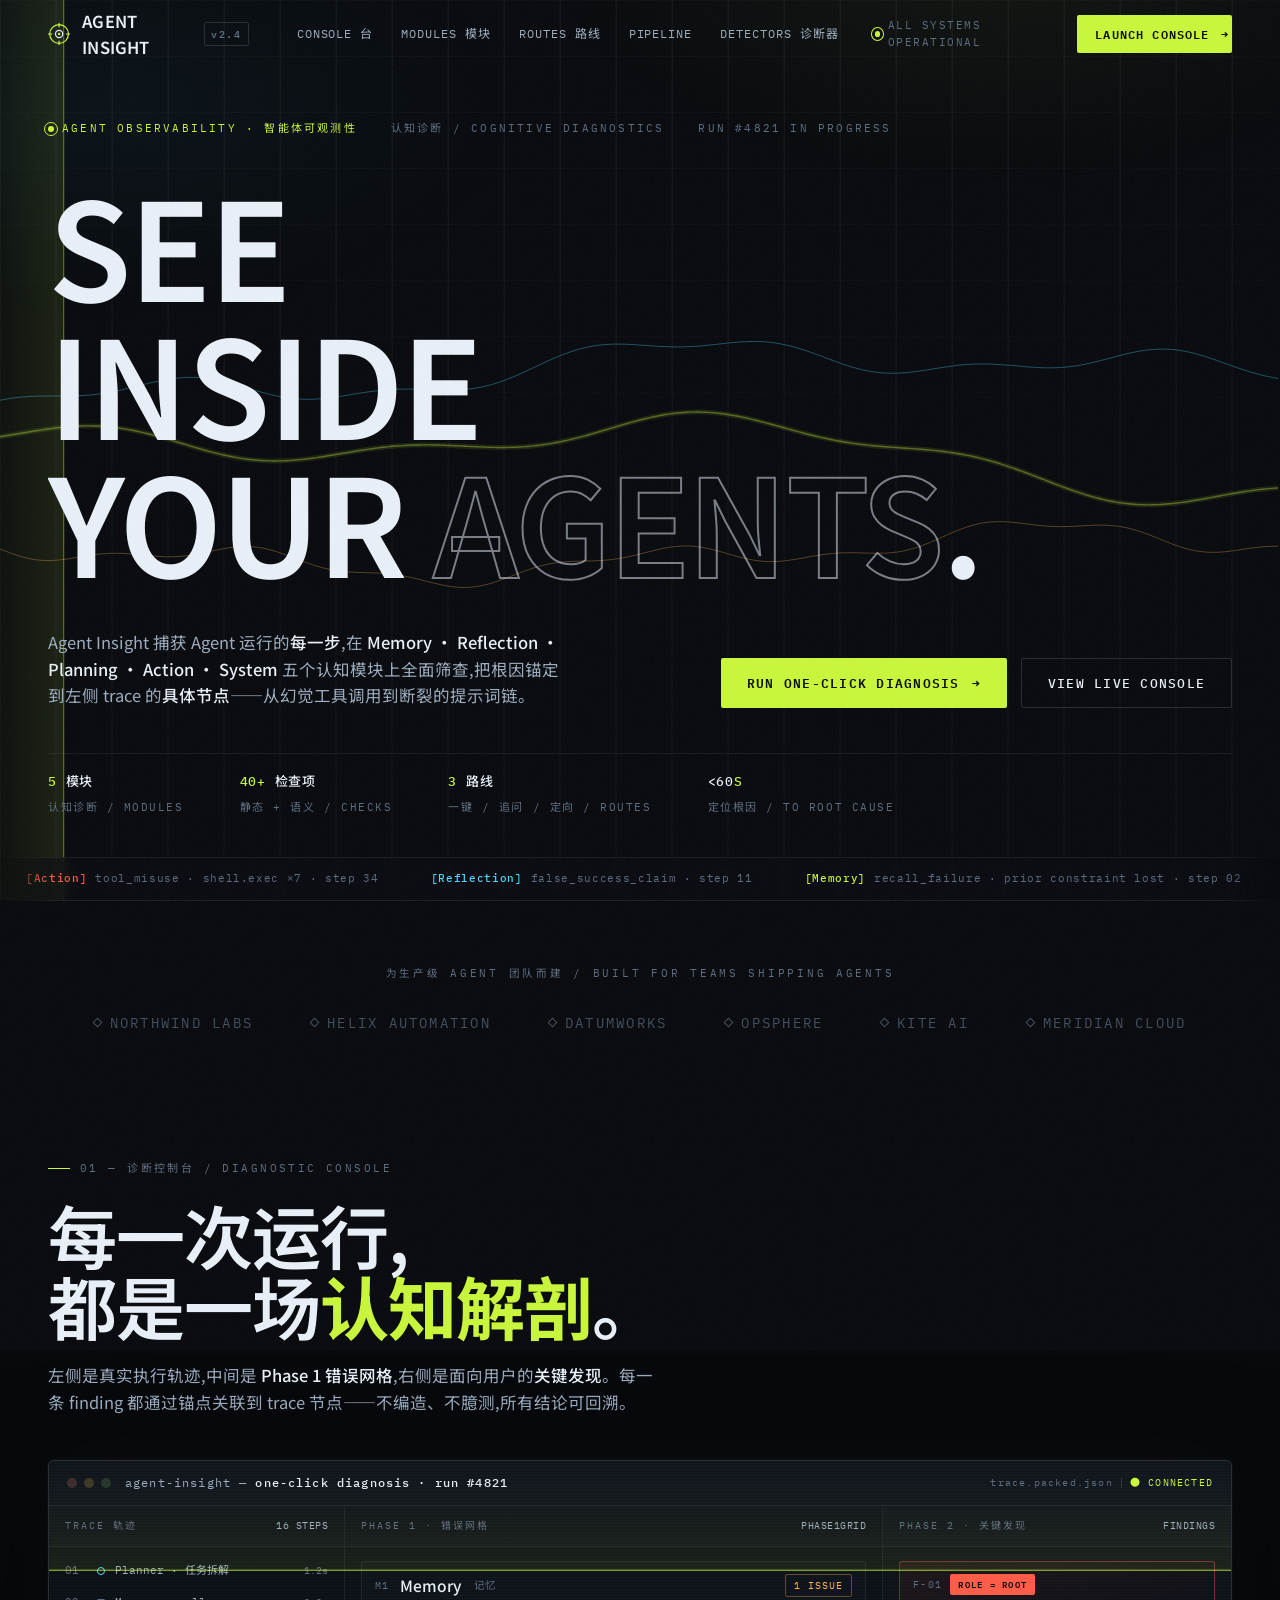
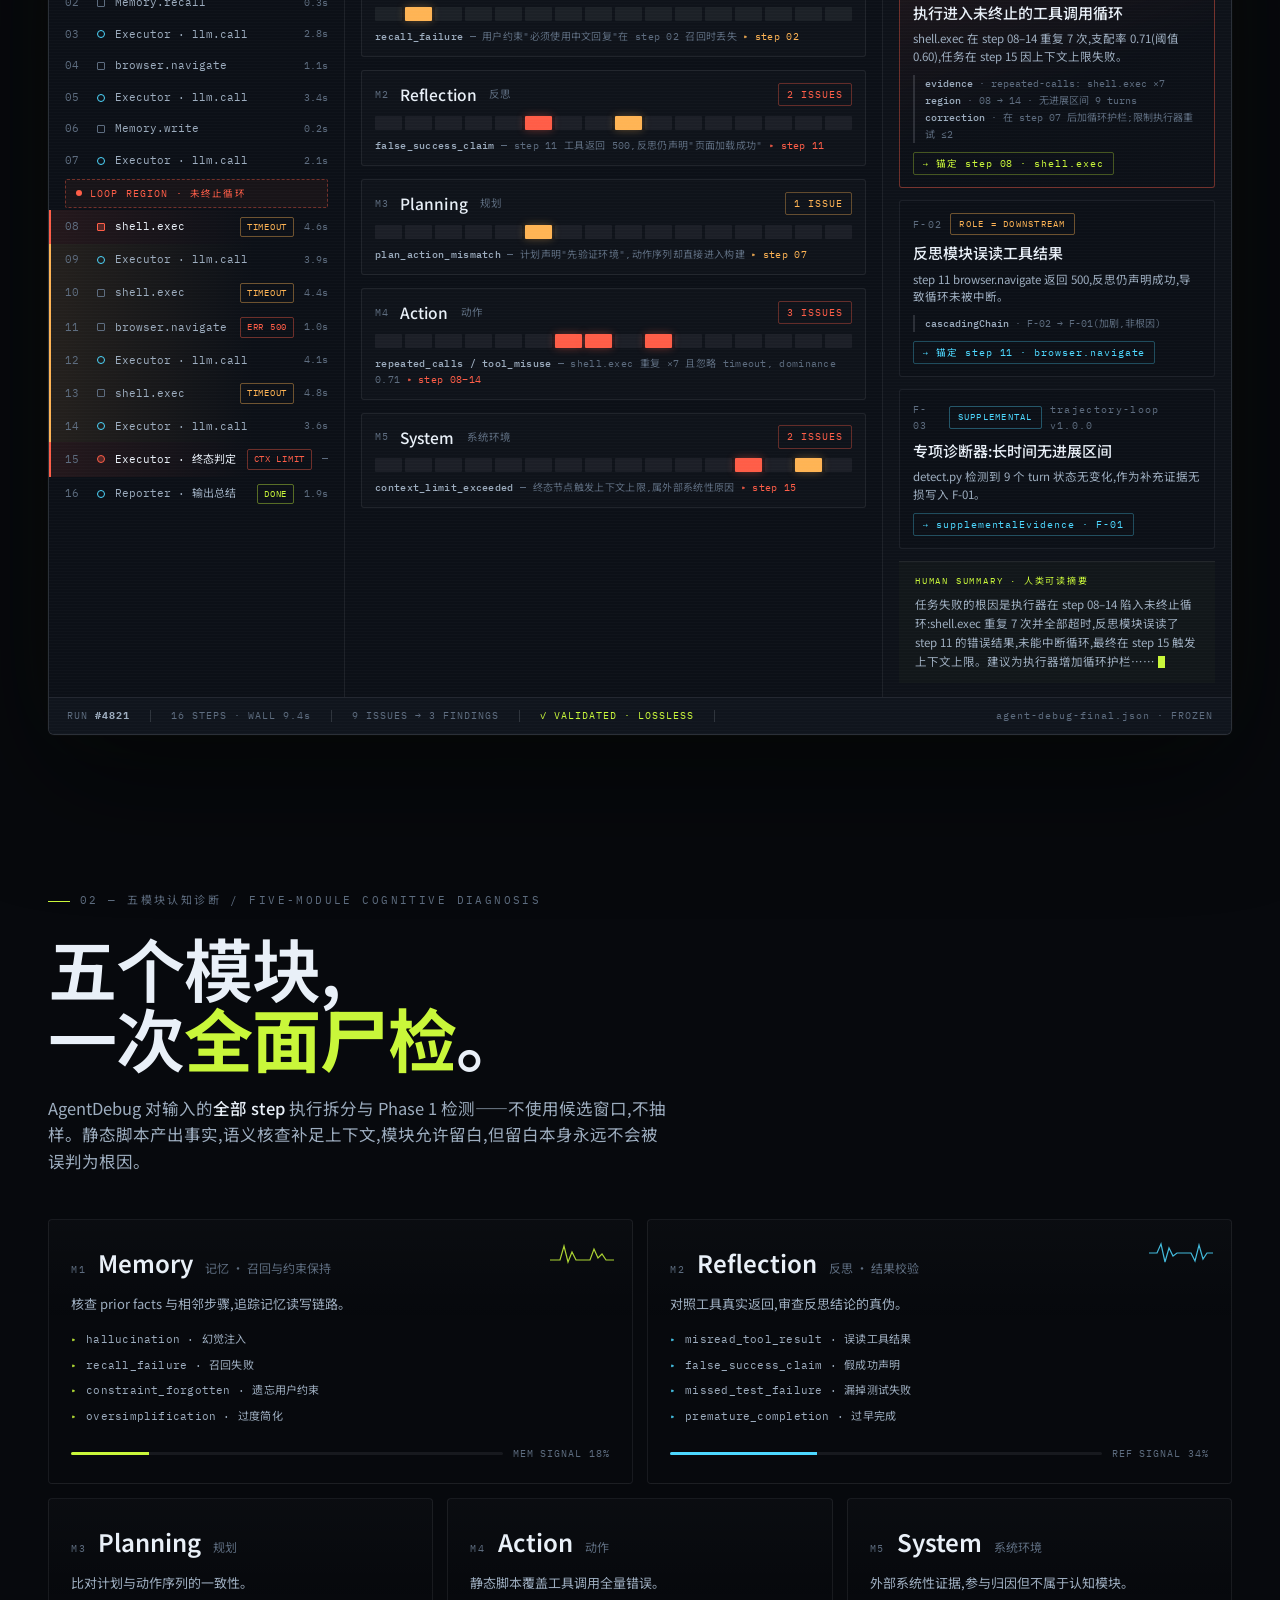
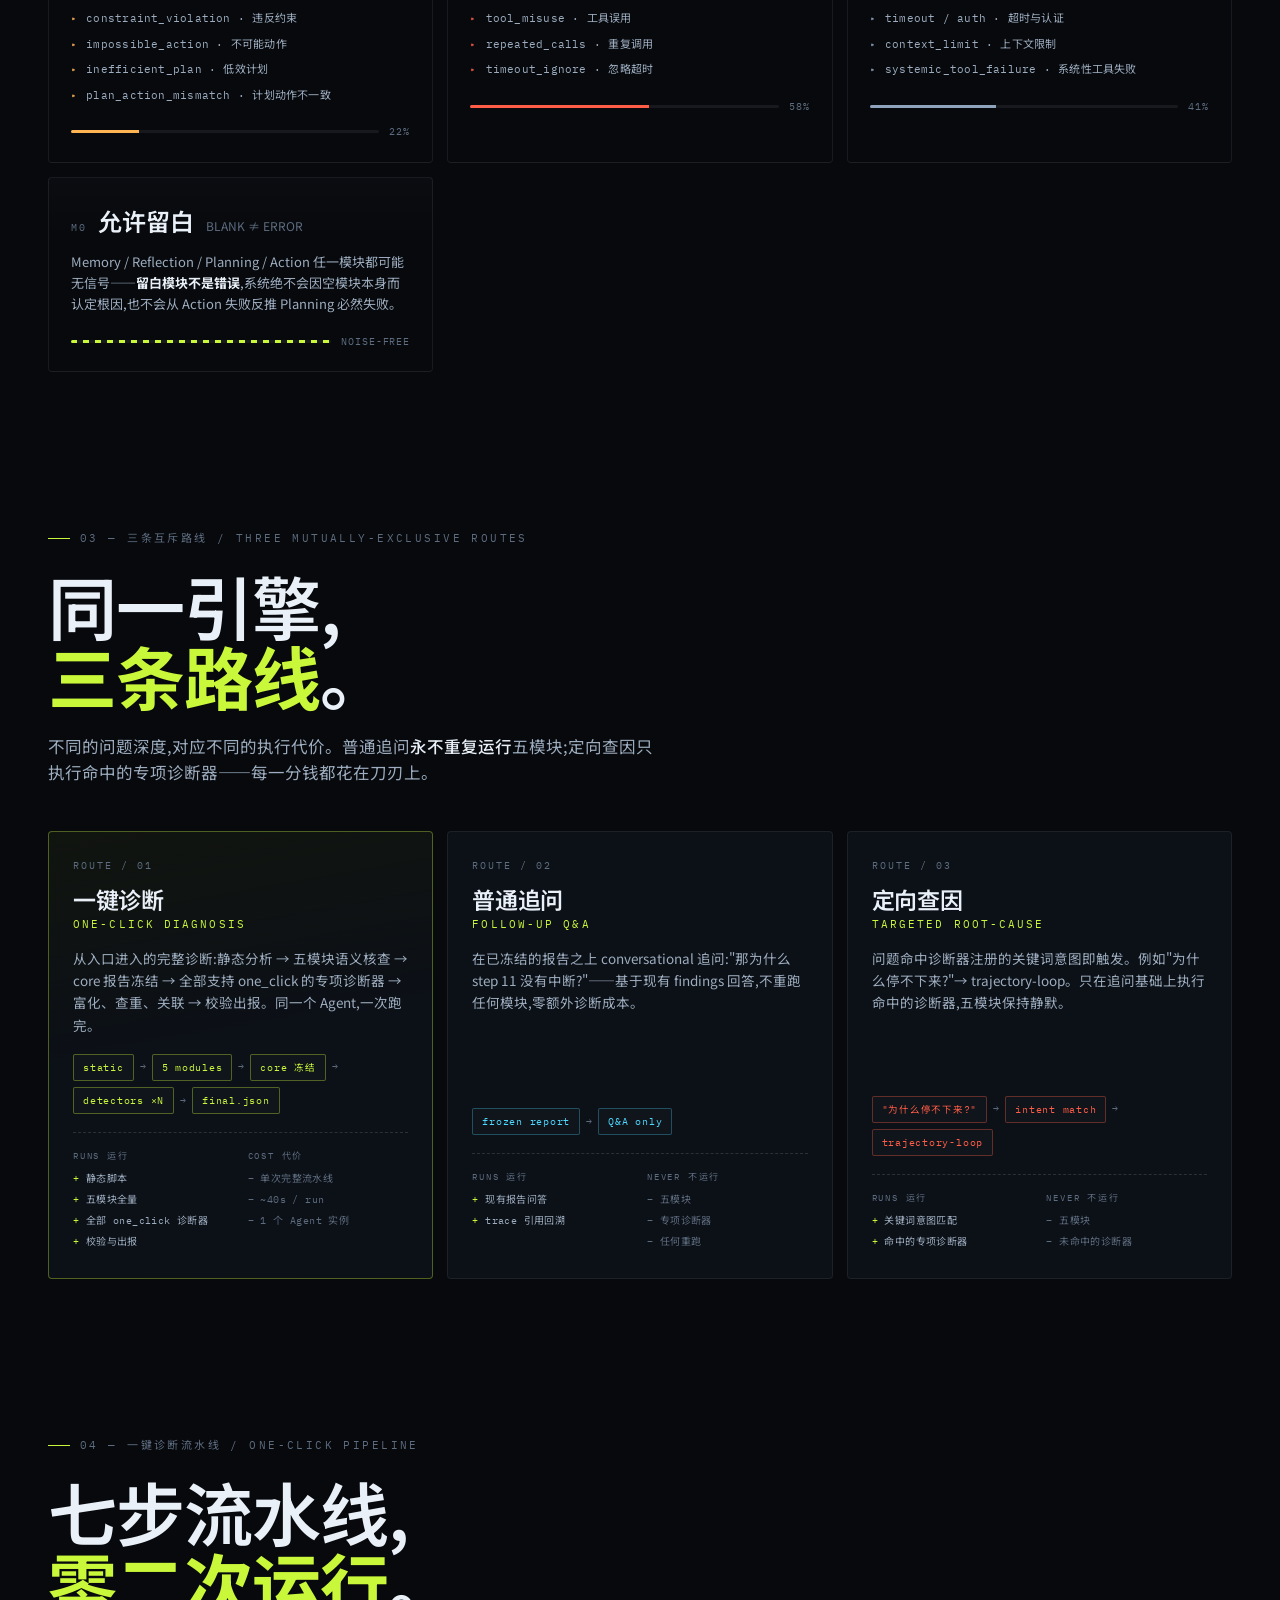
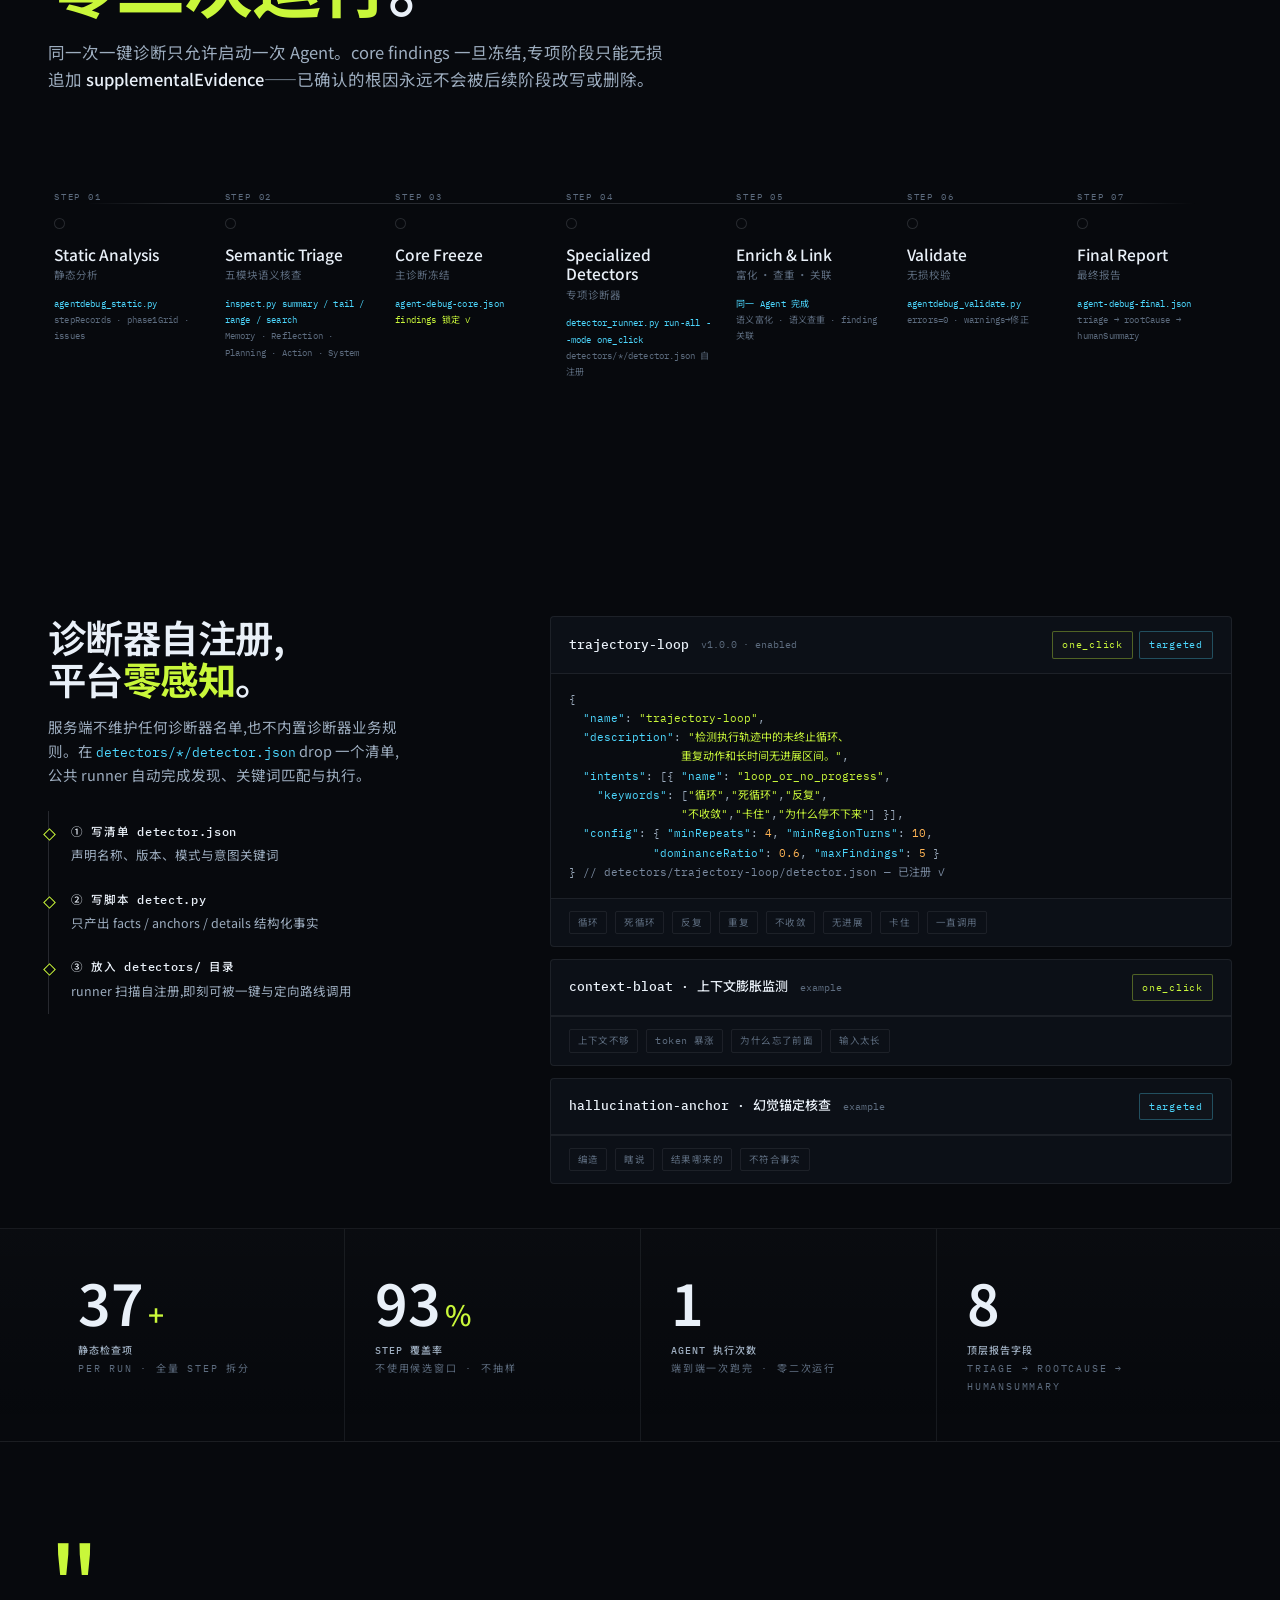
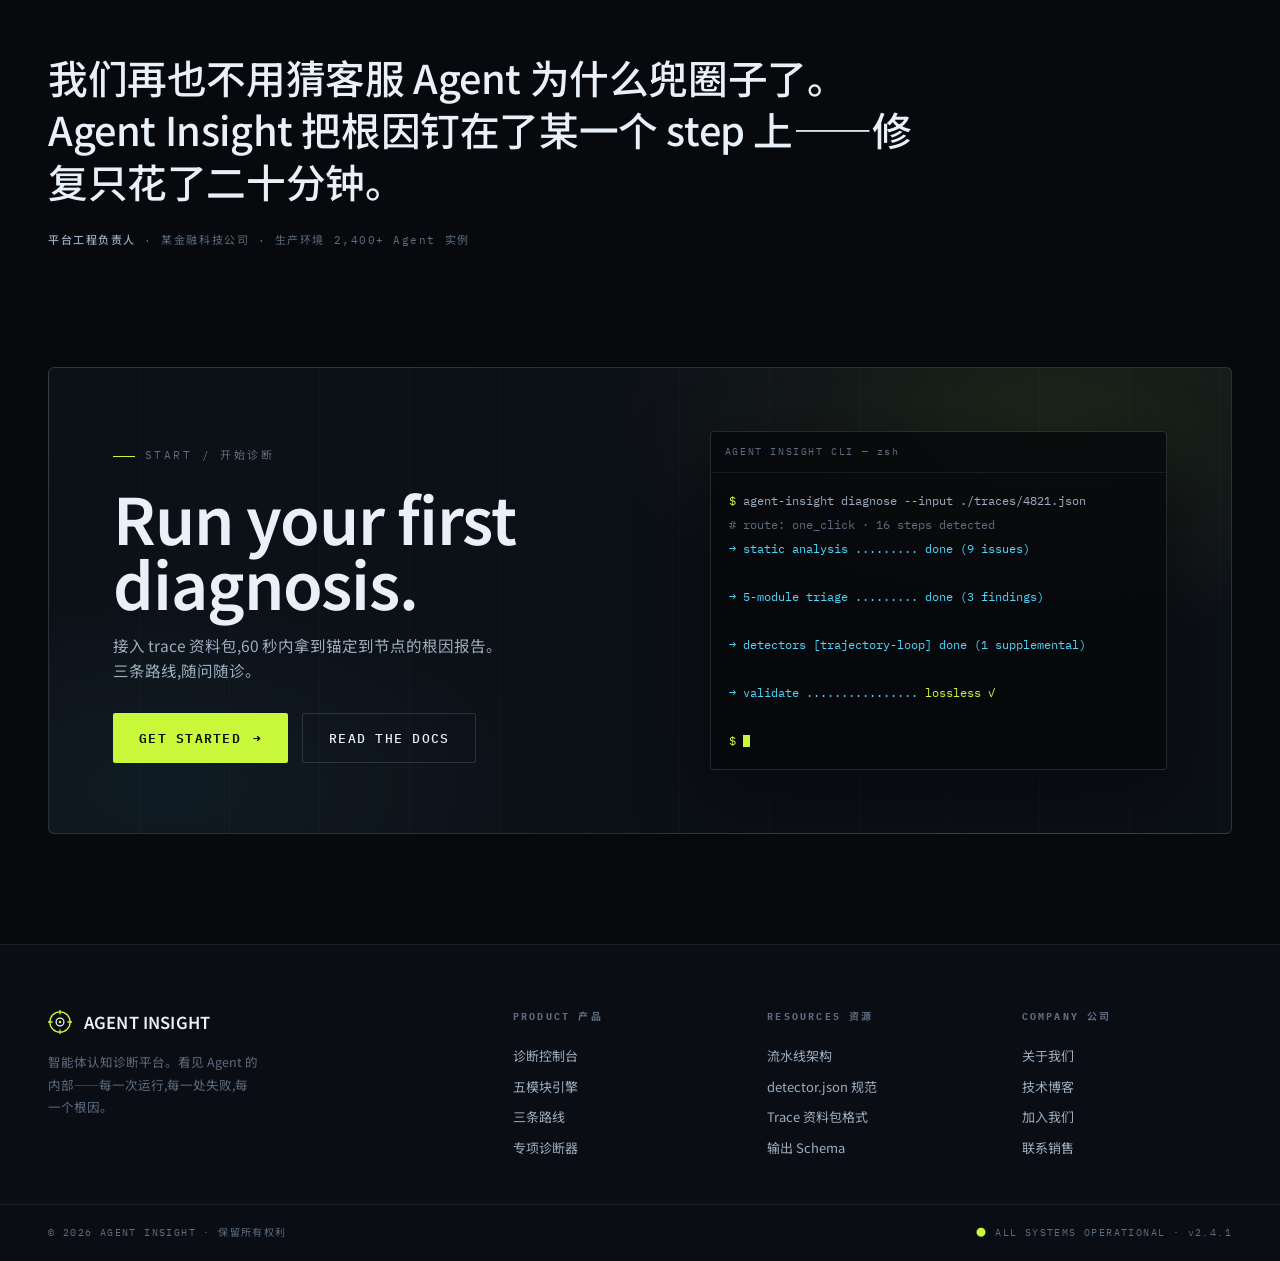
<file: legacy/index-v1-backup.html>
<!DOCTYPE html>
<html lang="zh-CN">
<head>
<meta charset="UTF-8">
<meta name="viewport" content="width=device-width, initial-scale=1.0">
<title>Agent Insight — See Inside Your Agents · 智能体认知诊断平台</title>
<meta name="description" content="Agent Insight captures every step of your agent runs, screens them across five cognitive modules, and pins root cause to the exact trace node.">

<!-- Fonts -->
<link rel="preconnect" href="https://fonts.googleapis.com">
<link rel="preconnect" href="https://fonts.gstatic.com" crossorigin>
<link href="https://api.fontshare.com/v2/css?f[]=clash-display@400,500,600,700&display=swap" rel="stylesheet">
<link href="https://fonts.googleapis.com/css2?family=IBM+Plex+Mono:ital,wght@0,400;0,500;0,600;1,400&family=Noto+Sans+SC:wght@400;500;700&display=swap" rel="stylesheet">

<style>
/* ============================================================
   AGENT INSIGHT — instrument-grade design system
   ============================================================ */
:root{
  --bg:        #07090D;
  --bg-2:      #0A0D13;
  --panel:     #0C1017;
  --panel-2:   #10151D;
  --line:      rgba(233,242,255,.075);
  --line-2:    rgba(233,242,255,.14);
  --ink:       #E9F0F8;
  --ink-2:     #9DADBF;
  --ink-3:     #5D6C7F;
  --lime:      #C9F73A;
  --lime-dim:  rgba(201,247,58,.12);
  --cyan:      #4DD8FF;
  --cyan-dim:  rgba(77,216,255,.10);
  --amber:     #FFB454;
  --amber-dim: rgba(255,180,84,.10);
  --red:       #FF5D47;
  --red-dim:   rgba(255,93,71,.10);
  --steel:     #8FA3BC;

  --font-display: 'Clash Display','Noto Sans SC',sans-serif;
  --font-body: 'Noto Sans SC',system-ui,sans-serif;
  --font-mono: 'IBM Plex Mono','Noto Sans SC',monospace;

  --maxw: 1320px;
  --ease: cubic-bezier(.22,.9,.28,1);
}
*{margin:0;padding:0;box-sizing:border-box}
html{scroll-behavior:smooth}
body{
  background:var(--bg);
  color:var(--ink);
  font-family:var(--font-body);
  font-size:16px;
  line-height:1.6;
  -webkit-font-smoothing:antialiased;
  overflow-x:hidden;
}
::selection{background:var(--lime);color:#0A0D06}
a{color:inherit;text-decoration:none}
button{font:inherit;cursor:pointer;background:none;border:none;color:inherit}
img{max-width:100%;display:block}

/* Scrollbar */
::-webkit-scrollbar{width:10px;height:10px}
::-webkit-scrollbar-track{background:var(--bg)}
::-webkit-scrollbar-thumb{background:#1C242F;border-radius:5px;border:2px solid var(--bg)}
::-webkit-scrollbar-thumb:hover{background:#2A3542}

/* ---------- atmosphere layers ---------- */
.blueprint{
  position:fixed;inset:0;z-index:-2;pointer-events:none;
  background-image:
    linear-gradient(rgba(233,242,255,.028) 1px,transparent 1px),
    linear-gradient(90deg,rgba(233,242,255,.028) 1px,transparent 1px);
  background-size:56px 56px;
  mask-image:radial-gradient(ellipse 90% 70% at 50% 0%,#000 30%,transparent 100%);
}
.vignette{
  position:fixed;inset:0;z-index:-1;pointer-events:none;
  background:
    radial-gradient(ellipse 60% 45% at 78% -6%, rgba(201,247,58,.05), transparent 60%),
    radial-gradient(ellipse 55% 40% at 8% 12%, rgba(77,216,255,.045), transparent 60%);
}
.noise{
  position:fixed;inset:-50%;z-index:60;pointer-events:none;opacity:.05;
  background-image:url("data:image/svg+xml,%3Csvg xmlns='http://www.w3.org/2000/svg' width='240' height='240'%3E%3Cfilter id='n'%3E%3CfeTurbulence type='fractalNoise' baseFrequency='0.9' numOctaves='2'/%3E%3C/filter%3E%3Crect width='100%25' height='100%25' filter='url(%23n)'/%3E%3C/svg%3E");
  animation:grain 9s steps(10) infinite;
}
@keyframes grain{
  0%,100%{transform:translate(0,0)}10%{transform:translate(-3%,-4%)}30%{transform:translate(4%,2%)}
  50%{transform:translate(-2%,4%)}70%{transform:translate(3%,-3%)}90%{transform:translate(-4%,1%)}
}

/* ---------- typography helpers ---------- */
.mono{font-family:var(--font-mono)}
.eyebrow{
  font-family:var(--font-mono);
  font-size:11px;letter-spacing:.22em;text-transform:uppercase;
  color:var(--ink-3);
  display:inline-flex;align-items:center;gap:10px;
}
.eyebrow::before{content:"";width:22px;height:1px;background:var(--lime);display:inline-block}
.sec-num{
  font-family:var(--font-mono);font-size:11px;color:var(--ink-3);
  letter-spacing:.2em;
}
h1,h2,h3{font-family:var(--font-display);font-weight:600;line-height:1.02;letter-spacing:-.015em}
.outline-txt{
  color:transparent;
  -webkit-text-stroke:1.5px rgba(233,242,255,.55);
}
.lime{color:var(--lime)}

/* ---------- layout ---------- */
.wrap{max-width:var(--maxw);margin:0 auto;padding:0 clamp(20px,4vw,48px)}
section{position:relative}
.sec-head{padding:clamp(90px,12vh,150px) 0 clamp(36px,5vh,60px)}
.sec-title{
  font-size:clamp(38px,5.4vw,76px);
  margin-top:22px;
  max-width:16em;
}
.sec-sub{
  margin-top:22px;max-width:620px;color:var(--ink-2);font-size:16.5px;
}
.sec-sub b{color:var(--ink);font-weight:500}

/* ---------- reveal ---------- */
.reveal{opacity:0;transform:translateY(30px);transition:opacity .9s var(--ease),transform .9s var(--ease)}
.reveal.in{opacity:1;transform:none}
.reveal[data-d="1"]{transition-delay:.08s}.reveal[data-d="2"]{transition-delay:.16s}
.reveal[data-d="3"]{transition-delay:.24s}.reveal[data-d="4"]{transition-delay:.32s}
.reveal[data-d="5"]{transition-delay:.4s}.reveal[data-d="6"]{transition-delay:.48s}

/* ============================================================
   NAV
   ============================================================ */
.nav{
  position:fixed;top:0;left:0;right:0;z-index:50;
  transition:background .4s,border-color .4s,backdrop-filter .4s;
  border-bottom:1px solid transparent;
}
.nav.scrolled{
  background:rgba(7,9,13,.78);
  backdrop-filter:blur(14px);
  -webkit-backdrop-filter:blur(14px);
  border-bottom-color:var(--line);
}
.nav-in{
  max-width:var(--maxw);margin:0 auto;
  padding:0 clamp(20px,4vw,48px);
  height:68px;display:flex;align-items:center;gap:36px;
}
.brand{display:flex;align-items:center;gap:12px;font-family:var(--font-display);font-weight:600;font-size:16.5px;letter-spacing:.01em}
.brand svg{display:block}
.brand .tag{
  font-family:var(--font-mono);font-size:9.5px;color:var(--ink-3);
  letter-spacing:.18em;border:1px solid var(--line-2);border-radius:2px;
  padding:3px 6px;margin-left:2px;
}
.nav-links{display:flex;gap:28px;margin-left:12px}
.nav-links a{
  font-family:var(--font-mono);font-size:12px;letter-spacing:.08em;color:var(--ink-2);
  position:relative;padding:6px 0;transition:color .25s;white-space:nowrap;
}
.nav-links a::after{
  content:"";position:absolute;left:0;bottom:0;height:1px;width:0;background:var(--lime);transition:width .3s var(--ease);
}
.nav-links a:hover{color:var(--ink)}
.nav-links a:hover::after{width:100%}
.nav-right{margin-left:auto;display:flex;align-items:center;gap:18px}
.sys-status{
  display:flex;align-items:center;gap:8px;
  font-family:var(--font-mono);font-size:10.5px;letter-spacing:.14em;color:var(--ink-3);
}
.pulse-dot{width:6px;height:6px;border-radius:50%;background:var(--lime);position:relative}
.pulse-dot::after{
  content:"";position:absolute;inset:-4px;border-radius:50%;
  border:1px solid var(--lime);animation:pulse 2.2s ease-out infinite;
}
@keyframes pulse{0%{transform:scale(.5);opacity:1}100%{transform:scale(1.6);opacity:0}}

.btn{
  display:inline-flex;align-items:center;gap:12px;
  font-family:var(--font-mono);font-size:12.5px;font-weight:500;letter-spacing:.1em;text-transform:uppercase;
  padding:14px 26px;border-radius:2px;position:relative;overflow:hidden;
  transition:transform .3s var(--ease),box-shadow .3s,background .3s,color .3s,border-color .3s;
  white-space:nowrap;
}
.btn-primary{background:var(--lime);color:#0B0E06;font-weight:600}
.btn-primary:hover{box-shadow:0 0 0 1px var(--lime),0 8px 34px rgba(201,247,58,.28);transform:translateY(-2px)}
.btn-primary .arr{transition:transform .3s var(--ease)}
.btn-primary:hover .arr{transform:translateX(5px)}
.btn-ghost{border:1px solid var(--line-2);color:var(--ink)}
.btn-ghost:hover{border-color:rgba(233,242,255,.4);background:rgba(233,242,255,.04);transform:translateY(-2px)}
.btn-sm{padding:10px 18px;font-size:11.5px}

/* ============================================================
   HERO
   ============================================================ */
.hero{
  min-height:100svh;
  display:flex;flex-direction:column;justify-content:flex-end;
  padding-top:120px;position:relative;overflow:hidden;
}
#scope{position:absolute;inset:0;z-index:0}
.hero-in{
  position:relative;z-index:2;
  max-width:var(--maxw);margin:0 auto;width:100%;
  padding:0 clamp(20px,4vw,48px) clamp(28px,4vh,48px);
}
.hero-meta{
  display:flex;flex-wrap:wrap;gap:16px 34px;align-items:center;margin-bottom:clamp(24px,4vh,44px);
  font-family:var(--font-mono);font-size:11px;letter-spacing:.2em;color:var(--ink-3);text-transform:uppercase;
}
.hero-meta .live{color:var(--lime);display:flex;align-items:center;gap:8px}
.hero h1{
  font-size:clamp(58px,10.6vw,168px);
  font-weight:600;text-transform:uppercase;letter-spacing:-.02em;
}
.hero h1 .row{display:block;overflow:hidden}
.hero h1 .row span{display:inline-block;transform:translateY(110%);animation:rise 1.1s var(--ease) forwards}
.hero h1 .row:nth-child(2) span{animation-delay:.12s}
.hero h1 .row:nth-child(3) span{animation-delay:.24s}
@keyframes rise{to{transform:none}}
.hero h1 .agents{
  -webkit-text-stroke:2px rgba(233,242,255,.5);color:transparent;
  transition:color .5s;
}
.hero h1 .agents:hover{color:var(--lime);-webkit-text-stroke-color:transparent}
.hero-foot{
  display:flex;flex-wrap:wrap;align-items:flex-end;justify-content:space-between;
  gap:32px;margin-top:clamp(28px,4.5vh,52px);
}
.hero-lede{max-width:520px;color:var(--ink-2);font-size:16.5px}
.hero-lede b{color:var(--ink);font-weight:500}
.hero-ctas{display:flex;gap:14px;flex-wrap:wrap}
.hero-specs{
  display:flex;gap:0;margin-top:clamp(30px,5vh,54px);
  border-top:1px solid var(--line);
  font-family:var(--font-mono);
}
.hero-specs div{
  padding:18px 28px 4px 0;margin-right:28px;
  font-size:11px;letter-spacing:.14em;color:var(--ink-3);text-transform:uppercase;
  display:flex;flex-direction:column;gap:6px;
}
.hero-specs b{color:var(--ink);font-size:13px;font-weight:500;letter-spacing:.06em}
.hero-specs b em{color:var(--lime);font-style:normal}

/* reticle */
.reticle{position:absolute;inset:0;z-index:3;pointer-events:none;opacity:0;transition:opacity .4s}
.hero:hover .reticle{opacity:1}
.ret-x,.ret-y{position:absolute;background:rgba(201,247,58,.18)}
.ret-x{top:0;bottom:0;width:1px}
.ret-y{left:0;right:0;height:1px}
.ret-ring{
  position:absolute;width:56px;height:56px;border:1px solid rgba(201,247,58,.5);border-radius:50%;
  transform:translate(-50%,-50%);
}
.ret-ring::before,.ret-ring::after{content:"";position:absolute;background:rgba(201,247,58,.6)}
.ret-ring::before{left:50%;top:-7px;bottom:-7px;width:1px;transform:translateX(-.5px)}
.ret-ring::after{top:50%;left:-7px;right:-7px;height:1px;transform:translateY(-.5px)}
.ret-read{
  position:absolute;transform:translate(14px,14px);
  font-family:var(--font-mono);font-size:10px;letter-spacing:.12em;color:var(--lime);
  white-space:nowrap;text-shadow:0 0 12px rgba(0,0,0,.8);
}

/* ticker */
.ticker-wrap{
  position:relative;z-index:2;
  border-top:1px solid var(--line);border-bottom:1px solid var(--line);
  background:rgba(10,13,19,.6);backdrop-filter:blur(6px);
  overflow:hidden;height:44px;display:flex;align-items:center;
  mask-image:linear-gradient(90deg,transparent,#000 4%,#000 96%,transparent);
}
.ticker{display:flex;gap:0;width:max-content;animation:tick 46s linear infinite}
.ticker-wrap:hover .ticker{animation-play-state:paused}
@keyframes tick{to{transform:translateX(-50%)}}
.ticker span{
  font-family:var(--font-mono);font-size:11px;letter-spacing:.06em;color:var(--ink-3);
  padding:0 26px;display:inline-flex;align-items:center;gap:8px;white-space:nowrap;
}
.ticker b{font-weight:500}
.tk-m{color:var(--lime)} .tk-r{color:var(--cyan)} .tk-p{color:var(--amber)}
.tk-a{color:var(--red)} .tk-s{color:var(--steel)} .tk-d{color:var(--ink-2)}

/* ============================================================
   TRUST STRIP
   ============================================================ */
.trust{padding:64px 0 8px}
.trust .label{text-align:center;font-family:var(--font-mono);font-size:10.5px;letter-spacing:.26em;color:var(--ink-3);text-transform:uppercase}
.trust-logos{
  display:flex;flex-wrap:wrap;justify-content:center;gap:20px 58px;
  margin-top:30px;align-items:center;
}
.trust-logos span{
  font-family:var(--font-mono);font-size:14px;letter-spacing:.16em;color:#424E5E;
  transition:color .3s;display:flex;align-items:center;gap:9px;
}
.trust-logos span:hover{color:var(--ink-2)}
.trust-logos i{width:7px;height:7px;border:1px solid currentColor;display:inline-block;transform:rotate(45deg)}

/* ============================================================
   CONSOLE SHOWCASE
   ============================================================ */
.console-sec{padding-bottom:40px}
.console{
  border:1px solid var(--line-2);border-radius:6px;overflow:hidden;
  background:var(--panel);
  box-shadow:0 40px 120px rgba(0,0,0,.55),0 0 0 1px rgba(233,242,255,.02),0 0 90px rgba(201,247,58,.035);
  position:relative;
}
.console::after{ /* scanlines */
  content:"";position:absolute;inset:0;pointer-events:none;z-index:5;
  background:repeating-linear-gradient(0deg,rgba(233,242,255,.016) 0 1px,transparent 1px 3px);
}
.scanline{
  position:absolute;left:0;right:0;height:110px;z-index:6;pointer-events:none;
  background:linear-gradient(180deg,transparent,rgba(201,247,58,.045) 55%,rgba(201,247,58,.1) 98%,var(--lime) 100%);
  animation:scan 7.5s var(--ease) infinite;opacity:.75;
}
@keyframes scan{0%{top:-120px}62%{top:100%}100%{top:100%}}
.console-bar{
  display:flex;align-items:center;gap:14px;
  padding:13px 18px;border-bottom:1px solid var(--line);
  background:var(--panel-2);
}
.dots{display:flex;gap:7px}
.dots i{width:10px;height:10px;border-radius:50%;background:#232B36}
.dots i:nth-child(1){background:#3D2A2A}.dots i:nth-child(2){background:#3D3626}.dots i:nth-child(3){background:#26332A}
.console-title{font-family:var(--font-mono);font-size:11.5px;letter-spacing:.1em;color:var(--ink-2)}
.console-title b{color:var(--ink);font-weight:500}
.console-crumb{margin-left:auto;display:flex;gap:8px;align-items:center;font-family:var(--font-mono);font-size:10px;letter-spacing:.12em;color:var(--ink-3)}
.console-crumb .ok{color:var(--lime)}
.console-body{
  display:grid;grid-template-columns:296px minmax(360px,1fr) 348px;
  min-height:560px;position:relative;
}
.col-head{
  display:flex;align-items:center;justify-content:space-between;
  padding:12px 16px;border-bottom:1px solid var(--line);
  font-family:var(--font-mono);font-size:10px;letter-spacing:.2em;color:var(--ink-3);text-transform:uppercase;
  background:rgba(233,242,255,.015);
}
.col-head .cnt{color:var(--ink-2);letter-spacing:.05em}

/* trace column */
.trace-col{border-right:1px solid var(--line);display:flex;flex-direction:column;min-height:0}
.trace-list{overflow:hidden;position:relative;flex:1;padding:8px 0}
.trace-list::after{
  content:"";position:absolute;left:0;right:0;bottom:0;height:70px;
  background:linear-gradient(transparent,var(--panel));pointer-events:none;
}
.tnode{
  display:flex;align-items:center;gap:10px;
  padding:7px 16px;position:relative;
  font-family:var(--font-mono);font-size:11px;color:var(--ink-2);
  transition:background .2s;
}
.tnode:hover{background:rgba(233,242,255,.03)}
.tnode .sn{color:var(--ink-3);width:22px;flex:none}
.tnode .glyph{width:8px;height:8px;flex:none;border:1px solid var(--ink-3);transform:rotate(45deg)}
.tnode.llm .glyph{border-radius:50%;transform:none;border-color:var(--cyan)}
.tnode.tool .glyph{border-radius:1px;transform:none}
.tnode .nm{flex:1;overflow:hidden;text-overflow:ellipsis;white-space:nowrap}
.tnode .dur{color:var(--ink-3);font-size:10px}
.tnode.hot{background:linear-gradient(90deg,var(--red-dim),transparent 70%)}
.tnode.hot::before{content:"";position:absolute;left:0;top:0;bottom:0;width:2px;background:var(--red)}
.tnode.hot .glyph{border-color:var(--red);background:rgba(255,93,71,.25)}
.tnode.hot .nm{color:var(--ink)}
.tnode.warnzone{background:linear-gradient(90deg,var(--amber-dim),transparent 70%)}
.tnode.warnzone::before{content:"";position:absolute;left:0;top:0;bottom:0;width:2px;background:var(--amber)}
.tnode .badge{
  font-size:9px;letter-spacing:.08em;padding:2px 6px;border-radius:2px;flex:none;
}
.badge.timeout{color:var(--amber);border:1px solid rgba(255,180,84,.4)}
.badge.err{color:var(--red);border:1px solid rgba(255,93,71,.4)}
.badge.ok{color:var(--lime);border:1px solid rgba(201,247,58,.4)}
.loop-band{
  margin:2px 16px;padding:6px 10px;border:1px dashed rgba(255,93,71,.4);border-radius:2px;
  font-family:var(--font-mono);font-size:9.5px;letter-spacing:.12em;color:var(--red);
  display:flex;align-items:center;gap:8px;background:rgba(255,93,71,.05);
}
.loop-band::before{content:"";width:6px;height:6px;background:var(--red);border-radius:50%;animation:pulse 1.6s infinite}

/* phase1 grid column */
.grid-col{border-right:1px solid var(--line);display:flex;flex-direction:column;min-width:0}
.p1-body{padding:14px 16px;display:flex;flex-direction:column;gap:13px;flex:1}
.p1-row{
  border:1px solid var(--line);border-radius:3px;padding:11px 13px;
  background:rgba(233,242,255,.014);transition:border-color .3s,transform .3s var(--ease);
}
.p1-row:hover{border-color:var(--line-2);transform:translateX(3px)}
.p1-top{display:flex;align-items:center;gap:10px;margin-bottom:9px}
.p1-code{font-family:var(--font-mono);font-size:9.5px;color:var(--ink-3);letter-spacing:.14em}
.p1-name{font-family:var(--font-display);font-size:15.5px;font-weight:500;letter-spacing:.01em}
.p1-cn{font-size:10.5px;color:var(--ink-3);margin-left:2px}
.p1-issues{margin-left:auto;font-family:var(--font-mono);font-size:9.5px;letter-spacing:.1em;padding:3px 8px;border-radius:2px}
.pi-ok{color:var(--ink-3);border:1px solid var(--line-2)}
.pi-warn{color:var(--amber);border:1px solid rgba(255,180,84,.35)}
.pi-crit{color:var(--red);border:1px solid rgba(255,93,71,.35)}
.cells{display:grid;grid-template-columns:repeat(16,1fr);gap:3px}
.cells i{height:14px;border-radius:1px;background:rgba(233,242,255,.06)}
.cells i.w{background:var(--amber);box-shadow:0 0 8px rgba(255,180,84,.35)}
.cells i.c{background:var(--red);box-shadow:0 0 8px rgba(255,93,71,.4)}
.cells i.g{background:var(--lime)}
.p1-find{font-family:var(--font-mono);font-size:10px;color:var(--ink-3);margin-top:8px;letter-spacing:.03em}
.p1-find b{color:var(--ink-2);font-weight:500}
.p1-find .c{color:var(--red)} .p1-find .w{color:var(--amber)}

/* findings column */
.find-col{display:flex;flex-direction:column;min-width:0;background:rgba(233,242,255,.008)}
.find-body{padding:14px 16px;display:flex;flex-direction:column;gap:12px;overflow:hidden;flex:1}
.finding{
  border:1px solid var(--line);border-radius:3px;padding:12px 13px;position:relative;
  background:rgba(12,16,23,.7);
}
.finding.root{border-color:rgba(255,93,71,.4);background:linear-gradient(160deg,rgba(255,93,71,.07),rgba(12,16,23,.7) 55%)}
.finding .f-top{display:flex;align-items:center;gap:8px;margin-bottom:8px}
.fid{font-family:var(--font-mono);font-size:9.5px;color:var(--ink-3);letter-spacing:.14em}
.role{
  font-family:var(--font-mono);font-size:9px;letter-spacing:.14em;padding:3px 8px;border-radius:2px;
}
.role-root{color:#0B0E06;background:var(--red);font-weight:600}
.role-down{color:var(--amber);border:1px solid rgba(255,180,84,.4)}
.role-supp{color:var(--cyan);border:1px solid rgba(77,216,255,.35)}
.finding h4{font-family:var(--font-display);font-size:15px;font-weight:500;line-height:1.35;margin-bottom:7px}
.finding p{font-size:11.5px;color:var(--ink-2);line-height:1.55}
.f-ev{
  margin-top:9px;font-family:var(--font-mono);font-size:10px;color:var(--ink-3);
  border-left:2px solid var(--line-2);padding-left:10px;line-height:1.7;
}
.f-ev b{color:var(--ink-2);font-weight:500}
.anchor{
  display:inline-flex;align-items:center;gap:6px;margin-top:9px;
  font-family:var(--font-mono);font-size:9.5px;letter-spacing:.1em;color:var(--lime);
  border:1px solid rgba(201,247,58,.3);padding:3px 9px;border-radius:2px;
  transition:background .25s;
}
.anchor:hover{background:var(--lime-dim)}
.anchor.cy{color:var(--cyan);border-color:rgba(77,216,255,.3)}
.human-sum{
  margin-top:auto;border-top:1px solid var(--line);padding:12px 16px;
  font-size:11.5px;color:var(--ink-2);line-height:1.65;background:rgba(201,247,58,.02);
}
.human-sum .hs-tag{font-family:var(--font-mono);font-size:9px;letter-spacing:.2em;color:var(--lime);display:block;margin-bottom:6px}
.caret{display:inline-block;width:7px;height:12px;background:var(--lime);vertical-align:-2px;animation:blink 1.1s steps(1) infinite}
@keyframes blink{50%{opacity:0}}
.console-status{
  border-top:1px solid var(--line);background:var(--panel-2);
  display:flex;align-items:center;gap:20px;padding:10px 18px;
  font-family:var(--font-mono);font-size:10px;letter-spacing:.1em;color:var(--ink-3);
  flex-wrap:wrap;
}
.console-status .ok{color:var(--lime)}
.console-status .sep{width:1px;height:12px;background:var(--line-2)}
.console-scroll-hint{
  display:none;text-align:center;font-family:var(--font-mono);font-size:10px;
  letter-spacing:.2em;color:var(--ink-3);padding:10px;border-top:1px solid var(--line);
}

/* ============================================================
   FIVE MODULES
   ============================================================ */
.modules-grid{
  display:grid;grid-template-columns:repeat(6,1fr);gap:14px;
  padding-bottom:40px;
}
.mcard{
  border:1px solid var(--line);border-radius:4px;padding:24px 22px 22px;
  background:linear-gradient(180deg,rgba(233,242,255,.018),transparent 40%);
  position:relative;overflow:hidden;
  transition:transform .4s var(--ease),border-color .4s,background .4s;
}
.mcard:hover{transform:translateY(-6px);border-color:var(--line-2)}
.mcard::before{
  content:"";position:absolute;top:0;left:0;right:0;height:2px;
  background:var(--mc,var(--lime));opacity:0;transition:opacity .4s;
}
.mcard:hover::before{opacity:1}
.mcard.span2{grid-column:span 2}
.mcard.span3{grid-column:span 3}
.m-head{display:flex;align-items:baseline;gap:12px}
.m-code{font-family:var(--font-mono);font-size:10px;color:var(--ink-3);letter-spacing:.16em}
.m-name{font-family:var(--font-display);font-size:24px;font-weight:600}
.m-cn{font-size:12px;color:var(--ink-3)}
.m-desc{margin-top:12px;font-size:13px;color:var(--ink-2);line-height:1.6}
.m-checks{margin-top:16px;list-style:none;display:flex;flex-direction:column;gap:8px}
.m-checks li{
  display:flex;gap:10px;align-items:baseline;
  font-family:var(--font-mono);font-size:11px;color:var(--ink-2);letter-spacing:.02em;
}
.m-checks li::before{content:"▸";color:var(--mc,var(--lime));font-size:10px}
.m-meter{margin-top:20px;display:flex;align-items:center;gap:10px}
.m-meter .bar{flex:1;height:3px;background:rgba(233,242,255,.07);border-radius:2px;overflow:hidden}
.m-meter .bar i{display:block;height:100%;background:var(--mc,var(--lime));width:0;transition:width 1.2s var(--ease)}
.in .m-meter .bar i{width:var(--w)}
.m-meter .pct{font-family:var(--font-mono);font-size:9.5px;color:var(--ink-3);letter-spacing:.1em}
.m-sig{
  position:absolute;right:18px;top:20px;width:64px;height:26px;opacity:.85;
}

/* ============================================================
   THREE ROUTES
   ============================================================ */
.routes{display:grid;grid-template-columns:repeat(3,1fr);gap:14px;padding-bottom:40px}
.rcard{
  border:1px solid var(--line);border-radius:4px;padding:26px 24px;
  background:var(--panel);position:relative;overflow:hidden;
  transition:transform .4s var(--ease),border-color .4s;
  display:flex;flex-direction:column;
}
.rcard:hover{transform:translateY(-6px)}
.rcard.feat{border-color:rgba(201,247,58,.35);background:linear-gradient(170deg,rgba(201,247,58,.05),var(--panel) 45%)}
.rcard .r-num{font-family:var(--font-mono);font-size:10px;color:var(--ink-3);letter-spacing:.2em}
.rcard h3{font-size:23px;margin-top:14px;font-weight:600}
.rcard .r-en{font-family:var(--font-mono);font-size:10.5px;letter-spacing:.2em;color:var(--lime);margin-top:5px;text-transform:uppercase}
.rcard p.r-desc{margin-top:14px;font-size:13.5px;color:var(--ink-2);line-height:1.65;flex:1}
.flow{display:flex;flex-wrap:wrap;gap:6px;margin-top:18px;align-items:center}
.chip{
  font-family:var(--font-mono);font-size:9.5px;letter-spacing:.08em;
  padding:5px 9px;border:1px solid var(--line-2);border-radius:2px;color:var(--ink-2);
  background:rgba(233,242,255,.02);white-space:nowrap;
}
.chip.lm{color:var(--lime);border-color:rgba(201,247,58,.35)}
.chip.cy{color:var(--cyan);border-color:rgba(77,216,255,.3)}
.chip.rd{color:var(--red);border-color:rgba(255,93,71,.35)}
.chip.off{color:var(--ink-3);text-decoration:line-through;opacity:.6}
.flow .f-arr{color:var(--ink-3);font-family:var(--font-mono);font-size:10px}
.r-runs{
  margin-top:18px;border-top:1px dashed var(--line-2);padding-top:14px;
  display:grid;grid-template-columns:1fr 1fr;gap:14px;
  font-family:var(--font-mono);font-size:10px;line-height:2.1;letter-spacing:.04em;
}
.r-runs .yes{color:var(--ink-2)}
.r-runs .no{color:var(--ink-3)}
.r-runs .h{color:var(--ink-3);font-size:9px;letter-spacing:.2em;display:block;margin-bottom:2px}
.r-runs .yes::before{content:"+ ";color:var(--lime)}
.r-runs .no::before{content:"– "}

/* ============================================================
   PIPELINE
   ============================================================ */
.pipe{
  position:relative;margin:10px 0 46px;
  padding:34px 0 10px;
}
.pipe-line{
  position:absolute;top:56px;left:3%;right:3%;height:1px;
  background:linear-gradient(90deg,transparent,var(--line-2) 8%,var(--line-2) 92%,transparent);
}
.pipe-line i{
  position:absolute;left:0;top:0;height:1px;width:0;background:var(--lime);
  box-shadow:0 0 12px rgba(201,247,58,.5);
  animation:flow 6s var(--ease) infinite;
  display:block;
}
@keyframes flow{0%{width:0;opacity:1}70%{width:100%;opacity:1}100%{width:100%;opacity:0}}
.pipe-steps{
  display:grid;grid-template-columns:repeat(7,1fr);gap:10px;position:relative;
}
.pstep{text-align:left;padding:0 6px}
.pstep .p-dot{
  width:11px;height:11px;border-radius:50%;border:1px solid var(--line-2);
  background:var(--bg);margin:11px 0 16px;position:relative;z-index:2;
  transition:border-color .3s,box-shadow .3s;
}
.pstep:hover .p-dot{border-color:var(--lime);box-shadow:0 0 14px rgba(201,247,58,.5)}
.pstep .p-id{font-family:var(--font-mono);font-size:9px;color:var(--ink-3);letter-spacing:.2em}
.pstep h4{font-family:var(--font-display);font-size:15.5px;font-weight:500;margin-top:6px;line-height:1.25}
.pstep .p-cn{font-size:10.5px;color:var(--ink-3);margin-top:3px}
.pstep .p-art{
  margin-top:12px;font-family:var(--font-mono);font-size:9px;color:var(--ink-3);
  letter-spacing:.02em;line-height:1.8;
}
.pstep .p-art b{color:var(--cyan);font-weight:400;display:block}
.pstep .p-art em{color:var(--lime);font-style:normal}

/* ============================================================
   DETECTORS
   ============================================================ */
.detectors-grid{display:grid;grid-template-columns:5fr 7fr;gap:14px;padding-bottom:44px;align-items:start}
.det-copy h3{font-size:clamp(28px,3vw,40px);line-height:1.08}
.det-copy p{margin-top:16px;color:var(--ink-2);font-size:14.5px;max-width:44ch}
.det-copy .how{
  margin-top:24px;display:flex;flex-direction:column;gap:0;
  border-left:1px solid var(--line-2);
}
.det-copy .how div{padding:12px 0 12px 22px;position:relative}
.det-copy .how div::before{
  content:"";position:absolute;left:-4px;top:19px;width:7px;height:7px;
  background:var(--bg);border:1px solid var(--lime);transform:rotate(45deg);
}
.det-copy .how b{font-family:var(--font-mono);font-size:11.5px;font-weight:500;color:var(--ink);letter-spacing:.06em;display:block}
.det-copy .how span{font-size:12.5px;color:var(--ink-2)}
.det-catalog{display:flex;flex-direction:column;gap:12px}
.det-card{
  border:1px solid var(--line);border-radius:4px;background:var(--panel);
  overflow:hidden;transition:border-color .3s;
}
.det-card:hover{border-color:var(--line-2)}
.det-card .dc-head{
  display:flex;align-items:center;gap:12px;padding:14px 18px;
  border-bottom:1px solid var(--line);
}
.det-card .dc-head .nm{font-family:var(--font-mono);font-size:13px;color:var(--ink);font-weight:500}
.det-card .dc-head .ver{font-family:var(--font-mono);font-size:9.5px;color:var(--ink-3)}
.det-card .dc-head .modes{margin-left:auto;display:flex;gap:6px}
.det-card pre{
  font-family:var(--font-mono);font-size:11px;line-height:1.75;color:var(--ink-2);
  padding:16px 18px;overflow-x:auto;background:rgba(7,9,13,.5);
}
.j-k{color:var(--cyan)} .j-s{color:var(--lime)} .j-n{color:var(--amber)} .j-p{color:#7A8AA0}
.det-card .dc-foot{
  display:flex;gap:8px;flex-wrap:wrap;padding:12px 18px;border-top:1px solid var(--line);
}
.kw{
  font-family:var(--font-mono);font-size:9.5px;color:var(--ink-3);
  border:1px solid var(--line);padding:3px 8px;border-radius:2px;letter-spacing:.04em;
}

/* ============================================================
   STATS
   ============================================================ */
.stats{
  border-top:1px solid var(--line);border-bottom:1px solid var(--line);
  background:linear-gradient(180deg,rgba(233,242,255,.014),transparent);
}
.stats-in{
  display:grid;grid-template-columns:repeat(4,1fr);
}
.stat{
  padding:clamp(34px,5vh,58px) 30px;border-left:1px solid var(--line);
}
.stat:first-child{border-left:none}
.stat .num{
  font-family:var(--font-display);font-size:clamp(38px,4.4vw,62px);font-weight:600;line-height:1;
  display:flex;align-items:baseline;gap:4px;
}
.stat .num small{font-size:.5em;color:var(--lime);font-weight:500}
.stat .lbl{
  margin-top:12px;font-family:var(--font-mono);font-size:10px;letter-spacing:.18em;
  color:var(--ink-3);text-transform:uppercase;line-height:1.8;
}
.stat .lbl b{display:block;color:var(--ink-2);font-weight:500;letter-spacing:.1em}

/* ============================================================
   QUOTE + CTA
   ============================================================ */
.quote-sec{padding:clamp(90px,13vh,150px) 0;text-align:left}
.quote-mark{font-family:var(--font-display);font-size:110px;line-height:.6;color:var(--lime);opacity:.9}
blockquote{
  font-family:var(--font-display);font-size:clamp(24px,3.1vw,42px);font-weight:500;
  line-height:1.3;max-width:22em;margin-top:26px;letter-spacing:-.01em;
}
.quote-by{margin-top:26px;font-family:var(--font-mono);font-size:11px;letter-spacing:.14em;color:var(--ink-3)}
.quote-by b{color:var(--ink-2);font-weight:500}

.cta{
  border:1px solid var(--line-2);border-radius:6px;overflow:hidden;position:relative;
  background:
    radial-gradient(ellipse 70% 90% at 85% 10%,rgba(201,247,58,.09),transparent 55%),
    radial-gradient(ellipse 60% 80% at 10% 90%,rgba(77,216,255,.06),transparent 55%),
    var(--panel);
  padding:clamp(48px,7vh,84px) clamp(28px,5vw,72px);
  display:grid;grid-template-columns:1.2fr 1fr;gap:48px;align-items:center;
  margin-bottom:110px;
}
.cta::after{
  content:"";position:absolute;inset:0;pointer-events:none;
  background:repeating-linear-gradient(90deg,rgba(233,242,255,.02) 0 1px,transparent 1px 90px);
}
.cta h2{font-size:clamp(40px,5vw,68px);line-height:1.02}
.cta .cta-sub{margin-top:18px;color:var(--ink-2);max-width:44ch;font-size:15.5px}
.cta .hero-ctas{margin-top:30px}
.term{
  border:1px solid var(--line-2);border-radius:4px;background:rgba(4,6,9,.75);
  font-family:var(--font-mono);font-size:12px;line-height:2;
  box-shadow:0 24px 70px rgba(0,0,0,.5);
  position:relative;z-index:2;
}
.term-bar{
  display:flex;gap:8px;align-items:center;padding:10px 14px;
  border-bottom:1px solid var(--line);color:var(--ink-3);font-size:10px;letter-spacing:.16em;
}
.term-body{padding:16px 18px;color:var(--ink-2)}
.term-body .pr{color:var(--lime)}
.term-body .cm{color:var(--ink-3)}
.term-body .out{color:var(--cyan);display:block}
.term-body .ok2{color:var(--lime)}

/* ============================================================
   FOOTER
   ============================================================ */
footer{border-top:1px solid var(--line);background:var(--bg-2)}
.foot-in{
  max-width:var(--maxw);margin:0 auto;padding:64px clamp(20px,4vw,48px) 40px;
  display:grid;grid-template-columns:2fr 1fr 1fr 1fr;gap:44px;
}
.foot-brand p{margin-top:16px;font-size:12.5px;color:var(--ink-3);max-width:30ch;line-height:1.8}
.foot-col h5{
  font-family:var(--font-mono);font-size:10px;letter-spacing:.22em;color:var(--ink-3);
  text-transform:uppercase;margin-bottom:16px;
}
.foot-col a{
  display:block;font-size:13px;color:var(--ink-2);padding:5px 0;transition:color .25s,padding-left .25s;
}
.foot-col a:hover{color:var(--lime);padding-left:6px}
.foot-base{
  border-top:1px solid var(--line);
  max-width:var(--maxw);margin:0 auto;padding:20px clamp(20px,4vw,48px);
  display:flex;justify-content:space-between;gap:18px;flex-wrap:wrap;
  font-family:var(--font-mono);font-size:10px;letter-spacing:.14em;color:var(--ink-3);
}
.foot-base .ok{color:var(--lime)}

/* ============================================================
   RESPONSIVE
   ============================================================ */
@media(max-width:1150px){
  .console-body{grid-template-columns:280px minmax(340px,1fr) 320px;overflow-x:auto}
  .pipe-steps{grid-template-columns:repeat(4,1fr);row-gap:34px}
  .pipe-line{display:none}
}
@media(max-width:960px){
  .nav-links{display:none}
  .modules-grid{grid-template-columns:repeat(2,1fr)}
  .mcard.span3{grid-column:span 2}
  .routes{grid-template-columns:1fr}
  .detectors-grid{grid-template-columns:1fr}
  .stats-in{grid-template-columns:repeat(2,1fr)}
  .stat:nth-child(3){border-left:none}
  .stat{border-top:1px solid var(--line)}
  .stat:nth-child(-n+2){border-top:none}
  .cta{grid-template-columns:1fr}
  .foot-in{grid-template-columns:1fr 1fr}
  .console-scroll-hint{display:block}
}
@media(max-width:640px){
  .modules-grid{grid-template-columns:1fr}
  .mcard.span2,.mcard.span3{grid-column:auto}
  .stats-in{grid-template-columns:1fr}
  .stat{border-left:none;border-top:1px solid var(--line)}
  .stat:first-child{border-top:none}
  .pipe-steps{grid-template-columns:repeat(2,1fr)}
  .sys-status{display:none}
  .hero-specs{flex-wrap:wrap}
  .foot-in{grid-template-columns:1fr}
}
@media(pointer:coarse){
  .reticle{display:none}
}
@media(prefers-reduced-motion:reduce){
  *,*::before,*::after{animation-duration:.01ms!important;animation-iteration-count:1!important;transition-duration:.01ms!important}
  .hero h1 .row span{transform:none;animation:none}
  .reveal{opacity:1;transform:none}
  .ticker{animation:none}
}
</style>
</head>
<body>

<div class="blueprint"></div>
<div class="vignette"></div>
<div class="noise"></div>

<!-- ================= NAV ================= -->
<nav class="nav" id="nav">
  <div class="nav-in">
    <a class="brand" href="#top">
      <svg width="26" height="26" viewBox="0 0 26 26" fill="none" aria-hidden="true">
        <circle cx="13" cy="13" r="11" stroke="#C9F73A" stroke-width="1.4"/>
        <circle cx="13" cy="13" r="4.2" stroke="#E9F0F8" stroke-width="1.4"/>
        <circle cx="13" cy="13" r="1.4" fill="#C9F73A"/>
        <path d="M13 0v5M13 21v5M0 13h5M21 13h5" stroke="#C9F73A" stroke-width="1.4"/>
      </svg>
      AGENT INSIGHT
      <span class="tag">v2.4</span>
    </a>
    <div class="nav-links">
      <a href="#console">CONSOLE 台</a>
      <a href="#modules">MODULES 模块</a>
      <a href="#routes">ROUTES 路线</a>
      <a href="#pipeline">PIPELINE</a>
      <a href="#detectors">DETECTORS 诊断器</a>
    </div>
    <div class="nav-right">
      <span class="sys-status"><span class="pulse-dot"></span>ALL SYSTEMS OPERATIONAL</span>
      <a href="#cta" class="btn btn-primary btn-sm">LAUNCH CONSOLE <span class="arr">→</span></a>
    </div>
  </div>
</nav>

<!-- ================= HERO ================= -->
<header class="hero" id="top">
  <canvas id="scope" aria-hidden="true"></canvas>

  <div class="reticle" id="reticle" aria-hidden="true">
    <div class="ret-x" id="retX"></div>
    <div class="ret-y" id="retY"></div>
    <div class="ret-ring" id="retRing"></div>
    <div class="ret-read" id="retRead">X:0000 Y:0000 · SECTOR —</div>
  </div>

  <div class="hero-in">
    <div class="hero-meta">
      <span class="live"><span class="pulse-dot"></span>AGENT OBSERVABILITY · 智能体可观测性</span>
      <span>认知诊断 / COGNITIVE DIAGNOSTICS</span>
      <span>RUN #4821 IN PROGRESS</span>
    </div>

    <h1>
      <span class="row"><span>SEE</span></span>
      <span class="row"><span>INSIDE</span></span>
      <span class="row"><span>YOUR <em class="agents" style="font-style:normal">AGENTS</em>.</span></span>
    </h1>

    <div class="hero-foot">
      <p class="hero-lede">
        Agent Insight 捕获 Agent 运行的<b>每一步</b>,在 <b>Memory · Reflection · Planning · Action · System</b>
        五个认知模块上全面筛查,把根因锚定到左侧 trace 的<b>具体节点</b>——从幻觉工具调用到断裂的提示词链。
      </p>
      <div class="hero-ctas">
        <a href="#cta" class="btn btn-primary">RUN ONE-CLICK DIAGNOSIS <span class="arr">→</span></a>
        <a href="#console" class="btn btn-ghost">VIEW LIVE CONSOLE</a>
      </div>
    </div>

    <div class="hero-specs">
      <div><b><em>5</em> 模块</b>认知诊断 / MODULES</div>
      <div><b><em>40+</em> 检查项</b>静态 + 语义 / CHECKS</div>
      <div><b><em>3</em> 路线</b>一键 / 追问 / 定向 / ROUTES</div>
      <div><b>&lt;60<em>s</em></b>定位根因 / TO ROOT CAUSE</div>
    </div>
  </div>

  <div class="ticker-wrap" aria-hidden="true">
    <div class="ticker" id="ticker">
      <span><b class="tk-a">[Action]</b> tool_misuse · shell.exec ×7 · step 34</span>
      <span><b class="tk-r">[Reflection]</b> false_success_claim · step 11</span>
      <span><b class="tk-m">[Memory]</b> recall_failure · prior constraint lost · step 02</span>
      <span><b class="tk-s">[System]</b> context_limit_exceeded · step 15</span>
      <span><b class="tk-p">[Planning]</b> plan_action_mismatch · step 07</span>
      <span><b class="tk-d">[trajectory-loop]</b> no_progress region · steps 08–14 · dominance 0.71</span>
      <span><b class="tk-m">[Memory]</b> constraint_forgotten · "必须使用中文回复"</span>
      <span><b class="tk-r">[Reflection]</b> misread_tool_result · step 09</span>
      <span><b class="tk-p">[Planning]</b> impossible_action · step 05</span>
      <span><b class="tk-a">[Action]</b> repeated_calls · browser.navigate ×5</span>
      <span><b class="tk-s">[System]</b> auth_refresh · 401 ×3 · external</span>
      <span><b class="tk-d">[validate]</b> lossless ✓ · final.json frozen</span>
    </div>
  </div>
</header>

<!-- ================= TRUST ================= -->
<section class="trust">
  <p class="label reveal">为生产级 Agent 团队而建 / BUILT FOR TEAMS SHIPPING AGENTS</p>
  <div class="trust-logos reveal" data-d="1">
    <span><i></i>NORTHWIND LABS</span>
    <span><i></i>HELIX AUTOMATION</span>
    <span><i></i>DATUMWORKS</span>
    <span><i></i>OPSPHERE</span>
    <span><i></i>KITE&nbsp;AI</span>
    <span><i></i>MERIDIAN&nbsp;CLOUD</span>
  </div>
</section>

<!-- ================= CONSOLE ================= -->
<section class="console-sec" id="console">
  <div class="wrap">
    <div class="sec-head">
      <span class="eyebrow reveal">01 — 诊断控制台 / DIAGNOSTIC CONSOLE</span>
      <h2 class="sec-title reveal" data-d="1">每一次运行,<br>都是一场<b class="lime">认知解剖</b>。</h2>
      <p class="sec-sub reveal" data-d="2">左侧是真实执行轨迹,中间是 <b>Phase 1 错误网格</b>,右侧是面向用户的<b>关键发现</b>。每一条 finding 都通过锚点关联到 trace 节点——不编造、不臆测,所有结论可回溯。</p>
    </div>

    <div class="console reveal" data-d="2">
      <div class="scanline"></div>
      <div class="console-bar">
        <div class="dots"><i></i><i></i><i></i></div>
        <span class="console-title">agent-insight — <b>one-click diagnosis · run #4821</b></span>
        <span class="console-crumb">trace.packed.json <span class="sep" style="width:1px;height:10px;background:var(--line-2)"></span> <span class="ok">● CONNECTED</span></span>
      </div>

      <div class="console-body">
        <!-- TRACE -->
        <div class="trace-col">
          <div class="col-head">TRACE 轨迹 <span class="cnt">16 steps</span></div>
          <div class="trace-list">
            <div class="tnode llm"><span class="sn">01</span><span class="glyph"></span><span class="nm">Planner · 任务拆解</span><span class="dur">1.2s</span></div>
            <div class="tnode tool"><span class="sn">02</span><span class="glyph"></span><span class="nm">Memory.recall</span><span class="dur">0.3s</span></div>
            <div class="tnode llm"><span class="sn">03</span><span class="glyph"></span><span class="nm">Executor · llm.call</span><span class="dur">2.8s</span></div>
            <div class="tnode tool"><span class="sn">04</span><span class="glyph"></span><span class="nm">browser.navigate</span><span class="dur">1.1s</span></div>
            <div class="tnode llm"><span class="sn">05</span><span class="glyph"></span><span class="nm">Executor · llm.call</span><span class="dur">3.4s</span></div>
            <div class="tnode tool"><span class="sn">06</span><span class="glyph"></span><span class="nm">Memory.write</span><span class="dur">0.2s</span></div>
            <div class="tnode llm"><span class="sn">07</span><span class="glyph"></span><span class="nm">Executor · llm.call</span><span class="dur">2.1s</span></div>
            <div class="loop-band">LOOP REGION · 未终止循环</div>
            <div class="tnode tool hot"><span class="sn">08</span><span class="glyph"></span><span class="nm">shell.exec</span><span class="badge timeout">TIMEOUT</span><span class="dur">4.6s</span></div>
            <div class="tnode llm warnzone"><span class="sn">09</span><span class="glyph"></span><span class="nm">Executor · llm.call</span><span class="dur">3.9s</span></div>
            <div class="tnode tool warnzone"><span class="sn">10</span><span class="glyph"></span><span class="nm">shell.exec</span><span class="badge timeout">TIMEOUT</span><span class="dur">4.4s</span></div>
            <div class="tnode tool warnzone"><span class="sn">11</span><span class="glyph"></span><span class="nm">browser.navigate</span><span class="badge err">ERR 500</span><span class="dur">1.0s</span></div>
            <div class="tnode llm warnzone"><span class="sn">12</span><span class="glyph"></span><span class="nm">Executor · llm.call</span><span class="dur">4.1s</span></div>
            <div class="tnode tool warnzone"><span class="sn">13</span><span class="glyph"></span><span class="nm">shell.exec</span><span class="badge timeout">TIMEOUT</span><span class="dur">4.8s</span></div>
            <div class="tnode llm warnzone"><span class="sn">14</span><span class="glyph"></span><span class="nm">Executor · llm.call</span><span class="dur">3.6s</span></div>
            <div class="tnode llm hot"><span class="sn">15</span><span class="glyph"></span><span class="nm">Executor · 终态判定</span><span class="badge err">CTX LIMIT</span><span class="dur">—</span></div>
            <div class="tnode llm"><span class="sn">16</span><span class="glyph"></span><span class="nm">Reporter · 输出总结</span><span class="badge ok">DONE</span><span class="dur">1.9s</span></div>
          </div>
        </div>

        <!-- PHASE 1 GRID -->
        <div class="grid-col">
          <div class="col-head">PHASE 1 · 错误网格 <span class="cnt">phase1Grid</span></div>
          <div class="p1-body">
            <div class="p1-row">
              <div class="p1-top">
                <span class="p1-code">M1</span><span class="p1-name">Memory</span><span class="p1-cn">记忆</span>
                <span class="p1-issues pi-warn">1 ISSUE</span>
              </div>
              <div class="cells">
                <i></i><i class="w"></i><i></i><i></i><i></i><i></i><i></i><i></i><i></i><i></i><i></i><i></i><i></i><i></i><i></i><i></i>
              </div>
              <div class="p1-find"><b>recall_failure</b> — 用户约束"必须使用中文回复"在 step 02 召回时丢失 <span class="w">▸ step 02</span></div>
            </div>

            <div class="p1-row">
              <div class="p1-top">
                <span class="p1-code">M2</span><span class="p1-name">Reflection</span><span class="p1-cn">反思</span>
                <span class="p1-issues pi-crit">2 ISSUES</span>
              </div>
              <div class="cells">
                <i></i><i></i><i></i><i></i><i></i><i class="c"></i><i></i><i></i><i class="w"></i><i></i><i></i><i></i><i></i><i></i><i></i><i></i>
              </div>
              <div class="p1-find"><b>false_success_claim</b> — step 11 工具返回 500,反思仍声明"页面加载成功" <span class="c">▸ step 11</span></div>
            </div>

            <div class="p1-row">
              <div class="p1-top">
                <span class="p1-code">M3</span><span class="p1-name">Planning</span><span class="p1-cn">规划</span>
                <span class="p1-issues pi-warn">1 ISSUE</span>
              </div>
              <div class="cells">
                <i></i><i></i><i></i><i></i><i></i><i class="w"></i><i></i><i></i><i></i><i></i><i></i><i></i><i></i><i></i><i></i><i></i>
              </div>
              <div class="p1-find"><b>plan_action_mismatch</b> — 计划声明"先验证环境",动作序列却直接进入构建 <span class="w">▸ step 07</span></div>
            </div>

            <div class="p1-row">
              <div class="p1-top">
                <span class="p1-code">M4</span><span class="p1-name">Action</span><span class="p1-cn">动作</span>
                <span class="p1-issues pi-crit">3 ISSUES</span>
              </div>
              <div class="cells">
                <i></i><i></i><i></i><i></i><i></i><i></i><i class="c"></i><i class="c"></i><i></i><i class="c"></i><i></i><i></i><i></i><i></i><i></i><i></i>
              </div>
              <div class="p1-find"><b>repeated_calls / tool_misuse</b> — shell.exec 重复 ×7 且忽略 timeout, domin­ance 0.71 <span class="c">▸ step 08–14</span></div>
            </div>

            <div class="p1-row">
              <div class="p1-top">
                <span class="p1-code">M5</span><span class="p1-name">System</span><span class="p1-cn">系统环境</span>
                <span class="p1-issues pi-crit">2 ISSUES</span>
              </div>
              <div class="cells">
                <i></i><i></i><i></i><i></i><i></i><i></i><i></i><i></i><i></i><i></i><i></i><i></i><i class="c"></i><i></i><i class="w"></i><i></i>
              </div>
              <div class="p1-find"><b>context_limit_exceeded</b> — 终态节点触发上下文上限,属外部系统性原因 <span class="c">▸ step 15</span></div>
            </div>
          </div>
        </div>

        <!-- FINDINGS -->
        <div class="find-col">
          <div class="col-head">PHASE 2 · 关键发现 <span class="cnt">findings</span></div>
          <div class="find-body">
            <div class="finding root">
              <div class="f-top"><span class="fid">F-01</span><span class="role role-root">ROLE = ROOT</span></div>
              <h4>执行进入未终止的工具调用循环</h4>
              <p>shell.exec 在 step 08–14 重复 7 次,支配率 0.71(阈值 0.60),任务在 step 15 因上下文上限失败。</p>
              <div class="f-ev">
                <b>evidence</b> · repeated-calls: shell.exec ×7<br>
                <b>region</b> · 08 → 14 · 无进展区间 9 turns<br>
                <b>correction</b> · 在 step 07 后加循环护栏;限制执行器重试 ≤2
              </div>
              <span class="anchor">⇢ 锚定 step 08 · shell.exec</span>
            </div>

            <div class="finding">
              <div class="f-top"><span class="fid">F-02</span><span class="role role-down">ROLE = DOWNSTREAM</span></div>
              <h4>反思模块误读工具结果</h4>
              <p>step 11 browser.navigate 返回 500,反思仍声明成功,导致循环未被中断。</p>
              <div class="f-ev"><b>cascadingChain</b> · F-02 → F-01(加剧,非根因)</div>
              <span class="anchor cy">⇢ 锚定 step 11 · browser.navigate</span>
            </div>

            <div class="finding">
              <div class="f-top"><span class="fid">F-03</span><span class="role role-supp">SUPPLEMENTAL</span><span class="fid" style="margin-left:auto">trajectory-loop v1.0.0</span></div>
              <h4>专项诊断器:长时间无进展区间</h4>
              <p>detect.py 检测到 9 个 turn 状态无变化,作为补充证据无损写入 F-01。</p>
              <span class="anchor cy">⇢ supplementalEvidence · F-01</span>
            </div>

            <div class="human-sum">
              <span class="hs-tag">HUMAN SUMMARY · 人类可读摘要</span>
              任务失败的根因是执行器在 step 08–14 陷入未终止循环:shell.exec 重复 7 次并全部超时,反思模块误读了 step 11 的错误结果,未能中断循环,最终在 step 15 触发上下文上限。建议为执行器增加循环护栏……
              <span class="caret"></span>
            </div>
          </div>
        </div>
      </div>

      <div class="console-status">
        <span>RUN <b style="color:var(--ink-2)">#4821</b></span><span class="sep"></span>
        <span>16 STEPS · WALL 9.4s</span><span class="sep"></span>
        <span>9 ISSUES → 3 FINDINGS</span><span class="sep"></span>
        <span class="ok">✓ VALIDATED · LOSSLESS</span><span class="sep"></span>
        <span style="margin-left:auto">agent-debug-final.json · FROZEN</span>
      </div>
      <div class="console-scroll-hint">← 横向滑动查看完整控制台 →</div>
    </div>
  </div>
</section>

<!-- ================= FIVE MODULES ================= -->
<section id="modules">
  <div class="wrap">
    <div class="sec-head">
      <span class="eyebrow reveal">02 — 五模块认知诊断 / FIVE-MODULE COGNITIVE DIAGNOSIS</span>
      <h2 class="sec-title reveal" data-d="1">五个模块,<br>一次<b class="lime">全面尸检</b>。</h2>
      <p class="sec-sub reveal" data-d="2">AgentDebug 对输入的<b>全部 step</b> 执行拆分与 Phase 1 检测——不使用候选窗口,不抽样。静态脚本产出事实,语义核查补足上下文,模块允许留白,但留白本身永远不会被误判为根因。</p>
    </div>

    <div class="modules-grid">
      <div class="mcard span3 reveal" style="--mc:var(--lime)">
        <div class="m-head"><span class="m-code">M1</span><span class="m-name">Memory</span><span class="m-cn">记忆 · 召回与约束保持</span></div>
        <svg class="m-sig" viewBox="0 0 64 26" aria-hidden="true"><path d="M0 20 L10 20 L14 6 L18 22 L22 12 L26 20 L40 20 L44 9 L48 18 L52 14 L56 20 L64 20" stroke="var(--lime)" fill="none" stroke-width="1.2"/></svg>
        <p class="m-desc">核查 prior facts 与相邻步骤,追踪记忆读写链路。</p>
        <ul class="m-checks">
          <li>hallucination · 幻觉注入</li>
          <li>recall_failure · 召回失败</li>
          <li>constraint_forgotten · 遗忘用户约束</li>
          <li>oversimplification · 过度简化</li>
        </ul>
        <div class="m-meter"><div class="bar"><i style="--w:18%"></i></div><span class="pct">MEM SIGNAL 18%</span></div>
      </div>

      <div class="mcard span3 reveal" data-d="1" style="--mc:var(--cyan)">
        <div class="m-head"><span class="m-code">M2</span><span class="m-name">Reflection</span><span class="m-cn">反思 · 结果校验</span></div>
        <svg class="m-sig" viewBox="0 0 64 26" aria-hidden="true"><path d="M0 13 L8 13 L12 4 L16 22 L20 8 L24 16 L28 13 L42 13 L46 21 L50 5 L54 19 L58 13 L64 13" stroke="var(--cyan)" fill="none" stroke-width="1.2"/></svg>
        <p class="m-desc">对照工具真实返回,审查反思结论的真伪。</p>
        <ul class="m-checks">
          <li>misread_tool_result · 误读工具结果</li>
          <li>false_success_claim · 假成功声明</li>
          <li>missed_test_failure · 漏掉测试失败</li>
          <li>premature_completion · 过早完成</li>
        </ul>
        <div class="m-meter"><div class="bar"><i style="--w:34%"></i></div><span class="pct">REF SIGNAL 34%</span></div>
      </div>

      <div class="mcard span2 reveal" style="--mc:var(--amber)">
        <div class="m-head"><span class="m-code">M3</span><span class="m-name">Planning</span><span class="m-cn">规划</span></div>
        <p class="m-desc">比对计划与动作序列的一致性。</p>
        <ul class="m-checks">
          <li>constraint_violation · 违反约束</li>
          <li>impossible_action · 不可能动作</li>
          <li>inefficient_plan · 低效计划</li>
          <li>plan_action_mismatch · 计划动作不一致</li>
        </ul>
        <div class="m-meter"><div class="bar"><i style="--w:22%"></i></div><span class="pct">22%</span></div>
      </div>

      <div class="mcard span2 reveal" data-d="1" style="--mc:var(--red)">
        <div class="m-head"><span class="m-code">M4</span><span class="m-name">Action</span><span class="m-cn">动作</span></div>
        <p class="m-desc">静态脚本覆盖工具调用全量错误。</p>
        <ul class="m-checks">
          <li>tool_misuse · 工具误用</li>
          <li>repeated_calls · 重复调用</li>
          <li>timeout_ignore · 忽略超时</li>
        </ul>
        <div class="m-meter"><div class="bar"><i style="--w:58%"></i></div><span class="pct">58%</span></div>
      </div>

      <div class="mcard span2 reveal" data-d="2" style="--mc:var(--steel)">
        <div class="m-head"><span class="m-code">M5</span><span class="m-name">System</span><span class="m-cn">系统环境</span></div>
        <p class="m-desc">外部系统性证据,参与归因但不属于认知模块。</p>
        <ul class="m-checks">
          <li>timeout / auth · 超时与认证</li>
          <li>context_limit · 上下文限制</li>
          <li>systemic_tool_failure · 系统性工具失败</li>
        </ul>
        <div class="m-meter"><div class="bar"><i style="--w:41%"></i></div><span class="pct">41%</span></div>
      </div>

      <div class="mcard span2 reveal" data-d="3" style="--mc:rgba(233,242,255,.5)">
        <div class="m-head"><span class="m-code">M0</span><span class="m-name">允许留白</span><span class="m-cn">BLANK ≠ ERROR</span></div>
        <p class="m-desc">Memory / Reflection / Planning / Action 任一模块都可能无信号——<b style="color:var(--ink)">留白模块不是错误</b>,系统绝不会因空模块本身而认定根因,也不会从 Action 失败反推 Planning 必然失败。</p>
        <div class="m-meter"><div class="bar"><i style="--w:100%;background:repeating-linear-gradient(90deg,var(--lime) 0 6px,transparent 6px 12px)"></i></div><span class="pct">NOISE-FREE</span></div>
      </div>
    </div>
  </div>
</section>

<!-- ================= THREE ROUTES ================= -->
<section id="routes">
  <div class="wrap">
    <div class="sec-head">
      <span class="eyebrow reveal">03 — 三条互斥路线 / THREE MUTUALLY-EXCLUSIVE ROUTES</span>
      <h2 class="sec-title reveal" data-d="1">同一引擎,<br><b class="lime">三条路线</b>。</h2>
      <p class="sec-sub reveal" data-d="2">不同的问题深度,对应不同的执行代价。普通追问<b>永不重复运行</b>五模块;定向查因只执行命中的专项诊断器——每一分钱都花在刀刃上。</p>
    </div>

    <div class="routes">
      <div class="rcard feat reveal">
        <span class="r-num">ROUTE / 01</span>
        <h3>一键诊断</h3>
        <div class="r-en">One-Click Diagnosis</div>
        <p class="r-desc">从入口进入的完整诊断:静态分析 → 五模块语义核查 → core 报告冻结 → 全部支持 one_click 的专项诊断器 → 富化、查重、关联 → 校验出报。同一个 Agent,一次跑完。</p>
        <div class="flow">
          <span class="chip lm">static</span><span class="f-arr">→</span>
          <span class="chip lm">5 modules</span><span class="f-arr">→</span>
          <span class="chip lm">core 冻结</span><span class="f-arr">→</span>
          <span class="chip lm">detectors ×N</span><span class="f-arr">→</span>
          <span class="chip lm">final.json</span>
        </div>
        <div class="r-runs">
          <div><span class="h">RUNS 运行</span>
            <span class="yes">静态脚本</span><br><span class="yes">五模块全量</span><br><span class="yes">全部 one_click 诊断器</span><br><span class="yes">校验与出报</span>
          </div>
          <div><span class="h">COST 代价</span>
            <span class="no">单次完整流水线</span><br><span class="no">~40s / run</span><br><span class="no">1 个 Agent 实例</span>
          </div>
        </div>
      </div>

      <div class="rcard reveal" data-d="1">
        <span class="r-num">ROUTE / 02</span>
        <h3>普通追问</h3>
        <div class="r-en">Follow-Up Q&amp;A</div>
        <p class="r-desc">在已冻结的报告之上 conversational 追问:"那为什么 step 11 没有中断?"——基于现有 findings 回答,不重跑任何模块,零额外诊断成本。</p>
        <div class="flow">
          <span class="chip cy">frozen report</span><span class="f-arr">→</span>
          <span class="chip cy">Q&amp;A only</span>
        </div>
        <div class="r-runs">
          <div><span class="h">RUNS 运行</span>
            <span class="yes">现有报告问答</span><br><span class="yes">trace 引用回溯</span>
          </div>
          <div><span class="h">NEVER 不运行</span>
            <span class="no">五模块</span><br><span class="no">专项诊断器</span><br><span class="no">任何重跑</span>
          </div>
        </div>
      </div>

      <div class="rcard reveal" data-d="2">
        <span class="r-num">ROUTE / 03</span>
        <h3>定向查因</h3>
        <div class="r-en">Targeted Root-Cause</div>
        <p class="r-desc">问题命中诊断器注册的关键词意图即触发。例如"为什么停不下来?"→ trajectory-loop。只在追问基础上执行命中的诊断器,五模块保持静默。</p>
        <div class="flow">
          <span class="chip rd">"为什么停不下来?"</span><span class="f-arr">→</span>
          <span class="chip rd">intent match</span><span class="f-arr">→</span>
          <span class="chip rd">trajectory-loop</span>
        </div>
        <div class="r-runs">
          <div><span class="h">RUNS 运行</span>
            <span class="yes">关键词意图匹配</span><br><span class="yes">命中的专项诊断器</span>
          </div>
          <div><span class="h">NEVER 不运行</span>
            <span class="no">五模块</span><br><span class="no">未命中的诊断器</span>
          </div>
        </div>
      </div>
    </div>
  </div>
</section>

<!-- ================= PIPELINE ================= -->
<section id="pipeline">
  <div class="wrap">
    <div class="sec-head">
      <span class="eyebrow reveal">04 — 一键诊断流水线 / ONE-CLICK PIPELINE</span>
      <h2 class="sec-title reveal" data-d="1">七步流水线,<br><b class="lime">零二次运行</b>。</h2>
      <p class="sec-sub reveal" data-d="2">同一次一键诊断只允许启动一次 Agent。core findings 一旦冻结,专项阶段只能无损追加 <b>supplementalEvidence</b>——已确认的根因永远不会被后续阶段改写或删除。</p>
    </div>

    <div class="pipe reveal" data-d="2">
      <div class="pipe-line"><i></i></div>
      <div class="pipe-steps">
        <div class="pstep">
          <span class="p-id">STEP 01</span><div class="p-dot"></div>
          <h4>Static Analysis</h4><div class="p-cn">静态分析</div>
          <div class="p-art"><b>agentdebug_static.py</b>stepRecords · phase1Grid · issues</div>
        </div>
        <div class="pstep">
          <span class="p-id">STEP 02</span><div class="p-dot"></div>
          <h4>Semantic Triage</h4><div class="p-cn">五模块语义核查</div>
          <div class="p-art"><b>inspect.py summary / tail / range / search</b>Memory · Reflection · Planning · Action · System</div>
        </div>
        <div class="pstep">
          <span class="p-id">STEP 03</span><div class="p-dot"></div>
          <h4>Core Freeze</h4><div class="p-cn">主诊断冻结</div>
          <div class="p-art"><b>agent-debug-core.json</b><em>findings 锁定 ✓</em></div>
        </div>
        <div class="pstep">
          <span class="p-id">STEP 04</span><div class="p-dot"></div>
          <h4>Specialized Detectors</h4><div class="p-cn">专项诊断器</div>
          <div class="p-art"><b>detector_runner.py run-all --mode one_click</b>detectors/*/detector.json 自注册</div>
        </div>
        <div class="pstep">
          <span class="p-id">STEP 05</span><div class="p-dot"></div>
          <h4>Enrich &amp; Link</h4><div class="p-cn">富化 · 查重 · 关联</div>
          <div class="p-art"><b>同一 Agent 完成</b>语义富化 · 语义查重 · finding 关联</div>
        </div>
        <div class="pstep">
          <span class="p-id">STEP 06</span><div class="p-dot"></div>
          <h4>Validate</h4><div class="p-cn">无损校验</div>
          <div class="p-art"><b>agentdebug_validate.py</b>errors=0 · warnings→修正</div>
        </div>
        <div class="pstep">
          <span class="p-id">STEP 07</span><div class="p-dot"></div>
          <h4>Final Report</h4><div class="p-cn">最终报告</div>
          <div class="p-art"><b>agent-debug-final.json</b>triage → rootCause → humanSummary</div>
        </div>
      </div>
    </div>
  </div>
</section>

<!-- ================= DETECTORS ================= -->
<section id="detectors">
  <div class="wrap">
    <div class="sec-head">
      <span class="eyebrow reveal">05 — 专项诊断器 / SPECIALIZED DETECTORS</span>
    </div>
    <div class="detectors-grid">
      <div class="det-copy reveal">
        <h3>诊断器自注册,<br>平台<b class="lime">零感知</b>。</h3>
        <p>服务端不维护任何诊断器名单,也不内置诊断器业务规则。在 <span class="mono" style="color:var(--cyan);font-size:13px">detectors/*/detector.json</span>  drop 一个清单,公共 runner 自动完成发现、关键词匹配与执行。</p>
        <div class="how">
          <div><b>① 写清单 detector.json</b><span>声明名称、版本、模式与意图关键词</span></div>
          <div><b>② 写脚本 detect.py</b><span>只产出 facts / anchors / details 结构化事实</span></div>
          <div><b>③ 放入 detectors/ 目录</b><span>runner 扫描自注册,即刻可被一键与定向路线调用</span></div>
        </div>
      </div>

      <div class="det-catalog reveal" data-d="1">
        <div class="det-card">
          <div class="dc-head">
            <span class="nm">trajectory-loop</span><span class="ver">v1.0.0 · enabled</span>
            <span class="modes"><span class="chip lm">one_click</span><span class="chip cy">targeted</span></span>
          </div>
          <pre>{
  <span class="j-k">"name"</span>: <span class="j-s">"trajectory-loop"</span>,
  <span class="j-k">"description"</span>: <span class="j-s">"检测执行轨迹中的未终止循环、
                重复动作和长时间无进展区间。"</span>,
  <span class="j-k">"intents"</span>: [{ <span class="j-k">"name"</span>: <span class="j-s">"loop_or_no_progress"</span>,
    <span class="j-k">"keywords"</span>: [<span class="j-s">"循环"</span>,<span class="j-s">"死循环"</span>,<span class="j-s">"反复"</span>,
                <span class="j-s">"不收敛"</span>,<span class="j-s">"卡住"</span>,<span class="j-s">"为什么停不下来"</span>] }],
  <span class="j-k">"config"</span>: { <span class="j-k">"minRepeats"</span>: <span class="j-n">4</span>, <span class="j-k">"minRegionTurns"</span>: <span class="j-n">10</span>,
            <span class="j-k">"dominanceRatio"</span>: <span class="j-n">0.6</span>, <span class="j-k">"maxFindings"</span>: <span class="j-n">5</span> }
} <span class="j-p">// detectors/trajectory-loop/detector.json — 已注册 ✓</span></pre>
          <div class="dc-foot">
            <span class="kw">循环</span><span class="kw">死循环</span><span class="kw">反复</span><span class="kw">重复</span><span class="kw">不收敛</span><span class="kw">无进展</span><span class="kw">卡住</span><span class="kw">一直调用</span>
          </div>
        </div>

        <div class="det-card">
          <div class="dc-head">
            <span class="nm">context-bloat · 上下文膨胀监测</span><span class="ver">example</span>
            <span class="modes"><span class="chip lm">one_click</span></span>
          </div>
          <div class="dc-foot">
            <span class="kw">上下文不够</span><span class="kw">token 暴涨</span><span class="kw">为什么忘了前面</span><span class="kw">输入太长</span>
          </div>
        </div>

        <div class="det-card">
          <div class="dc-head">
            <span class="nm">hallucination-anchor · 幻觉锚定核查</span><span class="ver">example</span>
            <span class="modes"><span class="chip cy">targeted</span></span>
          </div>
          <div class="dc-foot">
            <span class="kw">编造</span><span class="kw">瞎说</span><span class="kw">结果哪来的</span><span class="kw">不符合事实</span>
          </div>
        </div>
      </div>
    </div>
  </div>
</section>

<!-- ================= STATS ================= -->
<section class="stats">
  <div class="wrap">
    <div class="stats-in">
      <div class="stat reveal">
        <div class="num"><span data-count="40">0</span><small>+</small></div>
        <div class="lbl"><b>静态检查项</b>per run · 全量 step 拆分</div>
      </div>
      <div class="stat reveal" data-d="1">
        <div class="num"><span data-count="100">0</span><small>%</small></div>
        <div class="lbl"><b>STEP 覆盖率</b>不使用候选窗口 · 不抽样</div>
      </div>
      <div class="stat reveal" data-d="2">
        <div class="num"><span data-count="1">0</span></div>
        <div class="lbl"><b>AGENT 执行次数</b>端到端一次跑完 · 零二次运行</div>
      </div>
      <div class="stat reveal" data-d="3">
        <div class="num"><span data-count="9">0</span></div>
        <div class="lbl"><b>顶层报告字段</b>triage → rootCause → humanSummary</div>
      </div>
    </div>
  </div>
</section>

<!-- ================= QUOTE ================= -->
<section class="quote-sec">
  <div class="wrap">
    <div class="quote-mark reveal" aria-hidden="true">"</div>
    <blockquote class="reveal" data-d="1">我们再也不用猜客服 Agent 为什么兜圈子了。Agent Insight 把根因钉在了某一个 step 上——修复只花了二十分钟。</blockquote>
    <p class="quote-by reveal" data-d="2"><b>平台工程负责人</b> · 某金融科技公司 · 生产环境 2,400+ Agent 实例</p>
  </div>
</section>

<!-- ================= CTA ================= -->
<section id="cta">
  <div class="wrap">
    <div class="cta reveal">
      <div>
        <span class="eyebrow">START / 开始诊断</span>
        <h2 style="margin-top:20px">Run your first<br>diagnosis.</h2>
        <p class="cta-sub">接入 trace 资料包,60 秒内拿到锚定到节点的根因报告。三条路线,随问随诊。</p>
        <div class="hero-ctas">
          <a href="#top" class="btn btn-primary">GET STARTED <span class="arr">→</span></a>
          <a href="#console" class="btn btn-ghost">READ THE DOCS</a>
        </div>
      </div>
      <div class="term">
        <div class="term-bar">AGENT INSIGHT CLI — zsh</div>
        <div class="term-body">
          <span class="pr">$</span> agent-insight diagnose --input ./traces/4821.json<br>
          <span class="cm"># route: one_click · 16 steps detected</span><br>
          <span class="out">→ static analysis ......... done (9 issues)</span><br>
          <span class="out">→ 5-module triage ......... done (3 findings)</span><br>
          <span class="out">→ detectors [trajectory-loop] done (1 supplemental)</span><br>
          <span class="out">→ validate ................ <span class="ok2">lossless ✓</span></span><br>
          <span class="pr">$</span> <span class="caret"></span>
        </div>
      </div>
    </div>
  </div>
</section>

<!-- ================= FOOTER ================= -->
<footer>
  <div class="foot-in">
    <div class="foot-brand">
      <a class="brand" href="#top">
        <svg width="24" height="24" viewBox="0 0 26 26" fill="none" aria-hidden="true">
          <circle cx="13" cy="13" r="11" stroke="#C9F73A" stroke-width="1.4"/>
          <circle cx="13" cy="13" r="4.2" stroke="#E9F0F8" stroke-width="1.4"/>
          <circle cx="13" cy="13" r="1.4" fill="#C9F73A"/>
          <path d="M13 0v5M13 21v5M0 13h5M21 13h5" stroke="#C9F73A" stroke-width="1.4"/>
        </svg>
        AGENT INSIGHT
      </a>
      <p>智能体认知诊断平台。看见 Agent 的内部——每一次运行,每一处失败,每一个根因。</p>
    </div>
    <div class="foot-col">
      <h5>Product 产品</h5>
      <a href="#console">诊断控制台</a>
      <a href="#modules">五模块引擎</a>
      <a href="#routes">三条路线</a>
      <a href="#detectors">专项诊断器</a>
    </div>
    <div class="foot-col">
      <h5>Resources 资源</h5>
      <a href="#pipeline">流水线架构</a>
      <a href="#detectors">detector.json 规范</a>
      <a href="#top">Trace 资料包格式</a>
      <a href="#top">输出 Schema</a>
    </div>
    <div class="foot-col">
      <h5>Company 公司</h5>
      <a href="#top">关于我们</a>
      <a href="#top">技术博客</a>
      <a href="#top">加入我们</a>
      <a href="#top">联系销售</a>
    </div>
  </div>
  <div class="foot-base">
    <span>© 2026 AGENT INSIGHT · 保留所有权利</span>
    <span><span class="ok">●</span> ALL SYSTEMS OPERATIONAL · v2.4.1</span>
  </div>
</footer>

<script>
/* ============================================================
   AGENT INSIGHT — interactions
   ============================================================ */
(function(){
  'use strict';
  var reduce = window.matchMedia('(prefers-reduced-motion: reduce)').matches;

  /* ---------- nav scroll state ---------- */
  var nav = document.getElementById('nav');
  function onScroll(){ nav.classList.toggle('scrolled', window.scrollY > 24); }
  window.addEventListener('scroll', onScroll, {passive:true});
  onScroll();

  /* ---------- reveal on scroll ---------- */
  var io = new IntersectionObserver(function(entries){
    entries.forEach(function(e){
      if(e.isIntersecting){ e.target.classList.add('in'); io.unobserve(e.target); }
    });
  }, {threshold:.12, rootMargin:'0px 0px -6% 0px'});
  document.querySelectorAll('.reveal').forEach(function(el){ io.observe(el); });

  /* ---------- counters ---------- */
  var cio = new IntersectionObserver(function(entries){
    entries.forEach(function(e){
      if(!e.isIntersecting) return;
      cio.unobserve(e.target);
      var el = e.target, target = +el.dataset.count, t0 = null, dur = 1400;
      if(reduce){ el.textContent = target; return; }
      function step(ts){
        if(!t0) t0 = ts;
        var p = Math.min((ts - t0)/dur, 1);
        el.textContent = Math.round(target * (1 - Math.pow(1 - p, 3)));
        if(p < 1) requestAnimationFrame(step);
      }
      requestAnimationFrame(step);
    });
  }, {threshold:.6});
  document.querySelectorAll('[data-count]').forEach(function(el){ cio.observe(el); });

  /* ---------- seamless ticker (duplicate content) ---------- */
  var ticker = document.getElementById('ticker');
  ticker.innerHTML += ticker.innerHTML;

  /* ---------- hero reticle ---------- */
  var hero = document.querySelector('.hero'),
      retX = document.getElementById('retX'),
      retY = document.getElementById('retY'),
      ring = document.getElementById('retRing'),
      read = document.getElementById('retRead');
  hero.addEventListener('mousemove', function(ev){
    var r = hero.getBoundingClientRect();
    var x = ev.clientX - r.left, y = ev.clientY - r.top;
    retX.style.transform = 'translateX(' + x + 'px)';
    retY.style.transform = 'translateY(' + y + 'px)';
    ring.style.left = x + 'px'; ring.style.top = y + 'px';
    var px = String(Math.max(0, Math.round(x))).padStart(4,'0'),
        py = String(Math.max(0, Math.round(y))).padStart(4,'0');
    var sector = 'SECTOR M' + (1 + (Math.floor(x / (r.width/5)) % 5));
    read.style.left = x + 'px'; read.style.top = y + 'px';
    read.textContent = 'X:' + px + ' Y:' + py + ' · ' + sector + ' · SIGNAL LOCKED';
  });

  /* ---------- hero oscilloscope canvas ---------- */
  var cv = document.getElementById('scope'), ctx = cv.getContext('2d');
  var W, H, dpr;
  function resize(){
    dpr = Math.min(window.devicePixelRatio || 1, 2);
    var r = hero.getBoundingClientRect();
    W = r.width; H = r.height;
    cv.width = W * dpr; cv.height = H * dpr;
    ctx.setTransform(dpr, 0, 0, dpr, 0, 0);
  }
  window.addEventListener('resize', resize);
  resize();

  var spikes = [];
  function spawnSpike(x){ spikes.push({x:x, life:1}); }

  function wave(x, t, base, amp, f, ph){
    return base
      + Math.sin(x * f + t * 1.1 + ph) * amp
      + Math.sin(x * f * 2.7 + t * 1.7 + ph * 2) * amp * .38
      + Math.sin(x * f * .31 + t * .6 + ph) * amp * 1.6;
  }

  var t = 0;
  function draw(){
    ctx.clearRect(0, 0, W, H);
    var baseY = H * .52;

    if(Math.random() < .008) spawnSpike(Math.random() * W);
    spikes = spikes.filter(function(s){ return s.life > 0; });
    spikes.forEach(function(s){ s.life -= .012; });

    /* grid ticks along baseline */
    ctx.strokeStyle = 'rgba(233,242,255,.05)';
    ctx.lineWidth = 1;
    ctx.beginPath();
    for(var gx = 0; gx < W; gx += 56){ ctx.moveTo(gx, 0); ctx.lineTo(gx, H); }
    ctx.stroke();

    /* signal bands */
    var bands = [
      {c:'rgba(77,216,255,',  a:16, f:.012, ph:0,  w:1,   y:baseY - 90},
      {c:'rgba(201,247,58,',  a:22, f:.008, ph:2,  w:1.4, y:baseY},
      {c:'rgba(255,180,84,',  a:12, f:.016, ph:4,  w:.9,  y:baseY + 84}
    ];
    bands.forEach(function(b){
      ctx.beginPath();
      for(var x = 0; x <= W; x += 3){
        var spikeBoost = 0;
        spikes.forEach(function(s){
          var d = Math.abs(x - s.x);
          if(d < 90) spikeBoost += (1 - d/90) * s.life * 46 * Math.sin(x * .3 + t * 8);
        });
        var y = wave(x, t, b.y, b.a, b.f, b.ph) + spikeBoost;
        x === 0 ? ctx.moveTo(x, y) : ctx.lineTo(x, y);
      }
      ctx.strokeStyle = b.c + '.34)';
      ctx.lineWidth = b.w;
      ctx.stroke();

      /* glow pass for lime */
      if(b.c.indexOf('201') > -1){
        ctx.strokeStyle = b.c + '.10)';
        ctx.lineWidth = 5;
        ctx.stroke();
      }
    });

    /* sweep cursor */
    var sx = (t * 60) % (W + 200) - 100;
    var grad = ctx.createLinearGradient(sx - 90, 0, sx, 0);
    grad.addColorStop(0, 'rgba(201,247,58,0)');
    grad.addColorStop(1, 'rgba(201,247,58,.10)');
    ctx.fillStyle = grad;
    ctx.fillRect(sx - 90, 0, 90, H);
    ctx.fillStyle = 'rgba(201,247,58,.5)';
    ctx.fillRect(sx, 0, 1, H);

    t += .016;
    if(!reduce) requestAnimationFrame(draw);
  }
  draw();
  if(reduce){ /* draw one static frame only */ }
})();
</script>
</body>
</html>
</file>
<file: assets/css/site.css>
/* Agent Insight 官网 · v4 重构
 * 设计原则：移动优先、图片不裁切（原始比例 + 点击放大）、系统字体（国内访问无需外链字体）
 */

/* ---------- tokens ---------- */
:root{
  --blue:#2457E2; --blue-600:#1D4ACB; --blue-700:#16379B; --blue-50:#EEF3FF; --blue-100:#DCE6FF;
  --navy:#0B1A36; --navy-2:#132A55;
  --ink:#121C33; --ink-2:#3B4863; --ink-3:#64718C; --ink-4:#6F7B94;
  --bg:#FFFFFF; --bg-soft:#F5F7FC; --bg-tint:#EEF3FF;
  --line:#E3E8F2; --line-2:#CFD8EA;
  --teal:#0E9488; --teal-50:#E3F6F3; --violet:#6D4FF0; --violet-50:#EFEBFF; --amber:#C96A04; --amber-50:#FDF2E1;
  --code-bg:#0F1B33; --code-ink:#DCE5F7; --code-mut:#7F90B5;
  --radius-sm:10px; --radius:16px; --radius-lg:22px;
  --shadow-sm:0 1px 2px rgba(18,28,51,.05),0 2px 8px rgba(18,28,51,.05);
  --shadow:0 12px 32px -12px rgba(30,70,180,.22),0 2px 8px rgba(18,28,51,.05);
  --shadow-lg:0 32px 80px -28px rgba(30,70,180,.38),0 6px 18px rgba(18,28,51,.06);
  --font:"PingFang SC","HarmonyOS Sans SC","Microsoft YaHei","Noto Sans SC","Hiragino Sans GB",system-ui,-apple-system,"Segoe UI",sans-serif;
  --mono:ui-monospace,"SFMono-Regular","Cascadia Code","JetBrains Mono",Consolas,Menlo,monospace;
  --wrap:1200px; --gutter:20px; --nav-h:64px;
  --ease:cubic-bezier(.22,.8,.32,1);
}
@media (min-width:768px){:root{--gutter:32px}}

/* ---------- base ---------- */
*,*::before,*::after{box-sizing:border-box}
html{-webkit-text-size-adjust:100%;scroll-behavior:smooth;scroll-padding-top:calc(var(--nav-h) + 16px)}
@media (prefers-reduced-motion:reduce){html{scroll-behavior:auto}*{animation:none!important;transition:none!important}}
body{margin:0;background:var(--bg);color:var(--ink);font-family:var(--font);font-size:16px;line-height:1.7;-webkit-font-smoothing:antialiased;overflow-x:hidden}
img,video,svg{max-width:100%;display:block}
img{height:auto}
a{color:var(--blue);text-decoration:none}
a:hover{color:var(--blue-600)}
h1,h2,h3,h4{margin:0;line-height:1.3;text-wrap:balance;letter-spacing:-.01em;color:var(--ink);font-weight:700}
p{margin:0}
button{font:inherit;color:inherit}
code,kbd,pre{font-family:var(--mono)}
::selection{background:var(--blue-100)}
:focus-visible{outline:2px solid var(--blue);outline-offset:2px;border-radius:4px}
.wrap{width:100%;max-width:calc(var(--wrap) + var(--gutter)*2);margin:0 auto;padding:0 var(--gutter)}
.sr-only{position:absolute;width:1px;height:1px;overflow:hidden;clip:rect(0 0 0 0);white-space:nowrap}
body.no-scroll{overflow:hidden}

/* ---------- buttons ---------- */
.btn{display:inline-flex;align-items:center;justify-content:center;gap:8px;height:46px;padding:0 22px;border-radius:999px;font-size:15px;font-weight:600;border:1px solid transparent;cursor:pointer;white-space:nowrap;transition:background-color .2s,box-shadow .2s,transform .2s,border-color .2s,color .2s}
.btn svg{width:16px;height:16px;flex:none}
.btn-primary{background:var(--blue);color:#fff;box-shadow:0 10px 24px -10px rgba(36,87,226,.7)}
.btn-primary:hover{background:var(--blue-600);color:#fff;transform:translateY(-1px)}
.btn-ghost{background:#fff;color:var(--ink);border-color:var(--line-2)}
.btn-ghost:hover{border-color:var(--blue);color:var(--blue)}
.btn-white{background:#fff;color:var(--blue-700)}
.btn-white:hover{color:var(--blue);transform:translateY(-1px)}
.btn-outline-light{background:transparent;color:#fff;border-color:rgba(255,255,255,.4)}
.btn-outline-light:hover{background:rgba(255,255,255,.1);color:#fff}
.btn-sm{height:38px;padding:0 16px;font-size:14px}

/* ---------- nav ---------- */
.nav{position:sticky;top:0;z-index:50;height:var(--nav-h);background:rgba(255,255,255,.88);backdrop-filter:saturate(1.6) blur(14px);-webkit-backdrop-filter:saturate(1.6) blur(14px);border-bottom:1px solid var(--line)}
.nav-in{height:100%;display:flex;align-items:center;gap:24px}
.nav-logo{display:flex;align-items:center;flex:none}
.nav-logo img{height:34px;width:auto}
@media (min-width:600px){.nav-logo img{height:40px}}
.nav-links{display:none;align-items:center;gap:4px;margin-left:12px}
.nav-links a{position:relative;padding:8px 14px;border-radius:8px;color:var(--ink-2);font-size:15px;font-weight:500}
.nav-links a:hover{color:var(--blue);background:var(--blue-50)}
.nav-links a[aria-current="page"]{color:var(--blue)}
.nav-links a[aria-current="page"]::after{content:"";position:absolute;left:14px;right:14px;bottom:-13px;height:2px;border-radius:2px;background:var(--blue)}
.nav-right{margin-left:auto;display:flex;align-items:center;gap:10px}
.nav-repo{display:none}
.nav-burger{width:42px;height:42px;border:1px solid var(--line);border-radius:10px;background:#fff;display:grid;place-items:center;cursor:pointer;padding:0}
.nav-burger span{display:block;width:18px;height:2px;border-radius:2px;background:var(--ink);position:relative;transition:background-color .2s}
.nav-burger span::before,.nav-burger span::after{content:"";position:absolute;left:0;width:18px;height:2px;border-radius:2px;background:var(--ink);transition:transform .25s var(--ease)}
.nav-burger span::before{top:-6px}.nav-burger span::after{top:6px}
.menu-open .nav-burger span{background:transparent}
.menu-open .nav-burger span::before{transform:translateY(6px) rotate(45deg)}
.menu-open .nav-burger span::after{transform:translateY(-6px) rotate(-45deg)}
.m-menu{position:fixed;inset:var(--nav-h) 0 0 0;z-index:49;background:#fff;padding:12px var(--gutter) 32px;display:flex;flex-direction:column;overflow-y:auto;opacity:0;visibility:hidden;transform:translateY(-8px);transition:opacity .2s,transform .25s var(--ease),visibility 0s .25s}
.menu-open .m-menu{opacity:1;visibility:visible;transform:none;transition:opacity .2s,transform .25s var(--ease)}
.m-menu a.m-link{display:flex;align-items:center;justify-content:space-between;padding:16px 4px;border-bottom:1px solid var(--line);color:var(--ink);font-size:17px;font-weight:600}
.m-menu a.m-link[aria-current="page"]{color:var(--blue)}
.m-menu a.m-link::after{content:"›";color:var(--ink-4);font-size:22px;font-weight:400}
.m-menu .m-actions{display:grid;gap:12px;margin-top:24px}
.m-menu .m-actions .btn{width:100%}
@media (min-width:900px){
  .nav-links{display:flex}
  .nav-repo{display:inline-flex}
  .nav-burger,.m-menu{display:none}
}

/* ---------- section scaffold ---------- */
.sec{padding:64px 0}
@media (min-width:900px){.sec{padding:104px 0}}
.sec-soft{background:var(--bg-soft)}
.eyebrow{display:inline-flex;align-items:center;gap:8px;font-size:13px;font-weight:600;letter-spacing:.06em;color:var(--blue)}
.eyebrow .no{font-family:var(--mono);font-size:12px;padding:2px 8px;border-radius:6px;background:var(--blue-50)}
.sec-head{max-width:760px;margin:0 auto 40px;text-align:center}
.sec-head h2{font-size:clamp(26px,4.2vw,40px);margin-top:10px}
.sec-head p{margin-top:14px;color:var(--ink-3);font-size:clamp(15px,1.6vw,17px)}
.sec-head.left{margin-left:0;text-align:left}
@media (min-width:900px){.sec-head{margin-bottom:56px}}

/* ---------- hero ---------- */
.hero{position:relative;overflow:hidden;padding:56px 0 64px;background:
  radial-gradient(60% 50% at 50% 0%,rgba(36,87,226,.14),transparent 70%),
  linear-gradient(180deg,#F3F6FE 0%,#FFFFFF 78%)}
.hero::before{content:"";position:absolute;inset:0;background-image:linear-gradient(rgba(36,87,226,.06) 1px,transparent 1px),linear-gradient(90deg,rgba(36,87,226,.06) 1px,transparent 1px);background-size:44px 44px;-webkit-mask-image:radial-gradient(70% 60% at 50% 20%,#000 20%,transparent 75%);mask-image:radial-gradient(70% 60% at 50% 20%,#000 20%,transparent 75%);pointer-events:none}
.hero-copy{position:relative;text-align:center;max-width:860px;margin:0 auto}
.hero-badge{display:inline-flex;align-items:center;gap:8px;padding:6px 14px 6px 8px;border-radius:999px;background:#fff;border:1px solid var(--line);box-shadow:var(--shadow-sm);font-size:13px;color:var(--ink-2)}
.hero-badge b{font-weight:600;color:#fff;background:var(--blue);border-radius:999px;padding:1px 9px;font-size:12px}
.hero h1{margin-top:22px;font-size:clamp(32px,6.4vw,62px);line-height:1.18;letter-spacing:-.02em}
.hero h1 .grad{background:linear-gradient(92deg,var(--blue) 0%,#5B7CFA 55%,var(--teal) 100%);-webkit-background-clip:text;background-clip:text;color:transparent}
.hero-lede{margin:20px auto 0;max-width:720px;color:var(--ink-2);font-size:clamp(15px,1.9vw,18px)}
.hero-cta{margin-top:30px;display:flex;flex-wrap:wrap;justify-content:center;gap:12px}
.cmd{display:inline-flex;align-items:center;gap:10px;max-width:100%;margin-top:22px;padding:6px 6px 6px 16px;border-radius:12px;background:var(--code-bg);color:var(--code-ink);font-family:var(--mono);font-size:14px;box-shadow:var(--shadow)}
.cmd .pr{color:var(--code-mut);user-select:none}
.cmd code{white-space:nowrap;overflow:hidden;text-overflow:ellipsis}
.copy-btn{flex:none;height:32px;padding:0 12px;border-radius:8px;border:0;background:rgba(255,255,255,.1);color:var(--code-ink);font-family:var(--font);font-size:13px;cursor:pointer;display:inline-flex;align-items:center;gap:6px}
.copy-btn:hover{background:rgba(255,255,255,.18)}
.copy-btn svg{width:14px;height:14px}
.hero-stage{position:relative;margin:48px auto 0;max-width:1080px}
@media (min-width:900px){.hero{padding:80px 0 88px}.hero-stage{margin-top:64px}}

/* ---------- gallery（原始比例，不裁切） ---------- */
.gallery{position:relative}
.g-tabs{display:flex;gap:8px;overflow-x:auto;scrollbar-width:none;padding:2px;margin:0 calc(var(--gutter)*-1) 16px;padding-left:var(--gutter);padding-right:var(--gutter);-webkit-overflow-scrolling:touch}
.g-tabs::-webkit-scrollbar{display:none}
.g-tab{position:relative;overflow:hidden;flex:none;display:inline-flex;align-items:center;gap:8px;height:38px;padding:0 16px;border-radius:999px;border:1px solid var(--line);background:#fff;color:var(--ink-2);font-size:14px;font-weight:500;cursor:pointer;transition:all .2s}
.g-tab .n{font-family:var(--mono);font-size:12px;color:var(--ink-4)}
.g-tab:hover{border-color:var(--blue);color:var(--blue)}
.g-tab[aria-selected="true"]{background:var(--ink);border-color:var(--ink);color:#fff}
.g-tab[aria-selected="true"] .n{color:rgba(255,255,255,.6)}
.g-prog{position:absolute;left:0;bottom:0;height:3px;width:100%;background:#7FA2FF;transform:scaleX(0);transform-origin:left;pointer-events:none}
.g-playing .g-tab[aria-selected="true"] .g-prog{animation:gprog var(--dur,5000ms) linear forwards}
.g-paused .g-tab[aria-selected="true"] .g-prog{animation-play-state:paused}
@keyframes gprog{to{transform:scaleX(1)}}
.g-center .g-tabs{justify-content:flex-start}
@media (min-width:768px){.g-tabs{margin-left:0;margin-right:0;padding-left:2px;padding-right:2px}.g-center .g-tabs{justify-content:center}}
.frame{position:relative;background:#fff;border:1px solid var(--line);border-radius:var(--radius);box-shadow:var(--shadow-lg);overflow:hidden}
@media (min-width:768px){.frame{border-radius:var(--radius-lg)}}
.frame-bar{display:flex;align-items:center;gap:6px;height:34px;padding:0 14px;border-bottom:1px solid var(--line);background:linear-gradient(#FBFCFF,#F5F7FC)}
.frame-bar i{width:9px;height:9px;border-radius:50%;background:#DDE3EE}
.frame-bar i:nth-child(1){background:#F3A6A6}.frame-bar i:nth-child(2){background:#F3D49A}.frame-bar i:nth-child(3){background:#A9DDB4}
.frame-bar span{margin-left:10px;font-size:12px;color:var(--ink-4);white-space:nowrap;overflow:hidden;text-overflow:ellipsis}
.g-stage{position:relative;background:#F7F9FD}
.g-panel{position:absolute;inset:0;margin:0;display:flex;align-items:center;justify-content:center;opacity:0;visibility:hidden;transition:opacity .6s var(--ease),visibility 0s .6s}
.g-panel.is-active{opacity:1;visibility:visible;transition:opacity .6s var(--ease)}
.g-panel picture{display:contents}
.g-panel img,.g-panel video{width:100%;height:100%;object-fit:contain}
.zoom-btn{position:absolute;right:12px;bottom:12px;display:inline-flex;align-items:center;gap:6px;height:34px;padding:0 12px;border-radius:999px;border:1px solid var(--line);background:rgba(255,255,255,.94);color:var(--ink-2);font-size:13px;font-weight:500;cursor:zoom-in;box-shadow:var(--shadow-sm);transition:all .2s}
.zoom-btn svg{width:15px;height:15px}
@media (max-width:599px){.zoom-btn{right:8px;bottom:8px;height:30px;padding:0 10px;font-size:12px}}
.zoom-btn:hover{color:var(--blue);border-color:var(--blue)}
.g-panel img{cursor:zoom-in}
.g-cap{margin-top:14px;font-size:14px;color:var(--ink-3);text-align:center}
.g-cap b{color:var(--ink-2);font-weight:600}

/* ---------- lightbox ---------- */
.lb{position:fixed;inset:0;z-index:100;background:#070C1A;display:flex;flex-direction:column;opacity:0;visibility:hidden;transition:opacity .2s,visibility 0s .2s}
.lb.open{opacity:1;visibility:visible;transition:opacity .2s}
.lb-top{display:flex;align-items:center;gap:8px;padding:10px 12px;color:#fff;flex:none}
.lb-title{flex:1;min-width:0;font-size:14px;color:#D6DEEF;white-space:nowrap;overflow:hidden;text-overflow:ellipsis;padding-left:6px}
.lb-btn{flex:none;height:38px;min-width:38px;padding:0 12px;border-radius:10px;border:1px solid rgba(255,255,255,.18);background:rgba(255,255,255,.06);color:#fff;cursor:pointer;display:inline-flex;align-items:center;justify-content:center;gap:6px;font-size:13px}
.lb-btn:hover{background:rgba(255,255,255,.14)}
.lb-btn svg{width:18px;height:18px}
.lb-body{flex:1;min-height:0;overflow:auto;display:flex;align-items:center;justify-content:center;padding:8px 12px 20px;-webkit-overflow-scrolling:touch;touch-action:pan-x pan-y pinch-zoom}
.lb-body img{max-width:100%;max-height:100%;width:auto;height:auto;object-fit:contain;border-radius:8px;background:#fff;cursor:zoom-in;user-select:none}
.lb.zoomed .lb-body{display:block}
.lb.zoomed .lb-body img{max-width:none;max-height:none;width:auto;cursor:zoom-out;margin:0 auto}
.lb-nav{position:absolute;top:50%;transform:translateY(-50%);width:44px;height:44px;border-radius:50%;border:1px solid rgba(255,255,255,.2);background:rgba(8,14,30,.6);color:#fff;display:grid;place-items:center;cursor:pointer}
.lb-nav svg{width:20px;height:20px}
.lb-prev{left:12px}.lb-next{right:12px}
.lb-nav[hidden]{display:none}
.lb-hint{flex:none;text-align:center;font-size:12px;color:#8FA0C4;padding:0 12px 12px}

/* ---------- capability cards ---------- */
.caps{display:grid;gap:16px;grid-template-columns:1fr}
@media (min-width:600px){.caps{grid-template-columns:repeat(2,1fr)}}
@media (min-width:1024px){.caps{grid-template-columns:repeat(4,1fr);gap:20px}}
.cap{position:relative;display:flex;flex-direction:column;padding:26px 24px 22px;border-radius:var(--radius);background:#fff;border:1px solid var(--line);color:var(--ink);transition:transform .25s var(--ease),box-shadow .25s,border-color .25s}
.cap:hover{transform:translateY(-3px);box-shadow:var(--shadow);border-color:var(--blue-100);color:var(--ink)}
.cap-ico{width:46px;height:46px;border-radius:12px;display:grid;place-items:center}
.cap-ico svg{width:24px;height:24px}
.cap h3{margin-top:18px;font-size:20px}
.cap h3 small{font-size:14px;font-weight:500;color:var(--ink-3);margin-left:8px}
.cap p{margin-top:8px;color:var(--ink-3);font-size:15px;flex:1}
.cap .more{margin-top:16px;font-size:14px;font-weight:600;color:var(--blue);display:inline-flex;align-items:center;gap:4px}
.c-blue{background:var(--blue-50);color:var(--blue)}.c-teal{background:var(--teal-50);color:var(--teal)}.c-violet{background:var(--violet-50);color:var(--violet)}.c-amber{background:var(--amber-50);color:var(--amber)}

/* ---------- stats ---------- */
.stats{display:grid;grid-template-columns:repeat(2,1fr);gap:1px;background:var(--line);border:1px solid var(--line);border-radius:var(--radius);overflow:hidden;margin-top:40px}
@media (min-width:900px){.stats{grid-template-columns:repeat(4,1fr);margin-top:56px}}
.stat{background:#fff;padding:22px 20px;text-align:center}
.stat b{display:block;font-size:clamp(28px,4vw,40px);line-height:1.1;color:var(--blue);font-weight:700;letter-spacing:-.02em}
.stat span{display:block;margin-top:8px;font-size:14px;color:var(--ink-3)}

/* ---------- feature block ---------- */
.feature-head{display:grid;gap:20px;margin-bottom:32px}
.feature-head h2{font-size:clamp(24px,3.6vw,36px);margin-top:10px}
.feature-head .lede{margin-top:12px;color:var(--ink-3);font-size:16px}
.points{list-style:none;margin:0;padding:0;display:grid;gap:12px}
.points li{position:relative;padding:14px 16px 14px 46px;border-radius:12px;background:#fff;border:1px solid var(--line);font-size:15px;color:var(--ink-2);line-height:1.65}
.sec-soft .points li{background:#fff}
.sec:not(.sec-soft) .points li{background:var(--bg-soft);border-color:transparent}
.points li::before{content:"";position:absolute;left:16px;top:17px;width:18px;height:18px;border-radius:50%;background:var(--blue) url("data:image/svg+xml,%3Csvg xmlns='http://www.w3.org/2000/svg' viewBox='0 0 16 16' fill='none' stroke='white' stroke-width='2.2' stroke-linecap='round' stroke-linejoin='round'%3E%3Cpath d='M4 8.5l2.6 2.5L12 5.5'/%3E%3C/svg%3E") center/12px no-repeat}
.points li b{color:var(--ink);font-weight:600}
@media (min-width:1024px){
  .feature-head{grid-template-columns:5fr 7fr;gap:56px;align-items:start;margin-bottom:44px}
}

/* ---------- integrations ---------- */
.intg{background:#fff;border:1px solid var(--line);border-radius:var(--radius-lg);padding:20px;box-shadow:var(--shadow-sm)}
@media (min-width:768px){.intg{padding:32px}}
.intg-top{display:flex;flex-wrap:wrap;gap:12px;align-items:center;justify-content:space-between;margin-bottom:20px}
.intg-top h3{font-size:18px}
.search{position:relative;flex:1 1 260px;max-width:360px}
.search svg{position:absolute;left:14px;top:50%;transform:translateY(-50%);width:16px;height:16px;color:var(--ink-4)}
.search input{width:100%;height:42px;padding:0 14px 0 40px;border-radius:999px;border:1px solid var(--line-2);background:var(--bg-soft);font:inherit;font-size:14px;color:var(--ink);outline:none;transition:border-color .2s,background-color .2s}
.search input:focus{border-color:var(--blue);background:#fff}
.igroups{display:grid;gap:14px}
@media (min-width:768px){.igroups{grid-template-columns:repeat(2,1fr);gap:16px}}
.igroup{padding:18px;border-radius:14px;background:var(--bg-soft)}
.igroup[hidden]{display:none}
.igroup h4{display:flex;align-items:center;gap:10px;font-size:15px}
.igroup h4 i{width:8px;height:8px;border-radius:50%}
.igroup h4 .cnt{margin-left:auto;font-family:var(--mono);font-size:12px;color:var(--ink-3);font-weight:500;background:#fff;border-radius:6px;padding:1px 8px}
.igroup p{margin-top:6px;font-size:13px;color:var(--ink-3)}
.chips{display:flex;flex-wrap:wrap;gap:8px;margin-top:12px}
.chip{display:inline-flex;align-items:center;height:32px;padding:0 13px;border-radius:8px;background:#fff;border:1px solid var(--line);font-size:14px;color:var(--ink-2);font-weight:500}
.chip[hidden]{display:none}
.chip mark{background:#FDE68A;color:inherit;border-radius:2px}
.intg-none{grid-column:1/-1;text-align:center;color:var(--ink-3);font-size:14px;padding:20px}

/* ---------- band ---------- */
.band{position:relative;overflow:hidden;padding:72px 0;color:#fff;background:radial-gradient(60% 80% at 85% 0%,rgba(91,124,250,.45),transparent 60%),linear-gradient(135deg,var(--navy) 0%,var(--navy-2) 60%,#1A3C86 100%)}
@media (min-width:900px){.band{padding:96px 0}}
.band h2{color:#fff;font-size:clamp(26px,4vw,40px);text-align:center}
.band>.wrap>p{max-width:760px;margin:16px auto 0;text-align:center;color:#C3CFEA;font-size:16px}
.band-cta{display:flex;flex-wrap:wrap;justify-content:center;gap:12px;margin-top:30px}
.bcards{display:grid;gap:14px;margin-top:44px}
@media (min-width:768px){.bcards{grid-template-columns:repeat(3,1fr);gap:18px}}
.bcard{display:block;padding:22px;border-radius:var(--radius);background:rgba(255,255,255,.06);border:1px solid rgba(255,255,255,.14);color:#fff;transition:background-color .2s,transform .25s var(--ease)}
.bcard:hover{background:rgba(255,255,255,.11);color:#fff;transform:translateY(-3px)}
.bcard .k{font-family:var(--mono);font-size:11px;letter-spacing:.12em;color:#8FA6D8}
.bcard b{display:block;margin-top:8px;font-size:18px}
.bcard span.d{display:block;margin-top:6px;font-size:14px;color:#B9C6E4}

/* ---------- page head ---------- */
.page-head{position:relative;overflow:hidden;padding:48px 0 44px;background:radial-gradient(50% 80% at 90% 0%,rgba(36,87,226,.12),transparent 70%),linear-gradient(180deg,#F3F6FE,#FFFFFF);border-bottom:1px solid var(--line)}
@media (min-width:900px){.page-head{padding:72px 0 64px}}
.page-head h1{font-size:clamp(30px,5vw,48px);margin-top:10px}
.page-head .lede{margin-top:14px;max-width:720px;color:var(--ink-2);font-size:clamp(15px,1.8vw,18px)}
.meta-line{display:flex;flex-wrap:wrap;gap:10px;margin-top:24px}
.meta-line span{display:inline-flex;align-items:center;gap:6px;height:34px;padding:0 14px;border-radius:999px;background:#fff;border:1px solid var(--line);font-size:13px;color:var(--ink-3)}
.meta-line b{color:var(--ink);font-weight:600}

/* ---------- install ---------- */
.inst{display:grid;gap:32px}
.inst>*{min-width:0}
@media (min-width:1024px){.inst{grid-template-columns:minmax(0,1fr) 340px;gap:48px;align-items:start}}
.isteps{list-style:none;margin:0;padding:0;counter-reset:s}
.istep{position:relative;padding:0 0 36px 52px}
.istep:last-child{padding-bottom:0}
.istep::before{counter-increment:s;content:counter(s);position:absolute;left:0;top:0;width:36px;height:36px;border-radius:50%;display:grid;place-items:center;background:var(--blue);color:#fff;font-weight:700;font-size:15px;box-shadow:0 0 0 6px var(--blue-50)}
.istep::after{content:"";position:absolute;left:17px;top:46px;bottom:8px;width:2px;background:var(--line)}
.istep:last-child::after{display:none}
.istep h3{font-size:19px;line-height:36px}
.istep p{margin-top:6px;color:var(--ink-3);font-size:15px}
.code{position:relative;margin-top:14px;border-radius:12px;background:var(--code-bg);color:var(--code-ink);overflow:hidden}
.code pre{margin:0;padding:16px 18px;overflow-x:auto;font-size:14px;line-height:1.7}
.code pre .c{color:var(--code-mut)}
.code pre .p{color:var(--code-mut);user-select:none}
.code .copy-btn{position:absolute;top:10px;right:10px}
.code.has-copy pre{padding-right:84px}
.aside-card{border:1px solid var(--line);border-radius:var(--radius);padding:24px;background:#fff;box-shadow:var(--shadow-sm)}
.aside-card+.aside-card{margin-top:16px}
.aside-card h3{font-size:16px}
.req{list-style:none;margin:14px 0 0;padding:0}
.req li{display:flex;justify-content:space-between;gap:16px;padding:11px 0;border-top:1px solid var(--line);font-size:14px;color:var(--ink-3)}
.req li:first-child{border-top:0}
.req li b{color:var(--ink);font-weight:600;text-align:right}
.cmd-table{display:block;width:100%;margin-top:10px;font-size:14px}
.cmd-table tbody,.cmd-table tr,.cmd-table td{display:block}
.cmd-table tr{padding:11px 0;border-top:1px solid var(--line)}
.cmd-table tr:first-child{border-top:0}
.cmd-table code{display:inline-block;font-size:12.5px;color:var(--blue-700);background:var(--blue-50);padding:3px 8px;border-radius:6px;white-space:nowrap}
.cmd-table td:last-child{margin-top:4px;color:var(--ink-3);font-size:13px}
.tip{margin-top:16px;padding:14px 16px;border-radius:12px;background:var(--blue-50);color:var(--ink-2);font-size:14px}
.tip b{color:var(--blue-700)}

/* ---------- link cards ---------- */
.lcards{display:grid;gap:14px}
@media (min-width:600px){.lcards{grid-template-columns:repeat(2,1fr)}}
@media (min-width:1024px){.lcards.c4{grid-template-columns:repeat(4,1fr)}.lcards.c3{grid-template-columns:repeat(3,1fr)}}
.lcard{display:flex;flex-direction:column;gap:6px;padding:22px;border-radius:var(--radius);border:1px solid var(--line);background:#fff;color:var(--ink);transition:transform .25s var(--ease),box-shadow .25s,border-color .25s}
.lcard:hover{transform:translateY(-3px);box-shadow:var(--shadow);border-color:var(--blue-100);color:var(--ink)}
.lcard .k{font-size:12px;font-weight:600;letter-spacing:.06em;color:var(--blue)}
.lcard b{font-size:17px}
.lcard span.d{font-size:14px;color:var(--ink-3)}
.lcard svg{width:28px;height:28px;color:var(--blue);margin-bottom:6px}

/* ---------- community ---------- */
.pillars{display:grid;gap:14px}
@media (min-width:768px){.pillars{grid-template-columns:repeat(3,1fr);gap:18px}}
.pillar{padding:24px;border-radius:var(--radius);border:1px solid var(--line);background:#fff}
.pillar .k{font-family:var(--mono);font-size:11px;letter-spacing:.12em;color:var(--blue)}
.pillar h3{margin-top:10px;font-size:18px}
.pillar p{margin-top:8px;font-size:15px;color:var(--ink-3)}
.flow{display:grid;gap:14px;counter-reset:f}
@media (min-width:768px){.flow{grid-template-columns:repeat(2,1fr)}}
@media (min-width:1100px){.flow{grid-template-columns:repeat(4,1fr)}}
.flow-step{position:relative;padding:24px;border-radius:var(--radius);background:#fff;border:1px solid var(--line)}
.flow-step::before{counter-increment:f;content:"0" counter(f);font-family:var(--mono);font-size:13px;font-weight:600;color:var(--blue);background:var(--blue-50);padding:3px 9px;border-radius:6px}
.flow-step h3{margin-top:14px;font-size:17px}
.flow-step p{margin-top:8px;font-size:14.5px;color:var(--ink-3)}

/* ---------- contact ---------- */
.contact{display:grid;border-radius:var(--radius-lg);overflow:hidden;background:#fff;border:1px solid var(--line);box-shadow:var(--shadow)}
@media (min-width:900px){.contact{grid-template-columns:1.1fr 1fr}}
.contact-main{padding:28px 22px}
@media (min-width:768px){.contact-main{padding:44px}}
.contact-main h2{font-size:clamp(22px,3vw,28px)}
.contact-main>p{margin-top:10px;color:var(--ink-3);font-size:15px}
.qrs{display:grid;grid-template-columns:repeat(2,minmax(0,180px));gap:16px;margin-top:28px;justify-content:start}
.qr{margin:0;padding:14px;border-radius:14px;border:1px solid var(--line);background:#fff;text-align:center}
.qr img{width:100%;aspect-ratio:1;object-fit:contain}
.qr figcaption{margin-top:10px;font-size:14px;font-weight:600;color:var(--ink-2)}
.contact-side{min-height:220px;background:var(--navy)}
.contact-side img{width:100%;height:100%;object-fit:cover}

/* ---------- footer ---------- */
.footer{background:var(--bg-soft);border-top:1px solid var(--line);padding:48px 0 28px;font-size:14px}
.footer-top{display:flex;flex-wrap:wrap;align-items:center;gap:10px 18px;padding-bottom:28px;border-bottom:1px solid var(--line)}
.footer-logo{display:block;flex:none}
.footer-top img{height:42px;width:auto}
.footer-top p{color:var(--ink-3);font-size:14.5px}
@media (min-width:600px){.footer-top img{height:46px}.footer-top p{padding-left:18px;border-left:1px solid var(--line-2)}}
.footer-grid{display:grid;grid-template-columns:repeat(2,1fr);gap:28px 20px;padding:28px 0}
@media (min-width:768px){.footer-grid{grid-template-columns:repeat(4,1fr)}}
.footer h4{font-size:14px;color:var(--ink)}
.footer-links{display:flex;flex-direction:column;gap:8px;margin-top:12px}
.footer-links a{color:var(--ink-3)}
.footer-links a:hover{color:var(--blue)}
.footer-legal{display:flex;flex-wrap:wrap;gap:8px 20px;padding-top:20px;border-top:1px solid var(--line);color:var(--ink-4);font-size:13px}
.footer-legal .sp{margin-left:auto}
@media (max-width:599px){.footer-legal .sp{margin-left:0}}

/* ---------- reveal ---------- */
.js .reveal{opacity:0;transform:translateY(16px);transition:opacity .6s var(--ease),transform .6s var(--ease)}
.js .reveal.in{opacity:1;transform:none}

/* ---------- docs ---------- */
.docs-shell{background:#fff}
.docs-bar{position:sticky;top:var(--nav-h);z-index:30;display:flex;align-items:center;gap:10px;height:52px;padding:0 var(--gutter);background:rgba(255,255,255,.94);backdrop-filter:blur(10px);-webkit-backdrop-filter:blur(10px);border-bottom:1px solid var(--line)}
.db-btn{flex:none;display:inline-flex;align-items:center;gap:6px;height:36px;min-width:36px;padding:0 10px;border-radius:9px;border:1px solid var(--line);background:#fff;color:var(--ink-2);font-size:14px;font-weight:500;cursor:pointer;justify-content:center}
.db-btn svg{width:18px;height:18px}
.db-title{flex:1;min-width:0;font-size:14px;font-weight:600;color:var(--ink);white-space:nowrap;overflow:hidden;text-overflow:ellipsis}
.docs-layout{max-width:1440px;margin:0 auto;padding:0 var(--gutter);display:grid;grid-template-columns:minmax(0,1fr)}
.docs-main{min-width:0;padding:28px 0 72px}
.docs-toc{display:none}
/* 侧栏：手机为抽屉 */
.docs-side{position:fixed;z-index:60;top:0;bottom:0;left:0;width:min(86vw,320px);background:#fff;padding:16px 16px 40px;overflow-y:auto;overscroll-behavior:contain;transform:translateX(-102%);transition:transform .28s var(--ease);box-shadow:var(--shadow-lg)}
.docs-menu-open .docs-side{transform:none}
.docs-overlay{position:fixed;inset:0;z-index:55;background:rgba(11,26,54,.4);opacity:0;visibility:hidden;transition:opacity .2s,visibility 0s .2s}
.docs-menu-open .docs-overlay{opacity:1;visibility:visible;transition:opacity .2s}
.ds-head{display:flex;align-items:center;justify-content:space-between;margin-bottom:14px}
.ds-head b{font-size:16px}
@media (min-width:1024px){
  .docs-bar,.ds-head,.docs-overlay{display:none}
  .docs-layout{grid-template-columns:256px minmax(0,1fr);gap:48px}
  .docs-side{position:sticky;top:var(--nav-h);z-index:auto;width:auto;height:calc(100vh - var(--nav-h));transform:none;box-shadow:none;padding:28px 12px 48px 0;border-right:1px solid var(--line);transition:none}
  .docs-main{padding:40px 0 96px;max-width:820px}
  .docs-is-home .docs-main{max-width:none}
}
@media (min-width:1280px){
  .docs-layout{grid-template-columns:264px minmax(0,1fr) 220px;gap:56px}
  .docs-toc{display:block}
  .docs-is-home .docs-layout{grid-template-columns:264px minmax(0,1fr)}
  .docs-is-home .docs-toc{display:none}
}
.ds-search{width:100%;display:flex;align-items:center;gap:10px;height:40px;padding:0 10px 0 12px;border-radius:10px;border:1px solid var(--line-2);background:var(--bg-soft);color:var(--ink-4);font-size:14px;cursor:pointer;transition:border-color .2s,background-color .2s}
.ds-search:hover{border-color:var(--blue);background:#fff}
.ds-search svg{width:16px;height:16px}
.ds-search span{flex:1;text-align:left}
kbd{display:inline-flex;align-items:center;justify-content:center;min-width:20px;height:20px;padding:0 5px;border-radius:5px;border:1px solid var(--line-2);border-bottom-width:2px;background:#fff;font-family:var(--mono);font-size:11px;color:var(--ink-3);line-height:1}
.docs-home-link{display:flex;align-items:center;gap:10px;margin-top:14px;padding:8px 10px;border-radius:8px;font-size:14px;font-weight:600;color:var(--ink-2)}
.docs-home-link svg{width:16px;height:16px;color:var(--ink-4)}
.docs-home-link:hover{background:var(--bg-soft);color:var(--blue)}
.docs-home-link.active{background:var(--blue-50);color:var(--blue)}
.docs-home-link.active svg{color:var(--blue)}
.docs-tree{margin-top:10px;display:flex;flex-direction:column;gap:2px}
.tg-btn{width:100%;display:flex;align-items:center;gap:10px;border:0;background:none;padding:8px 10px;border-radius:8px;cursor:pointer;font-size:14px;font-weight:600;color:var(--ink);text-align:left}
.tg-btn:hover{background:var(--bg-soft)}
.tg-ico{flex:none;width:24px;height:24px;border-radius:7px;display:grid;place-items:center}
.tg-ico svg{width:14px;height:14px}
.tg-name{flex:1}
.tg-cnt{font-family:var(--mono);font-size:11px;font-weight:500;color:var(--ink-4);background:var(--bg-soft);border-radius:999px;padding:1px 8px}
.tg-chev{width:14px;height:14px;color:var(--ink-4);transition:transform .2s}
.tgroup.open .tg-chev{transform:rotate(90deg)}
.titems{display:none;flex-direction:column;margin:2px 0 8px 21px;padding-left:12px;border-left:1px solid var(--line)}
.tgroup.open .titems{display:flex}
.titem{position:relative;padding:6px 10px;border-radius:7px;font-size:14px;color:var(--ink-3);line-height:1.5}
.titem small{font-size:12px;color:var(--ink-4)}
.titem:hover{color:var(--ink);background:var(--bg-soft)}
.titem.active{color:var(--blue);background:var(--blue-50);font-weight:600}
.titem.active::before{content:"";position:absolute;left:-13px;top:6px;bottom:6px;width:2px;border-radius:2px;background:var(--blue)}
/* 本页目录 */
.toc-in{position:sticky;top:calc(var(--nav-h) + 40px);max-height:calc(100vh - var(--nav-h) - 80px);overflow-y:auto;padding:0 0 24px;scrollbar-width:thin}
.docs-toc{padding-top:40px}
.toc-t{font-size:12px;font-weight:700;letter-spacing:.06em;color:var(--ink);margin-bottom:10px}
.toc-in nav{display:flex;flex-direction:column;border-left:1px solid var(--line)}
.toc-in nav a,.toc-inline nav a{display:block;padding:5px 0 5px 14px;margin-left:-1px;border-left:2px solid transparent;font-size:13px;line-height:1.5;color:var(--ink-3)}
.toc-in nav a.toc-h3,.toc-inline nav a.toc-h3{padding-left:26px;font-size:12.5px}
.toc-in nav a:hover{color:var(--ink)}
.toc-in nav a.active{color:var(--blue);border-left-color:var(--blue);font-weight:600}
.toc-top{margin-top:14px;border:0;background:none;padding:0;font-size:12.5px;color:var(--ink-4);cursor:pointer}
.toc-top:hover{color:var(--blue)}
.toc-inline{margin:20px 0 4px;border:1px solid var(--line);border-radius:12px;background:var(--bg-soft)}
.toc-inline summary{padding:12px 16px;font-size:14px;font-weight:600;cursor:pointer;list-style:none;display:flex;justify-content:space-between}
.toc-inline summary::after{content:"展开";font-weight:400;color:var(--ink-4);font-size:13px}
.toc-inline[open] summary::after{content:"收起"}
.toc-inline summary::-webkit-details-marker{display:none}
.toc-inline nav{padding:0 16px 12px;max-height:50vh;overflow-y:auto}
@media (min-width:1280px){.toc-inline{display:none}}
/* 文章头 */
.doc-crumb{display:flex;align-items:center;gap:8px;font-size:13px;color:var(--ink-4)}
.doc-crumb a{color:var(--ink-3)}
.doc-crumb a:hover{color:var(--blue)}
.doc-crumb span:last-child{color:var(--blue);font-weight:600}
.doc-head{padding-bottom:20px;border-bottom:1px solid var(--line)}
.doc-head h1{margin-top:12px;font-size:clamp(26px,4vw,38px);letter-spacing:-.02em}
.doc-desc{margin-top:12px;font-size:clamp(15px,1.8vw,17px);color:var(--ink-3)}
.doc-meta{display:flex;flex-wrap:wrap;gap:6px 18px;margin-top:16px;font-size:13px;color:var(--ink-4)}
.doc-meta a{color:var(--ink-3)}
.doc-meta a:hover{color:var(--blue)}
.doc-pager{display:grid;grid-template-columns:1fr 1fr;gap:12px;margin-top:56px;padding-top:28px;border-top:1px solid var(--line)}
.pg{display:flex;flex-direction:column;gap:4px;padding:16px 18px;border-radius:12px;border:1px solid var(--line);color:var(--ink);min-width:0;transition:border-color .2s,box-shadow .2s}
.pg:hover{border-color:var(--blue);box-shadow:var(--shadow-sm);color:var(--ink)}
.pg.next{text-align:right;grid-column:2}
.pg .k{font-size:12px;color:var(--ink-4)}
.pg .t{font-weight:600;font-size:15px;color:var(--blue);overflow:hidden;text-overflow:ellipsis;white-space:nowrap}
@media (max-width:599px){.doc-pager{grid-template-columns:1fr}.pg.next{grid-column:auto}}
.doc-note{margin-top:20px;font-size:13px;color:var(--ink-4)}
.doc-note code{font-size:12px}
.doc-404{padding:48px 0}
.doc-404 h1{font-size:28px}.doc-404 p{margin-top:14px;color:var(--ink-3)}
.md-loading{display:flex;align-items:center;gap:10px;padding:48px 0;color:var(--ink-4);font-size:14px}
.spin{width:16px;height:16px;border-radius:50%;border:2px solid var(--line-2);border-top-color:var(--blue);animation:spin .8s linear infinite}
@keyframes spin{to{transform:rotate(360deg)}}
.md-error{padding:20px;border-radius:12px;background:#FEF1F2;border:1px solid #F3B0B8;color:#7A1A2B;font-size:14px}
/* 文档首页 */
.dh-hero{position:relative;overflow:hidden;padding:36px 24px;border-radius:var(--radius-lg);background:radial-gradient(60% 90% at 100% 0%,rgba(36,87,226,.16),transparent 70%),linear-gradient(135deg,#F3F6FE,#FFFFFF);border:1px solid var(--line)}
@media (min-width:768px){.dh-hero{padding:48px 44px}}
.dh-hero h1{margin-top:10px;font-size:clamp(28px,4.4vw,42px)}
.dh-hero p{margin-top:10px;color:var(--ink-3);font-size:16px;max-width:620px}
.dh-search{display:flex;align-items:center;gap:12px;width:100%;max-width:560px;height:52px;margin-top:24px;padding:0 14px 0 18px;border-radius:14px;border:1px solid var(--line-2);background:#fff;color:var(--ink-4);font-size:15px;cursor:pointer;box-shadow:var(--shadow-sm);transition:border-color .2s,box-shadow .2s}
.dh-search:hover{border-color:var(--blue);box-shadow:var(--shadow)}
.dh-search svg{width:18px;height:18px;color:var(--blue)}
.dh-search span{flex:1;text-align:left}
.dh-title{margin:44px 0 16px;font-size:20px}
.dh-starts{display:grid;gap:12px}
@media (min-width:600px){.dh-starts{grid-template-columns:repeat(2,1fr)}}
@media (min-width:1280px){.dh-starts{grid-template-columns:repeat(4,1fr)}}
.dh-start{display:flex;flex-direction:column;gap:6px;padding:20px;border-radius:var(--radius);border:1px solid var(--line);color:var(--ink);transition:transform .2s var(--ease),box-shadow .2s,border-color .2s}
.dh-start:hover{transform:translateY(-2px);box-shadow:var(--shadow);border-color:var(--blue-100);color:var(--ink)}
.dh-start .k{font-size:12px;font-weight:600;color:var(--blue)}
.dh-start b{font-size:17px}
.dh-start .d{flex:1;font-size:14px;color:var(--ink-3)}
.dh-start .go{font-size:13px;font-weight:600;color:var(--blue)}
.dh-groups{display:grid;gap:16px}
@media (min-width:900px){.dh-groups{grid-template-columns:repeat(2,1fr)}}
.dh-group{padding:22px;border-radius:var(--radius);border:1px solid var(--line);background:#fff}
.dh-gh{display:flex;align-items:flex-start;gap:12px}
.dh-gh .tg-ico{width:36px;height:36px;border-radius:10px}
.dh-gh .tg-ico svg{width:18px;height:18px}
.dh-gh>div{flex:1;min-width:0}
.dh-gh h2{font-size:17px}
.dh-gh h2 small{font-family:var(--mono);font-size:11px;font-weight:500;color:var(--ink-4);letter-spacing:.08em;margin-left:6px}
.dh-gh p{margin-top:2px;font-size:13.5px;color:var(--ink-3)}
.dh-group ul{list-style:none;margin:14px 0 0;padding:0;display:grid;gap:2px}
.dh-group li a{display:block;padding:7px 10px;border-radius:8px;font-size:14.5px;color:var(--ink-2)}
.dh-group li a small{color:var(--ink-4);font-size:12px}
.dh-group li a::before{content:"›";margin-right:8px;color:var(--ink-4)}
.dh-group li a:hover{background:var(--bg-soft);color:var(--blue)}
.dh-more{margin-top:8px;border:0;background:none;padding:6px 10px;font-size:13.5px;font-weight:600;color:var(--blue);cursor:pointer}
/* 搜索面板 */
.spal{position:fixed;inset:0;z-index:120;background:rgba(11,26,54,.45);backdrop-filter:blur(4px);-webkit-backdrop-filter:blur(4px);display:flex;justify-content:center;align-items:flex-start;padding:0;opacity:0;transition:opacity .15s}
.spal.open{opacity:1}
.spal[hidden]{display:none}
.sp-box{width:100%;height:100%;background:#fff;display:flex;flex-direction:column;overflow:hidden}
@media (min-width:768px){.spal{padding:10vh 24px}.sp-box{max-width:680px;height:auto;max-height:76vh;border-radius:16px;box-shadow:0 40px 100px -20px rgba(11,26,54,.5)}}
.sp-input{display:flex;align-items:center;gap:12px;padding:0 16px;height:60px;border-bottom:1px solid var(--line);flex:none}
.sp-input svg{width:20px;height:20px;color:var(--blue);flex:none}
.sp-input input{flex:1;min-width:0;height:100%;border:0;outline:none;font:inherit;font-size:16px;color:var(--ink);background:none}
.sp-input input::-webkit-search-cancel-button{display:none}
.sp-close{flex:none;border:0;background:var(--bg-soft);border-radius:8px;height:32px;padding:0 12px;font-size:13px;color:var(--ink-3);cursor:pointer}
.sp-status{flex:none;padding:10px 18px 6px;font-size:12px;color:var(--ink-4)}
.sp-list{flex:1;overflow-y:auto;padding:0 8px 8px;overscroll-behavior:contain}
.sp-item{display:block;padding:11px 12px;border-radius:10px;color:var(--ink)}
.sp-item:hover,.sp-item.sel{background:var(--blue-50);color:var(--ink)}
.sp-t{display:block;font-size:14.5px;font-weight:600}
.sp-g{display:inline-block;font-size:11px;font-weight:600;color:var(--blue);background:#fff;border:1px solid var(--blue-100);border-radius:5px;padding:0 6px;margin-right:8px;vertical-align:1px}
.sp-sub{font-weight:500;color:var(--ink-3)}
.sp-s{display:block;margin-top:4px;font-size:13px;line-height:1.6;color:var(--ink-3);display:-webkit-box;-webkit-line-clamp:2;-webkit-box-orient:vertical;overflow:hidden}
.sp-item mark{background:#FDE68A;color:inherit;border-radius:2px}
.sp-foot{flex:none;display:none;gap:16px;padding:10px 18px;border-top:1px solid var(--line);font-size:12px;color:var(--ink-4)}
.sp-foot span{display:inline-flex;align-items:center;gap:4px}
.sp-foot .r{margin-left:auto}
@media (min-width:768px){.sp-foot{display:flex}}

/* ---------- prose (markdown) ---------- */
.prose{margin-top:8px;font-size:16px;line-height:1.85;color:var(--ink-2);overflow-wrap:break-word}
.prose>*:first-child{margin-top:20px}
.prose [id]{scroll-margin-top:calc(var(--nav-h) + 72px)}
@media (min-width:1024px){.prose [id]{scroll-margin-top:calc(var(--nav-h) + 24px)}}
.prose h2,.prose h3,.prose h4{position:relative;color:var(--ink)}
.prose h2{font-size:clamp(21px,2.6vw,25px);margin:52px 0 14px;padding-bottom:10px;border-bottom:1px solid var(--line)}
.prose h3{font-size:19px;margin:36px 0 10px}
.prose h4{font-size:16.5px;margin:28px 0 8px}
.h-anchor{margin-left:8px;font-weight:400;color:var(--ink-4);opacity:0;text-decoration:none!important;transition:opacity .15s}
.prose h2:hover .h-anchor,.prose h3:hover .h-anchor,.prose h4:hover .h-anchor,.h-anchor:focus{opacity:1}
.h-anchor:hover{color:var(--blue)}
.prose p{margin:14px 0}
.prose ul,.prose ol{padding-left:1.5em;margin:14px 0}
.prose li{margin:6px 0}
.prose li::marker{color:var(--ink-4)}
.prose li>ul,.prose li>ol{margin:6px 0}
.prose a{text-decoration:underline;text-underline-offset:3px;text-decoration-color:rgba(36,87,226,.3)}
.prose a:hover{text-decoration-color:var(--blue)}
.prose strong{color:var(--ink);font-weight:600}
.prose hr{border:0;border-top:1px solid var(--line);margin:40px 0}
.prose img{display:block;max-width:100%!important;height:auto!important;margin:8px auto;border-radius:12px;border:1px solid var(--line);box-shadow:var(--shadow-sm);cursor:zoom-in}
.prose p[align="center"]{text-align:center}
.prose :not(pre)>code{font-size:.86em;background:var(--bg-tint);color:var(--blue-700);padding:2px 6px;border-radius:6px;word-break:break-word}
.prose pre{position:relative;margin:18px 0;padding:38px 18px 18px;border-radius:12px;background:var(--code-bg);color:var(--code-ink);overflow-x:auto;font-size:13.5px;line-height:1.7}
.prose pre code{background:none;color:inherit;padding:0;font-size:inherit}
.prose pre .lang{position:absolute;top:10px;left:18px;font-size:11px;color:var(--code-mut);text-transform:uppercase;letter-spacing:.08em}
.prose pre .copy{position:absolute;top:7px;right:8px;height:26px;padding:0 10px;border-radius:6px;border:0;background:rgba(255,255,255,.1);color:var(--code-ink);font-size:12px;cursor:pointer}
.prose pre .copy:hover{background:rgba(255,255,255,.2)}
.prose blockquote{margin:20px 0;padding:14px 18px;border:1px solid var(--line);border-left:4px solid var(--ink-4);background:var(--bg-soft);border-radius:10px;color:var(--ink-2);font-size:15px}
.prose blockquote p{margin:6px 0}
.prose blockquote>:first-child{margin-top:0}.prose blockquote>:last-child{margin-bottom:0}
.prose .co-title{display:block;margin-bottom:4px;font-size:14px}
.prose .co-note{border-left-color:var(--blue);background:#F2F6FF;border-color:#DCE6FF}
.prose .co-note .co-title{color:var(--blue-700)}
.prose .co-tip{border-left-color:var(--teal);background:#EFFAF8;border-color:#CDEDE8}
.prose .co-tip .co-title{color:#0B7268}
.prose .co-warning{border-left-color:#E08A00;background:#FFF8EB;border-color:#F6E2BB}
.prose .co-warning .co-title{color:#9A5B00}
.prose .co-important{border-left-color:var(--violet);background:#F6F3FF;border-color:#E3DCFF}
.prose .co-important .co-title{color:#4C33C2}
.prose .co-danger{border-left-color:#D3324F;background:#FEF2F4;border-color:#F7CDD5}
.prose .co-danger .co-title{color:#A3213A}
.table-wrap{margin:18px 0;overflow-x:auto;border:1px solid var(--line);border-radius:12px;-webkit-overflow-scrolling:touch}
.prose table{width:100%;border-collapse:collapse;font-size:14px;line-height:1.65}
.prose th,.prose td{padding:10px 14px;text-align:left;vertical-align:top;border-bottom:1px solid var(--line)}
.prose td{min-width:120px}
.prose tr:last-child td{border-bottom:0}
.prose th{background:var(--bg-soft);color:var(--ink);font-weight:600;white-space:nowrap}
.prose tbody tr:hover{background:#FAFBFE}
.prose details{margin:14px 0;padding:10px 14px;border:1px solid var(--line);border-radius:10px}
.prose summary{cursor:pointer;font-weight:600}
/* docs 细节 */
.prose h2 code,.prose h3 code,.prose h4 code{background:none!important;padding:0!important;color:inherit!important;font-size:.9em!important}
.toc-in nav a,.toc-inline nav a{overflow-wrap:anywhere;display:-webkit-box;-webkit-line-clamp:2;-webkit-box-orient:vertical;overflow:hidden}
@media (max-width:1023px){.dh-search kbd,.ds-search kbd{display:none}}
body[data-page="docs"] .nav .wrap{max-width:1440px}

/* 回到顶部 */
.to-top{position:fixed;right:16px;bottom:20px;z-index:40;width:44px;height:44px;border-radius:50%;border:1px solid var(--line);background:rgba(255,255,255,.95);color:var(--ink-2);box-shadow:var(--shadow);display:grid;place-items:center;cursor:pointer;opacity:0;visibility:hidden;transform:translateY(8px);transition:opacity .2s,transform .2s,visibility 0s .2s}
.to-top svg{width:20px;height:20px}
.to-top.show{opacity:1;visibility:visible;transform:none;transition:opacity .2s,transform .2s}
.to-top:hover{color:var(--blue);border-color:var(--blue)}
@media (min-width:1280px){body[data-page="docs"] .to-top{display:none}}
/* 产品架构 */
.arch{display:grid;gap:12px;align-items:stretch}
@media (min-width:1024px){.arch{grid-template-columns:1fr 92px 1.1fr 92px 1fr;gap:0}}
.node{padding:24px;border-radius:var(--radius);border:1px solid var(--line);background:#fff}
.node.main{border-color:var(--blue-100);background:linear-gradient(180deg,#F3F6FF,#fff);box-shadow:var(--shadow)}
.node .k{font-family:var(--mono);font-size:11px;letter-spacing:.12em;color:var(--blue)}
.node h3{margin-top:8px;font-size:19px}
.node p{margin-top:8px;font-size:14.5px;color:var(--ink-3)}
.node .tags{display:flex;flex-wrap:wrap;gap:6px;margin-top:14px}
.node .tags span{font-size:12.5px;padding:3px 10px;border-radius:999px;background:var(--bg-soft);color:var(--ink-2);border:1px solid var(--line)}
.node.main .tags span{background:#fff;border-color:var(--blue-100);color:var(--blue-700)}
.link{display:flex;justify-content:center;gap:16px;font-size:12px;color:var(--ink-4)}
.link span:nth-child(2){display:none}
@media (min-width:1024px){
  .link{flex-direction:column;align-items:center;justify-content:center;gap:6px;position:relative}
  .link::before{content:"";position:absolute;left:10px;right:10px;top:50%;border-top:1.5px dashed var(--line-2)}
  .link span{position:relative;background:#fff;padding:0 4px}
  .link span:first-child{transform:translateY(-12px)}.link span:nth-child(2){display:block;transform:translateY(12px)}
}
@media (max-width:1023px){.link span{display:none}.link::before{content:"⇅  上报数据 / 下发任务";}}
.arch-meta{display:grid;gap:12px;margin-top:20px}
@media (min-width:768px){.arch-meta{grid-template-columns:1fr 1fr}}
.arch-meta>div{display:flex;flex-direction:column;gap:4px;padding:16px 20px;border-radius:12px;background:var(--bg-soft);font-size:14.5px;color:var(--ink-3)}
.arch-meta b{color:var(--ink);font-size:15px}
/* 集成：平台清单 + 采集方式 */
.igroup.flat{background:none;padding:0}
.igroup.flat .chips{margin-top:0}
.ways-t{margin-top:32px;font-size:18px}
.ways{display:grid;gap:12px;margin-top:14px}
@media (min-width:900px){.ways{grid-template-columns:repeat(3,1fr);gap:16px}}
.way{padding:18px;border-radius:14px;background:var(--bg-soft)}
.way h4{display:flex;align-items:center;gap:10px;font-size:15px}
.way h4 i{width:8px;height:8px;border-radius:50%;flex:none}
.way p{margin-top:8px;font-size:14px;color:var(--ink-3)}
.way p.eg{font-size:13px;color:var(--ink-2)}
.ways-note{margin-top:14px;font-size:13px;color:var(--ink-4)}
</file>
